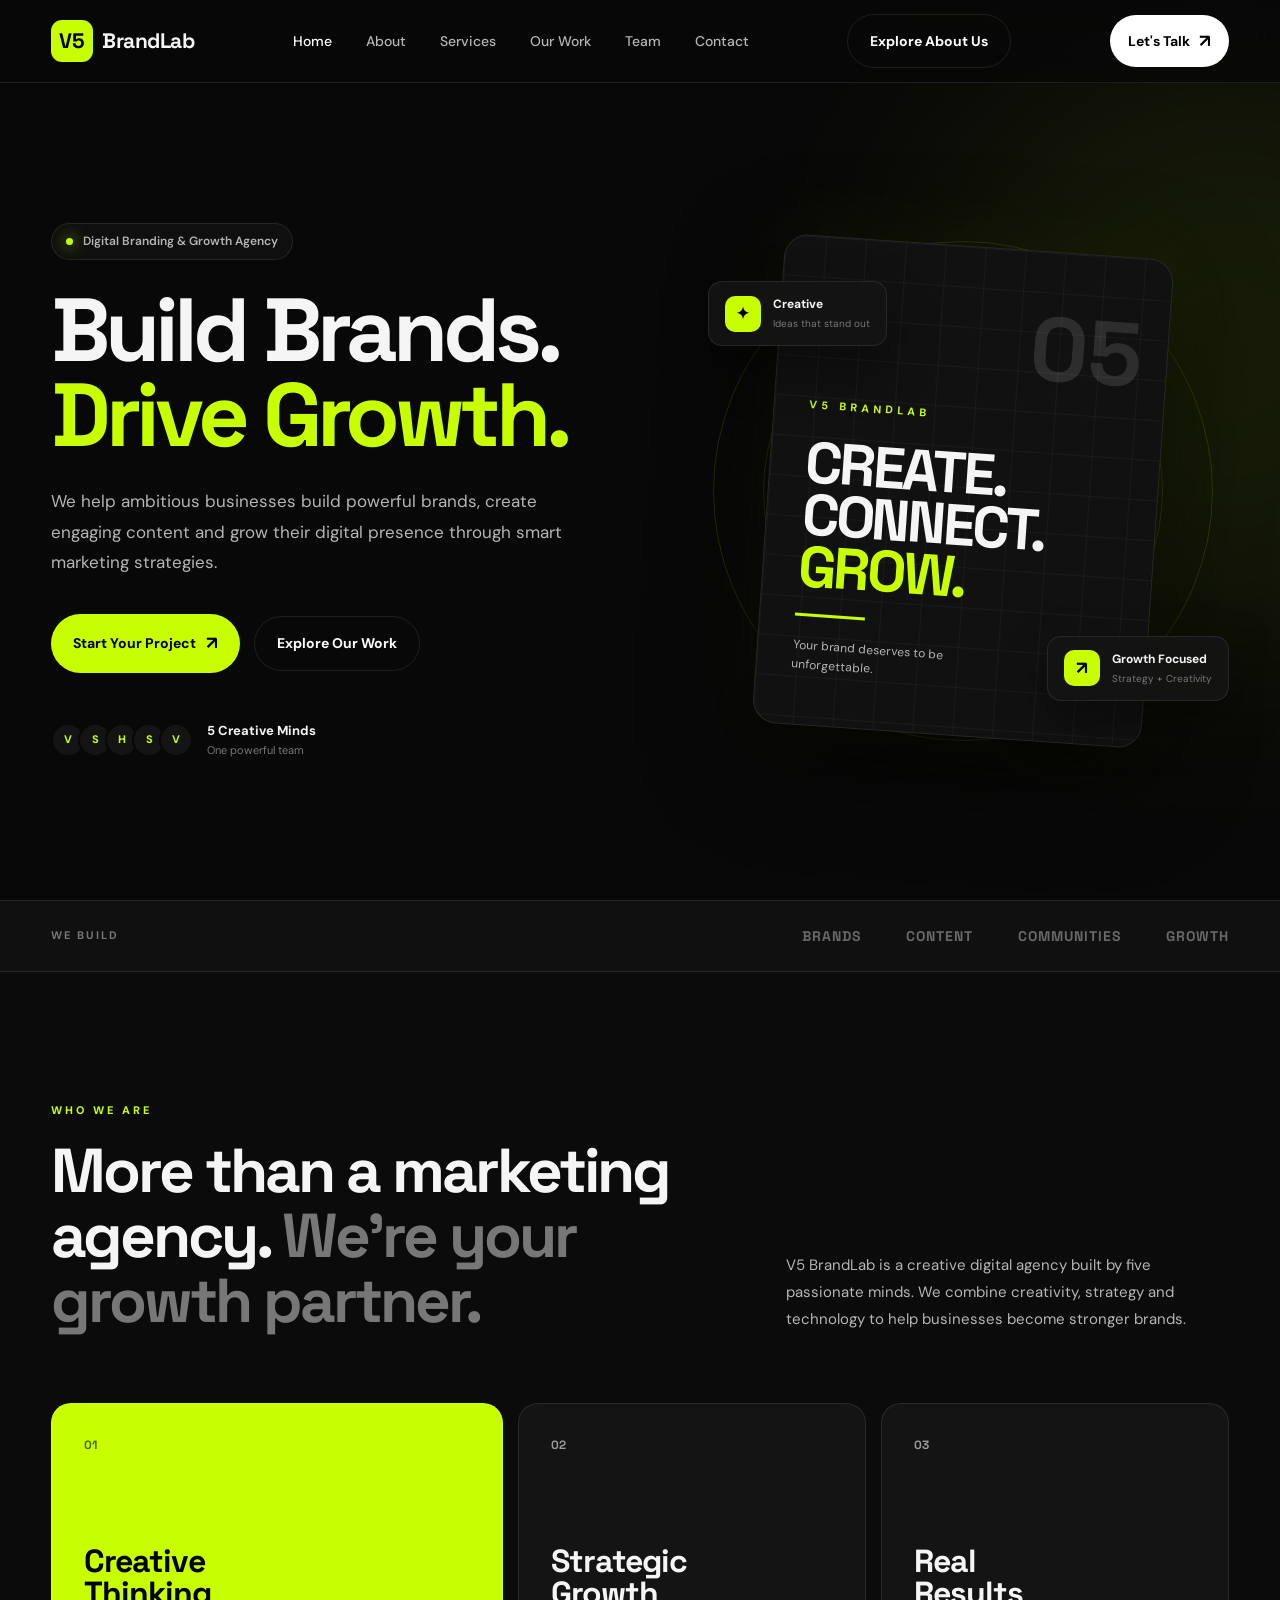
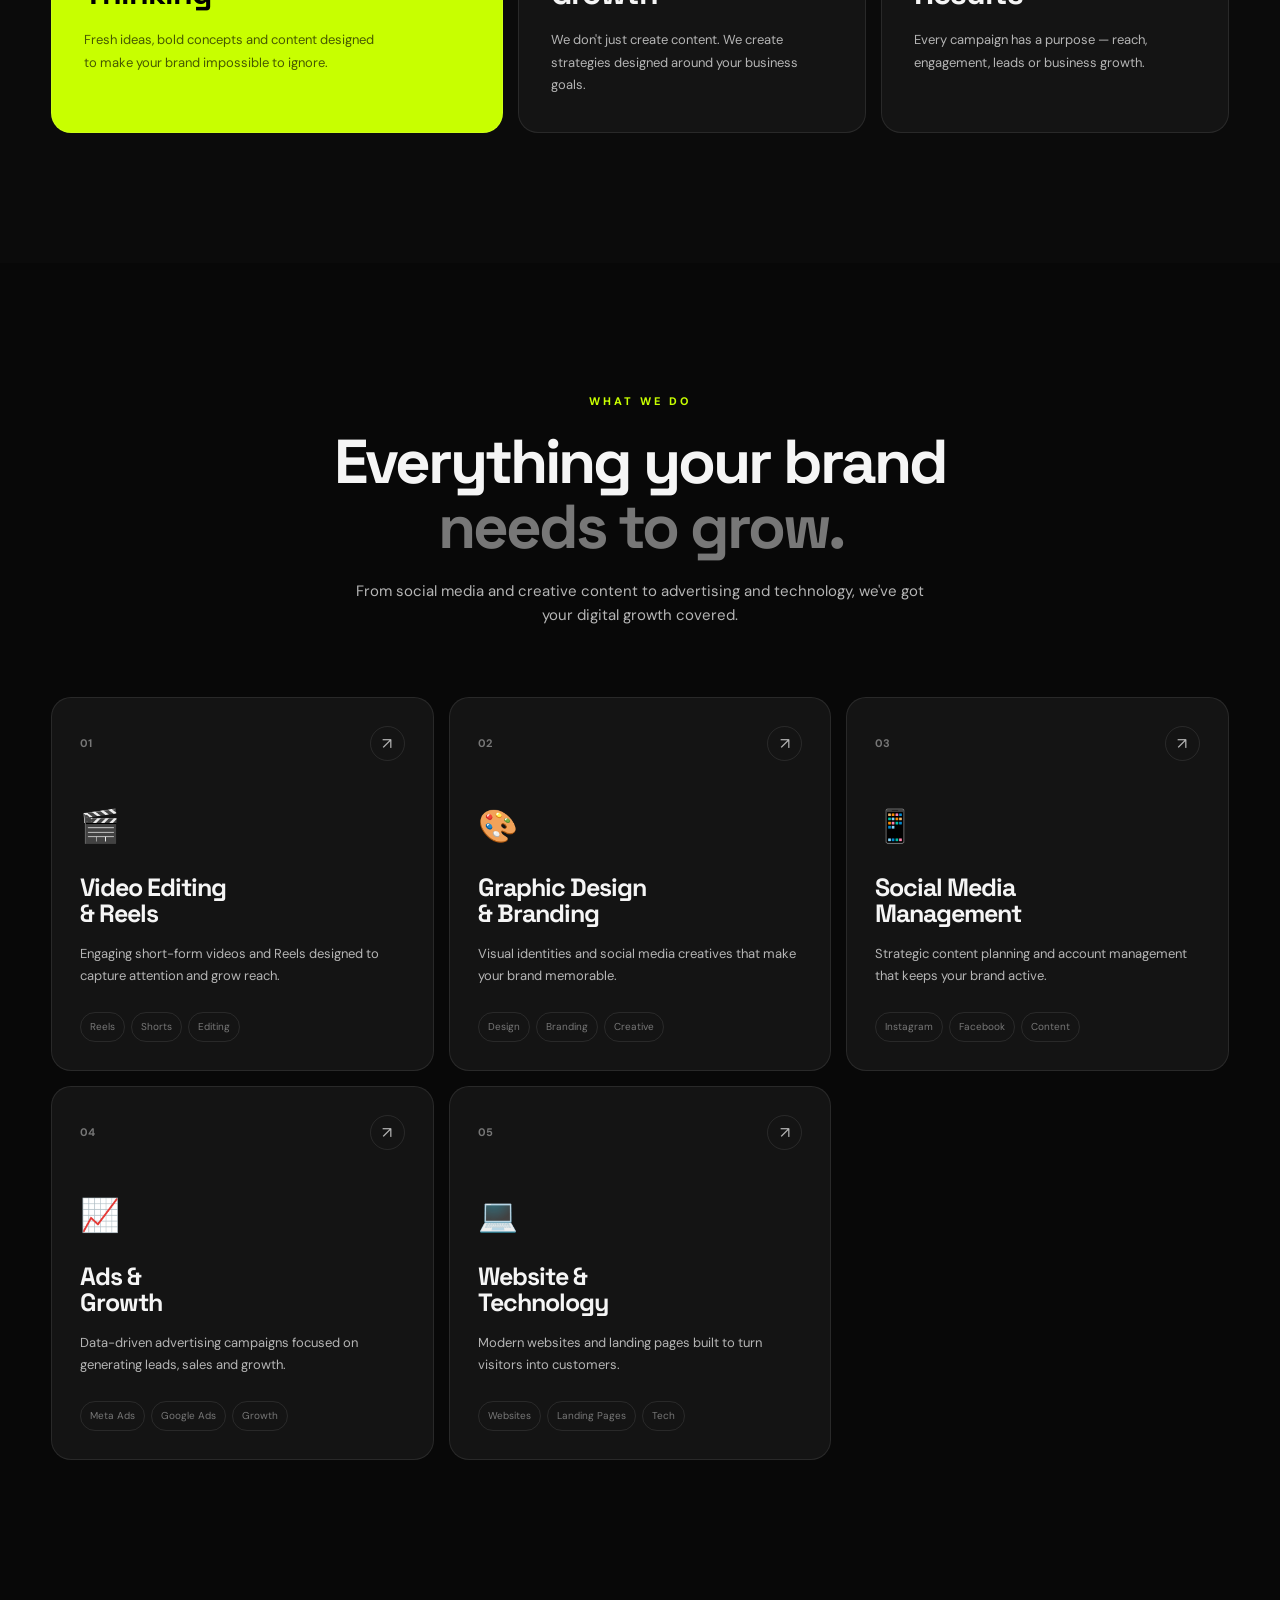
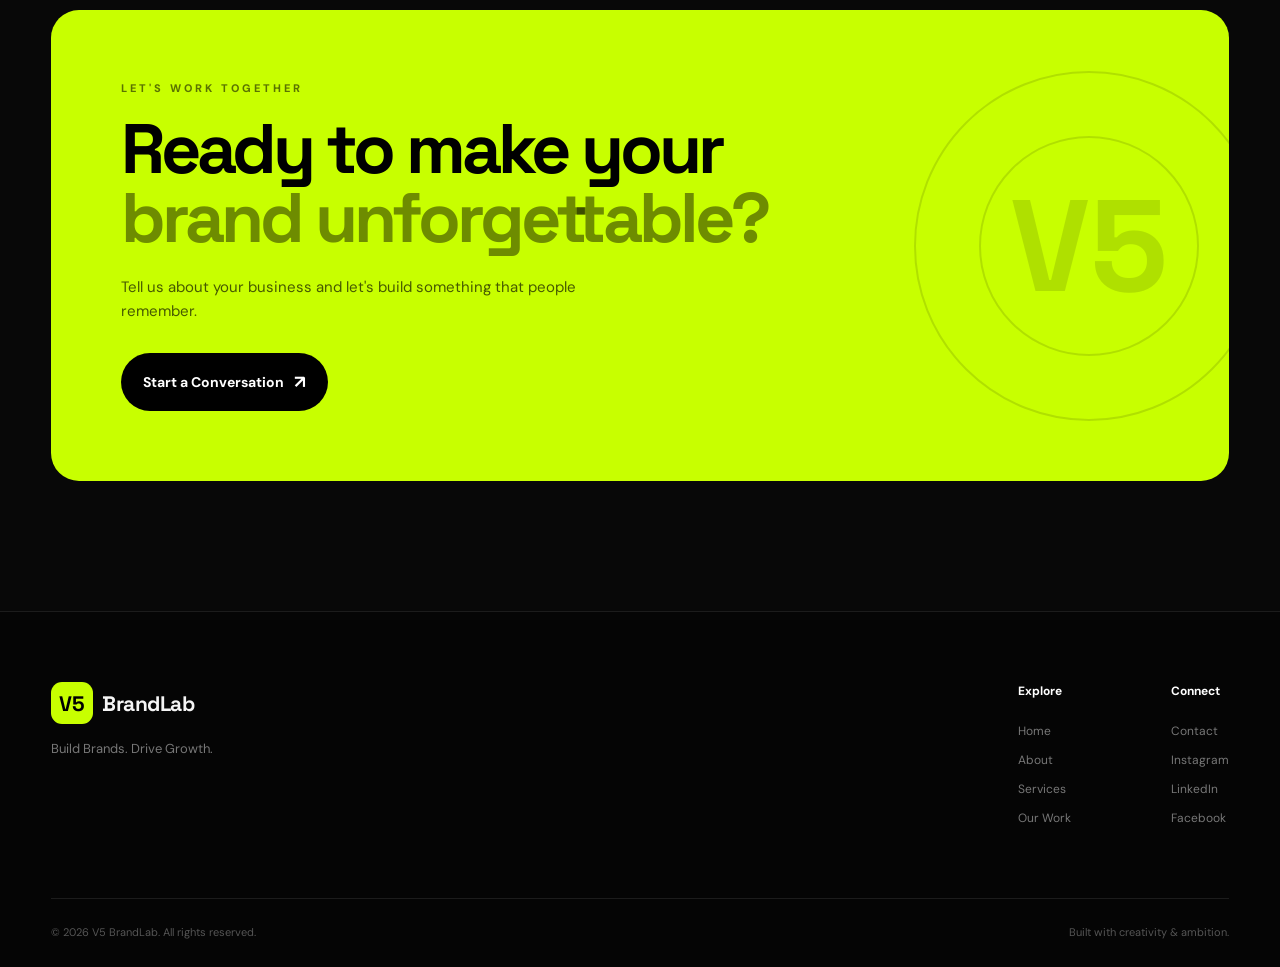
<file: index.html>
<!DOCTYPE html>
<html lang="en">
<head>
    <meta charset="UTF-8">

    <meta name="viewport" content="width=device-width, initial-scale=1.0">

    <meta name="description"
        content="V5 BrandLab is a digital branding and growth agency helping businesses build powerful brands through social media, content, design, advertising and technology.">

    <meta name="keywords"
        content="V5 BrandLab, digital marketing agency, social media marketing, branding, reels, graphic design, Meta Ads, website development">

    <meta name="author" content="V5 BrandLab">

    <title>V5 BrandLab | Build Brands. Drive Growth.</title>

<!-- index.html -->
<link rel="stylesheet" href="style.css">

    <!-- Google Font -->
    <link rel="preconnect" href="https://fonts.googleapis.com">
    <link rel="preconnect" href="https://fonts.gstatic.com" crossorigin>
    <link href="https://fonts.googleapis.com/css2?family=DM+Sans:wght@400;500;600;700&family=Space+Grotesk:wght@400;500;600;700&display=swap"
        rel="stylesheet">
</head>

<body>

    <!-- =========================
         NAVBAR
    ========================== -->

    <header class="navbar">

        <div class="container nav-container">

            <a href="#" class="logo">
                <span class="logo-v">V5</span>
                <span class="logo-text">BrandLab</span>
            </a>

            <nav class="nav-menu">
    <a href="index.html" class="active">Home</a>
    <a href="about.html">About</a>
    <a href="services.html">Services</a>
    <a href="portfolio.html">Our Work</a>
    <a href="about.html#team">Team</a>
    <a href="contact.html">Contact</a>
</nav>

            <a href="about.html" class="btn btn-secondary">
    Explore About Us
</a>
            <a href="#contact" class="nav-button">
                Let's Talk
                <span>↗</span>
            </a>

        </div>

    </header>


    <main>

        <!-- =========================
             HERO SECTION
        ========================== -->

        <section class="hero" id="home">

            <div class="hero-background"></div>

            <div class="container hero-container">

                <div class="hero-content">

                    <div class="hero-badge">
                        <span class="badge-dot"></span>
                        Digital Branding & Growth Agency
                    </div>

                    <h1>
                        Build Brands.
                        <br>
                        <span>Drive Growth.</span>
                    </h1>

                    <p class="hero-description">
                        We help ambitious businesses build powerful brands,
                        create engaging content and grow their digital presence
                        through smart marketing strategies.
                    </p>

                    <div class="hero-buttons">

                        <a href="#contact" class="btn btn-primary">
                            Start Your Project
                            <span>↗</span>
                        </a>

                        <a href="#work" class="btn btn-secondary">
                            Explore Our Work
                        </a>

                    </div>

                    <div class="hero-trust">

                        <div class="trust-avatars">
                            <span>V</span>
                            <span>S</span>
                            <span>H</span>
                            <span>S</span>
                            <span>V</span>
                        </div>

                        <div>
                            <strong>5 Creative Minds</strong>
                            <small>One powerful team</small>
                        </div>

                    </div>

                </div>


                <!-- Hero Visual -->

                <div class="hero-visual">

                    <div class="visual-circle circle-one"></div>
                    <div class="visual-circle circle-two"></div>

                    <div class="floating-card card-top">

                        <div class="card-icon">✦</div>

                        <div>
                            <strong>Creative</strong>
                            <small>Ideas that stand out</small>
                        </div>

                    </div>


                    <div class="main-visual">

                        <div class="visual-grid"></div>

                        <div class="visual-content">

                            <span class="visual-label">
                                V5 BRANDLAB
                            </span>

                            <h2>
                                CREATE.
                                <br>
                                CONNECT.
                                <br>
                                <span>GROW.</span>
                            </h2>

                            <div class="visual-line"></div>

                            <p>
                                Your brand deserves
                                to be unforgettable.
                            </p>

                        </div>

                        <div class="visual-number">
                            05
                        </div>

                    </div>


                    <div class="floating-card card-bottom">

                        <div class="growth-icon">
                            ↗
                        </div>

                        <div>
                            <strong>Growth Focused</strong>
                            <small>Strategy + Creativity</small>
                        </div>

                    </div>

                </div>

            </div>

        </section>


        <!-- =========================
             BRAND STRIP
        ========================== -->

        <section class="brand-strip">

            <div class="container brand-strip-content">

                <span>WE BUILD</span>

                <div class="strip-items">
                    <span>BRANDS</span>
                    <span>CONTENT</span>
                    <span>COMMUNITIES</span>
                    <span>GROWTH</span>
                </div>

            </div>

        </section>


        <!-- =========================
             ABOUT PREVIEW
        ========================== -->

        <section class="about-preview section" id="about">

            <div class="container">

                <div class="section-header">

                    <div>
                        <span class="section-label">WHO WE ARE</span>

                        <h2>
                            More than a marketing agency.
                            <span>We're your growth partner.</span>
                        </h2>
                    </div>

                    <p>
                        V5 BrandLab is a creative digital agency built by
                        five passionate minds. We combine creativity,
                        strategy and technology to help businesses
                        become stronger brands.
                    </p>

                </div>


                <div class="about-grid">

                    <div class="about-card about-card-large">

                        <div class="about-card-number">
                            01
                        </div>

                        <h3>
                            Creative
                            <br>
                            Thinking
                        </h3>

                        <p>
                            Fresh ideas, bold concepts and content
                            designed to make your brand impossible
                            to ignore.
                        </p>

                    </div>


                    <div class="about-card">

                        <div class="about-card-number">
                            02
                        </div>

                        <h3>
                            Strategic
                            <br>
                            Growth
                        </h3>

                        <p>
                            We don't just create content. We create
                            strategies designed around your business goals.
                        </p>

                    </div>


                    <div class="about-card">

                        <div class="about-card-number">
                            03
                        </div>

                        <h3>
                            Real
                            <br>
                            Results
                        </h3>

                        <p>
                            Every campaign has a purpose — reach,
                            engagement, leads or business growth.
                        </p>

                    </div>

                </div>

            </div>

        </section>


        <!-- =========================
             SERVICES PREVIEW
        ========================== -->

        <section class="services section" id="services">

            <div class="container">

                <div class="section-heading-center">

                    <span class="section-label">
                        WHAT WE DO
                    </span>

                    <h2>
                        Everything your brand
                        <span>needs to grow.</span>
                    </h2>

                    <p>
                        From social media and creative content to advertising
                        and technology, we've got your digital growth covered.
                    </p>

                </div>


                <div class="services-grid">

                    <!-- Service 1 -->

                    <div class="service-card">

                        <div class="service-top">
                            <span class="service-number">01</span>
                            <span class="service-arrow">↗</span>
                        </div>

                        <div class="service-icon">
                            🎬
                        </div>

                        <h3>
                            Video Editing
                            <br>
                            & Reels
                        </h3>

                        <p>
                            Engaging short-form videos and Reels
                            designed to capture attention and grow reach.
                        </p>

                        <div class="service-tags">
                            <span>Reels</span>
                            <span>Shorts</span>
                            <span>Editing</span>
                        </div>

                    </div>


                    <!-- Service 2 -->

                    <div class="service-card">

                        <div class="service-top">
                            <span class="service-number">02</span>
                            <span class="service-arrow">↗</span>
                        </div>

                        <div class="service-icon">
                            🎨
                        </div>

                        <h3>
                            Graphic Design
                            <br>
                            & Branding
                        </h3>

                        <p>
                            Visual identities and social media creatives
                            that make your brand memorable.
                        </p>

                        <div class="service-tags">
                            <span>Design</span>
                            <span>Branding</span>
                            <span>Creative</span>
                        </div>

                    </div>


                    <!-- Service 3 -->

                    <div class="service-card">

                        <div class="service-top">
                            <span class="service-number">03</span>
                            <span class="service-arrow">↗</span>
                        </div>

                        <div class="service-icon">
                            📱
                        </div>

                        <h3>
                            Social Media
                            <br>
                            Management
                        </h3>

                        <p>
                            Strategic content planning and account
                            management that keeps your brand active.
                        </p>

                        <div class="service-tags">
                            <span>Instagram</span>
                            <span>Facebook</span>
                            <span>Content</span>
                        </div>

                    </div>


                    <!-- Service 4 -->

                    <div class="service-card">

                        <div class="service-top">
                            <span class="service-number">04</span>
                            <span class="service-arrow">↗</span>
                        </div>

                        <div class="service-icon">
                            📈
                        </div>

                        <h3>
                            Ads &
                            <br>
                            Growth
                        </h3>

                        <p>
                            Data-driven advertising campaigns focused
                            on generating leads, sales and growth.
                        </p>

                        <div class="service-tags">
                            <span>Meta Ads</span>
                            <span>Google Ads</span>
                            <span>Growth</span>
                        </div>

                    </div>


                    <!-- Service 5 -->

                    <div class="service-card">

                        <div class="service-top">
                            <span class="service-number">05</span>
                            <span class="service-arrow">↗</span>
                        </div>

                        <div class="service-icon">
                            💻
                        </div>

                        <h3>
                            Website &
                            <br>
                            Technology
                        </h3>

                        <p>
                            Modern websites and landing pages built
                            to turn visitors into customers.
                        </p>

                        <div class="service-tags">
                            <span>Websites</span>
                            <span>Landing Pages</span>
                            <span>Tech</span>
                        </div>

                    </div>

                </div>

            </div>

        </section>


        <!-- =========================
             CTA SECTION
        ========================== -->

        <section class="cta section" id="contact">

            <div class="container">

                <div class="cta-box">

                    <div class="cta-content">

                        <span class="section-label">
                            LET'S WORK TOGETHER
                        </span>

                        <h2>
                            Ready to make your
                            <span>brand unforgettable?</span>
                        </h2>

                        <p>
                            Tell us about your business and let's build
                            something that people remember.
                        </p>

                        <a href="mailto:v5brandlabs@gmail.com"
                            class="btn btn-light">
                            Start a Conversation
                            <span>↗</span>
                        </a>

                    </div>


                    <div class="cta-decoration">

                        <div class="cta-circle circle-a"></div>
                        <div class="cta-circle circle-b"></div>

                        <span>V5</span>

                    </div>

                </div>

            </div>

        </section>

    </main>


    <!-- =========================
         FOOTER
    ========================== -->

    <footer class="footer">

        <div class="container">

            <div class="footer-top">

                <div class="footer-brand">

                    <a href="#" class="logo">
                        <span class="logo-v">V5</span>
                        <span class="logo-text">BrandLab</span>
                    </a>

                    <p>
                        Build Brands. Drive Growth.
                    </p>

                </div>


                <div class="footer-links">

                    <div>
                        <h4>Explore</h4>

                        <a href="#home">Home</a>
                        <a href="#about">About</a>
                        <a href="#services">Services</a>
                        <a href="#work">Our Work</a>
                    </div>


                    <div>
                        <h4>Connect</h4>

                        <a href="#contact">Contact</a>
                        <a href="#">Instagram</a>
                        <a href="#">LinkedIn</a>
                        <a href="#">Facebook</a>
                    </div>

                </div>

            </div>


            <div class="footer-bottom">

                <p>
                    © 2026 V5 BrandLab. All rights reserved.
                </p>

                <p>
                    Built with creativity & ambition.
                </p>

            </div>

        </div>

    </footer>

</body>
</html>
</file>
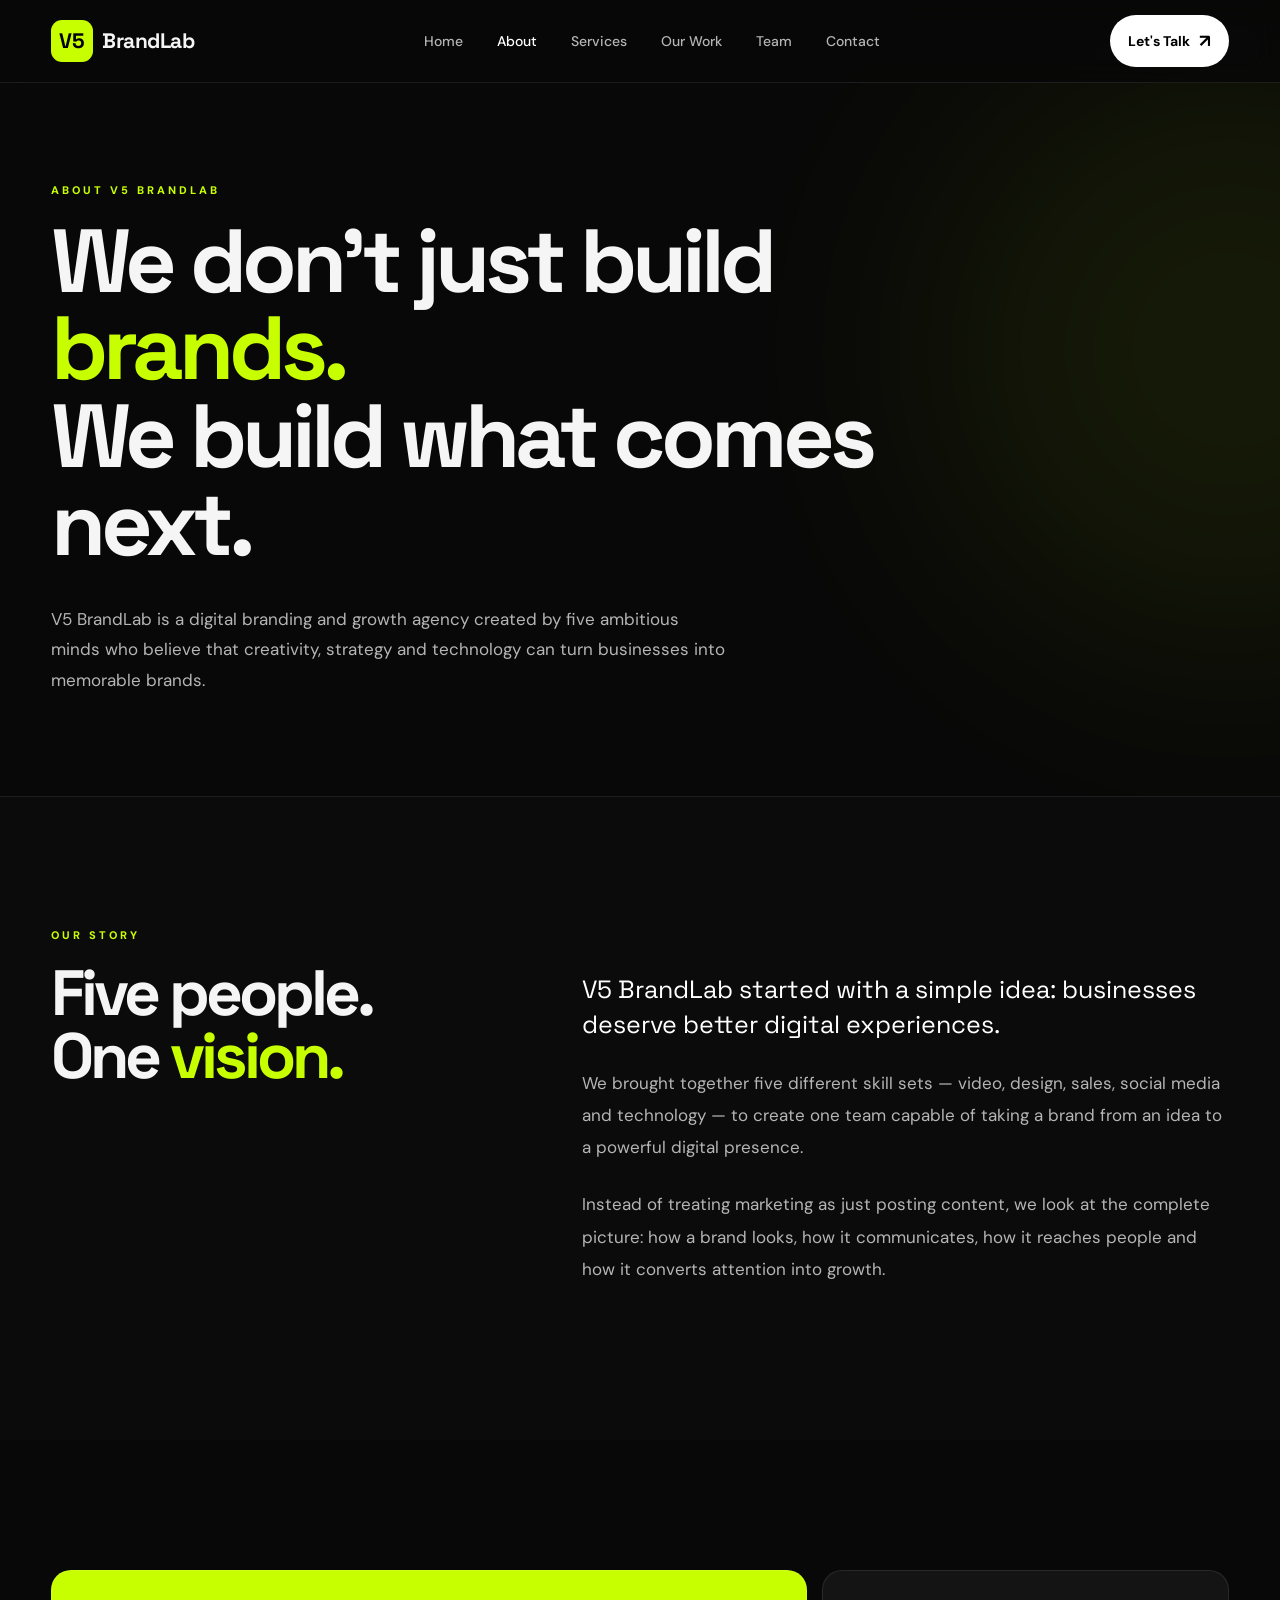
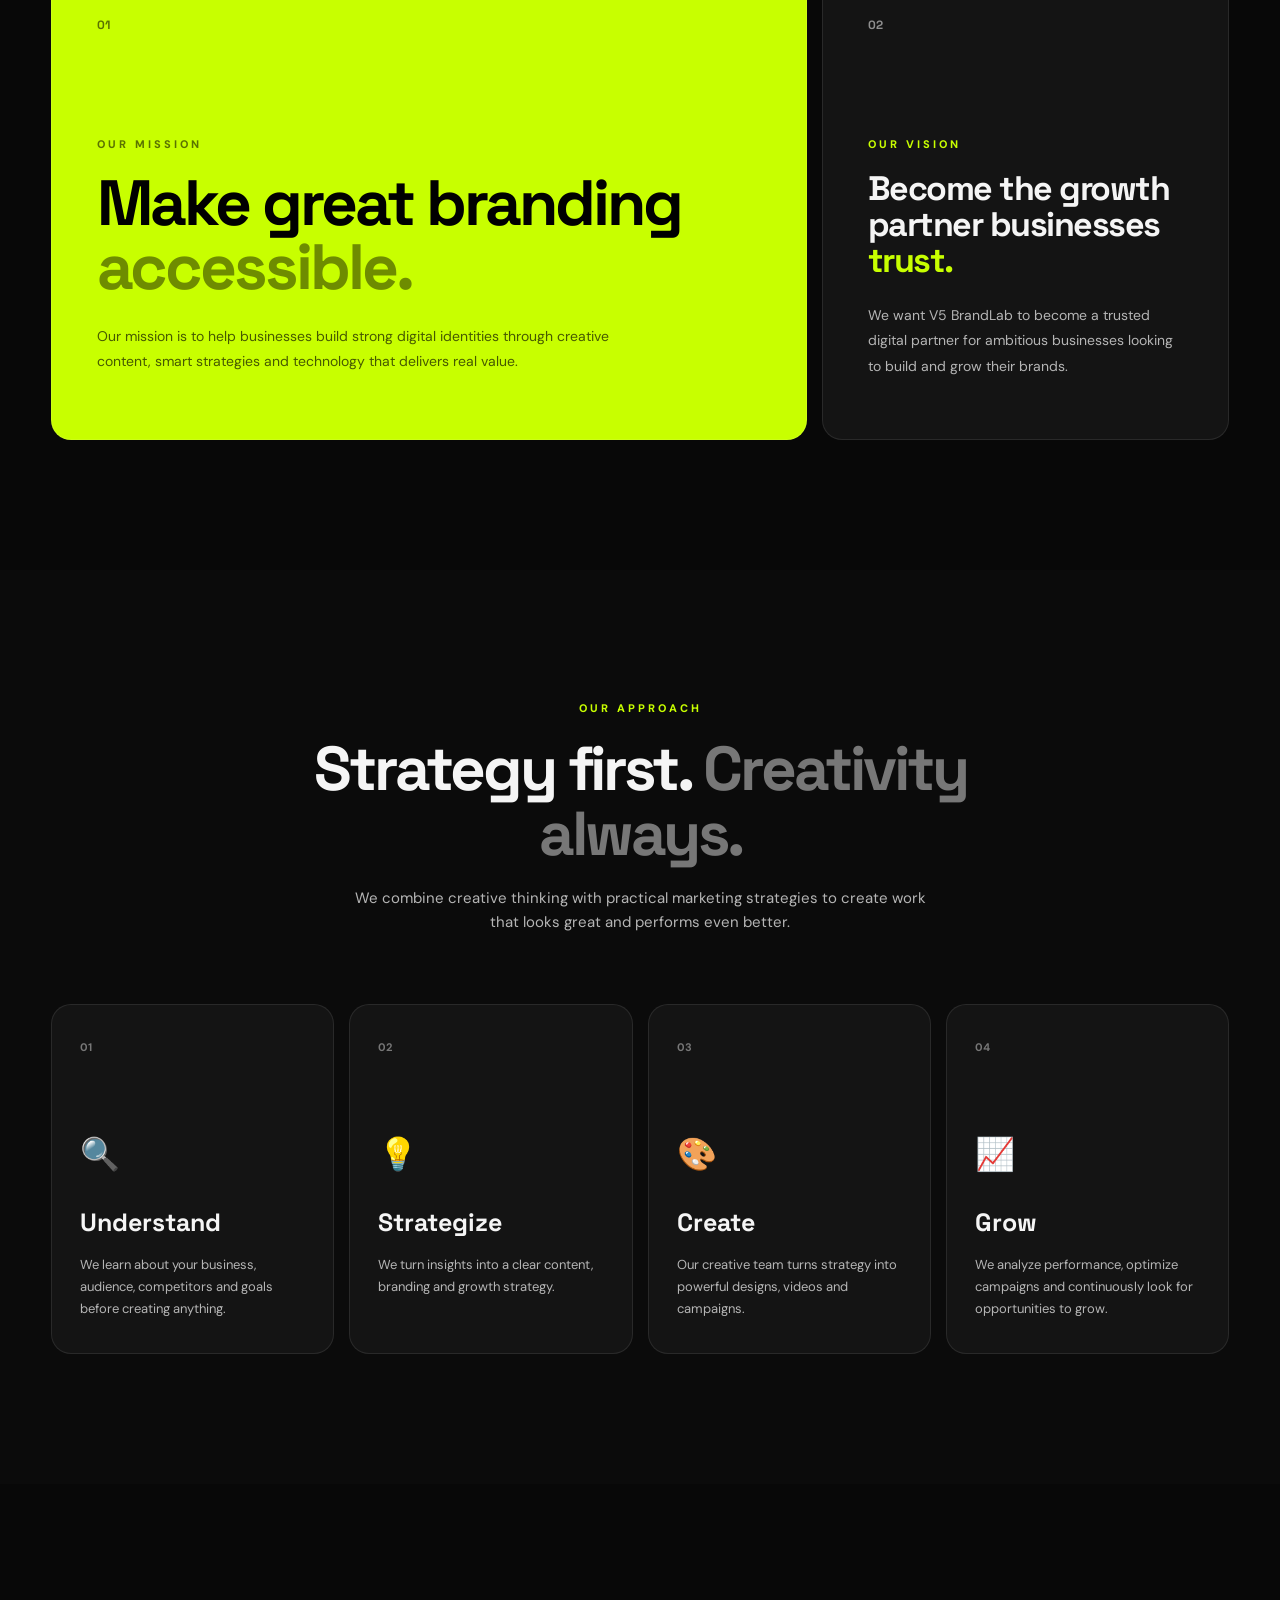
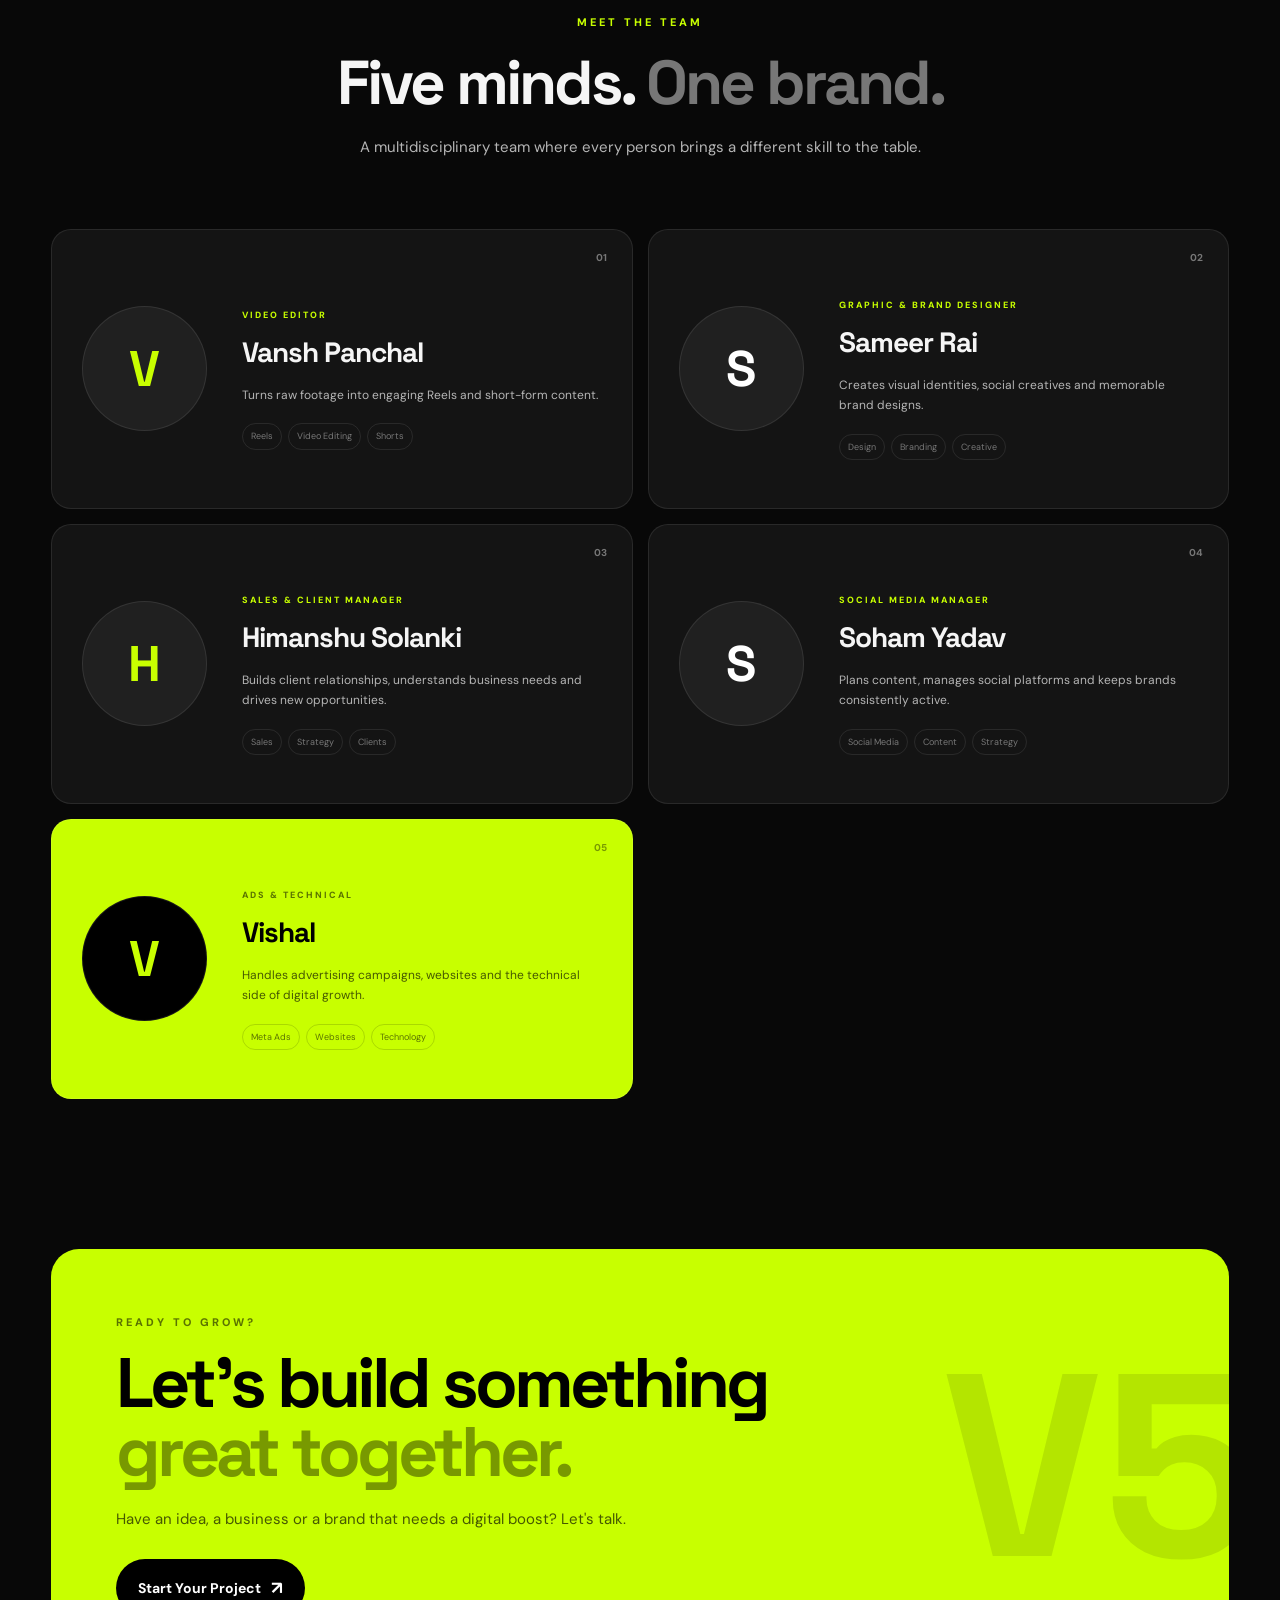
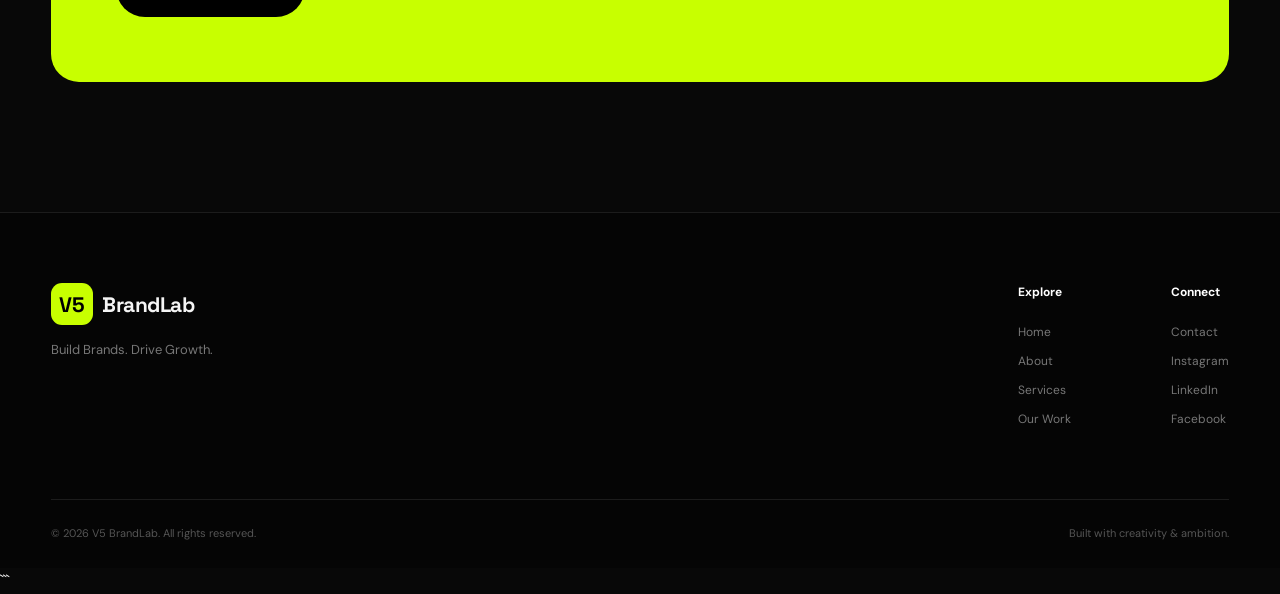
<file: about.html>
<!DOCTYPE html>
<html lang="en">

<head>
    <meta charset="UTF-8">

    <meta name="viewport" content="width=device-width, initial-scale=1.0">

    <meta name="description"
        content="Learn about V5 BrandLab, our mission, vision, approach and creative team.">

    <meta name="author" content="V5 BrandLab">

    <title>About Us | V5 BrandLab</title>

<!-- about.html -->
<link rel="stylesheet" href="style.css">
<link rel="stylesheet" href="about.css">

    <link rel="preconnect" href="https://fonts.googleapis.com">
    <link rel="preconnect" href="https://fonts.gstatic.com" crossorigin>

    <link href="https://fonts.googleapis.com/css2?family=DM+Sans:wght@400;500;600;700&family=Space+Grotesk:wght@400;500;600;700&display=swap"
        rel="stylesheet">
</head>

<body>

    <!-- =========================
         NAVBAR
    ========================== -->

    <header class="navbar">

        <div class="container nav-container">

            <a href="index.html" class="logo">
                <span class="logo-v">V5</span>
                <span class="logo-text">BrandLab</span>
            </a>

            <nav class="nav-menu">

                <a href="index.html">Home</a>
                <a href="about.html" class="active">About</a>
                <a href="services.html">Services</a>
                <a href="portfolio.html">Our Work</a>
                <a href="about.html#team">Team</a>
                <a href="contact.html">Contact</a>

            </nav>

            <a href="contact.html" class="nav-button">
                Let's Talk
                <span>↗</span>
            </a>

        </div>

    </header>


    <main>

        <!-- =========================
             ABOUT HERO
        ========================== -->

        <section class="about-hero">

            <div class="about-glow"></div>

            <div class="container about-hero-content">

                <span class="section-label">
                    ABOUT V5 BRANDLAB
                </span>

                <h1>
                    We don't just build
                    <span>brands.</span>
                    <br>
                    We build what comes next.
                </h1>

                <p>
                    V5 BrandLab is a digital branding and growth agency
                    created by five ambitious minds who believe that
                    creativity, strategy and technology can turn
                    businesses into memorable brands.
                </p>

            </div>

        </section>


        <!-- =========================
             OUR STORY
        ========================== -->

        <section class="story section">

            <div class="container story-grid">

                <div class="story-heading">

                    <span class="section-label">
                        OUR STORY
                    </span>

                    <h2>
                        Five people.
                        <br>
                        One <span>vision.</span>
                    </h2>

                </div>

                <div class="story-content">

                    <p>
                        V5 BrandLab started with a simple idea:
                        businesses deserve better digital experiences.
                    </p>

                    <p>
                        We brought together five different skill sets —
                        video, design, sales, social media and technology —
                        to create one team capable of taking a brand
                        from an idea to a powerful digital presence.
                    </p>

                    <p>
                        Instead of treating marketing as just posting
                        content, we look at the complete picture:
                        how a brand looks, how it communicates,
                        how it reaches people and how it converts
                        attention into growth.
                    </p>

                </div>

            </div>

        </section>


        <!-- =========================
             MISSION / VISION
        ========================== -->

        <section class="mission-section section">

            <div class="container">

                <div class="mission-grid">

                    <div class="mission-card mission-main">

                        <span class="mission-number">
                            01
                        </span>

                        <span class="section-label">
                            OUR MISSION
                        </span>

                        <h2>
                            Make great branding
                            <span>accessible.</span>
                        </h2>

                        <p>
                            Our mission is to help businesses build
                            strong digital identities through creative
                            content, smart strategies and technology
                            that delivers real value.
                        </p>

                    </div>


                    <div class="mission-card">

                        <span class="mission-number">
                            02
                        </span>

                        <span class="section-label">
                            OUR VISION
                        </span>

                        <h3>
                            Become the growth
                            partner businesses
                            <span>trust.</span>
                        </h3>

                        <p>
                            We want V5 BrandLab to become a trusted
                            digital partner for ambitious businesses
                            looking to build and grow their brands.
                        </p>

                    </div>

                </div>

            </div>

        </section>


        <!-- =========================
             OUR APPROACH
        ========================== -->

        <section class="approach section">

            <div class="container">

                <div class="section-heading-center">

                    <span class="section-label">
                        OUR APPROACH
                    </span>

                    <h2>
                        Strategy first.
                        <span>Creativity always.</span>
                    </h2>

                    <p>
                        We combine creative thinking with practical
                        marketing strategies to create work that looks
                        great and performs even better.
                    </p>

                </div>


                <div class="approach-grid">

                    <div class="approach-card">

                        <span>01</span>

                        <div class="approach-icon">
                            🔍
                        </div>

                        <h3>
                            Understand
                        </h3>

                        <p>
                            We learn about your business, audience,
                            competitors and goals before creating anything.
                        </p>

                    </div>


                    <div class="approach-card">

                        <span>02</span>

                        <div class="approach-icon">
                            💡
                        </div>

                        <h3>
                            Strategize
                        </h3>

                        <p>
                            We turn insights into a clear content,
                            branding and growth strategy.
                        </p>

                    </div>


                    <div class="approach-card">

                        <span>03</span>

                        <div class="approach-icon">
                            🎨
                        </div>

                        <h3>
                            Create
                        </h3>

                        <p>
                            Our creative team turns strategy into
                            powerful designs, videos and campaigns.
                        </p>

                    </div>


                    <div class="approach-card">

                        <span>04</span>

                        <div class="approach-icon">
                            📈
                        </div>

                        <h3>
                            Grow
                        </h3>

                        <p>
                            We analyze performance, optimize campaigns
                            and continuously look for opportunities to grow.
                        </p>

                    </div>

                </div>

            </div>

        </section>


        <!-- =========================
             TEAM
        ========================== -->

        <section class="team-section section" id="team">

            <div class="container">

                <div class="section-heading-center">

                    <span class="section-label">
                        MEET THE TEAM
                    </span>

                    <h2>
                        Five minds.
                        <span>One brand.</span>
                    </h2>

                    <p>
                        A multidisciplinary team where every person
                        brings a different skill to the table.
                    </p>

                </div>


                <div class="team-grid">

                    <!-- Vansh -->

                    <article class="team-card">

                        <div class="team-number">
                            01
                        </div>

                        <div class="team-avatar avatar-vansh">
                            V
                        </div>

                        <div class="team-info">

                            <span class="team-role">
                                VIDEO EDITOR
                            </span>

                            <h3>
                                Vansh Panchal
                            </h3>

                            <p>
                                Turns raw footage into engaging
                                Reels and short-form content.
                            </p>

                            <div class="team-skills">
                                <span>Reels</span>
                                <span>Video Editing</span>
                                <span>Shorts</span>
                            </div>

                        </div>

                    </article>


                    <!-- Sameer -->

                    <article class="team-card">

                        <div class="team-number">
                            02
                        </div>

                        <div class="team-avatar avatar-sameer">
                            S
                        </div>

                        <div class="team-info">

                            <span class="team-role">
                                GRAPHIC & BRAND DESIGNER
                            </span>

                            <h3>
                                Sameer Rai
                            </h3>

                            <p>
                                Creates visual identities, social
                                creatives and memorable brand designs.
                            </p>

                            <div class="team-skills">
                                <span>Design</span>
                                <span>Branding</span>
                                <span>Creative</span>
                            </div>

                        </div>

                    </article>


                    <!-- Himanshu -->

                    <article class="team-card">

                        <div class="team-number">
                            03
                        </div>

                        <div class="team-avatar avatar-himanshu">
                            H
                        </div>

                        <div class="team-info">

                            <span class="team-role">
                                SALES & CLIENT MANAGER
                            </span>

                            <h3>
                                Himanshu Solanki
                            </h3>

                            <p>
                                Builds client relationships, understands
                                business needs and drives new opportunities.
                            </p>

                            <div class="team-skills">
                                <span>Sales</span>
                                <span>Strategy</span>
                                <span>Clients</span>
                            </div>

                        </div>

                    </article>


                    <!-- Soham -->

                    <article class="team-card">

                        <div class="team-number">
                            04
                        </div>

                        <div class="team-avatar avatar-soham">
                            S
                        </div>

                        <div class="team-info">

                            <span class="team-role">
                                SOCIAL MEDIA MANAGER
                            </span>

                            <h3>
                                Soham Yadav
                            </h3>

                            <p>
                                Plans content, manages social platforms
                                and keeps brands consistently active.
                            </p>

                            <div class="team-skills">
                                <span>Social Media</span>
                                <span>Content</span>
                                <span>Strategy</span>
                            </div>

                        </div>

                    </article>


                    <!-- Vishal -->

                    <article class="team-card team-card-featured">

                        <div class="team-number">
                            05
                        </div>

                        <div class="team-avatar avatar-vishal">
                            V
                        </div>

                        <div class="team-info">

                            <span class="team-role">
                                ADS & TECHNICAL
                            </span>

                            <h3>
                                Vishal
                            </h3>

                            <p>
                                Handles advertising campaigns, websites
                                and the technical side of digital growth.
                            </p>

                            <div class="team-skills">
                                <span>Meta Ads</span>
                                <span>Websites</span>
                                <span>Technology</span>
                            </div>

                        </div>

                    </article>

                </div>

            </div>

        </section>


        <!-- =========================
             CTA
        ========================== -->

        <section class="about-cta">

            <div class="container">

                <div class="about-cta-box">

                    <div>

                        <span class="section-label">
                            READY TO GROW?
                        </span>

                        <h2>
                            Let's build something
                            <span>great together.</span>
                        </h2>

                        <p>
                            Have an idea, a business or a brand that
                            needs a digital boost? Let's talk.
                        </p>

                        <a href="contact.html" class="btn btn-dark">
                            Start Your Project
                            <span>↗</span>
                        </a>

                    </div>

                    <div class="about-cta-mark">
                        V5
                    </div>

                </div>

            </div>

        </section>

    </main>


    <!-- =========================
         FOOTER
    ========================== -->

    <footer class="footer">

        <div class="container">

            <div class="footer-top">

                <div class="footer-brand">

                    <a href="index.html" class="logo">

                        <span class="logo-v">
                            V5
                        </span>

                        <span class="logo-text">
                            BrandLab
                        </span>

                    </a>

                    <p>
                        Build Brands. Drive Growth.
                    </p>

                </div>


                <div class="footer-links">

                    <div>

                        <h4>Explore</h4>

                        <a href="index.html">
                            Home
                        </a>

                        <a href="about.html">
                            About
                        </a>

                        <a href="services.html">
                            Services
                        </a>

                        <a href="portfolio.html">
                            Our Work
                        </a>

                    </div>


                    <div>

                        <h4>Connect</h4>

                        <a href="contact.html">
                            Contact
                        </a>

                        <a href="#">
                            Instagram
                        </a>

                        <a href="#">
                            LinkedIn
                        </a>

                        <a href="#">
                            Facebook
                        </a>

                    </div>

                </div>

            </div>


            <div class="footer-bottom">

                <p>
                    © 2026 V5 BrandLab. All rights reserved.
                </p>

                <p>
                    Built with creativity & ambition.
                </p>

            </div>

        </div>

    </footer>

</body>

</html>
```
</file>
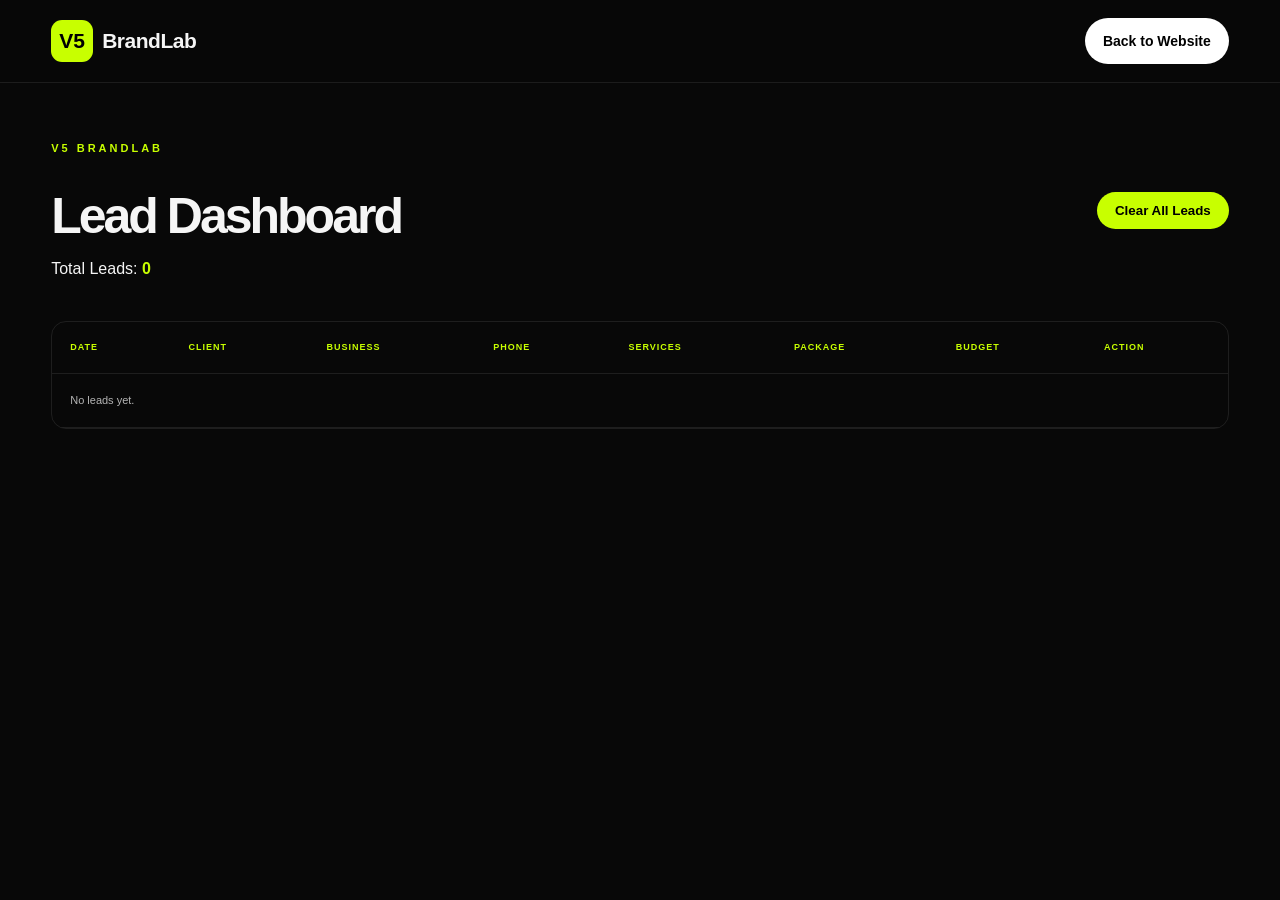
<file: admin.html>
<!DOCTYPE html>
<html lang="en">

<head>

    <meta charset="UTF-8">

    <meta name="viewport"
        content="width=device-width, initial-scale=1.0">

    <title>V5 BrandLab | Lead Dashboard</title>

    <link rel="stylesheet" href="style.css">

    <style>

        .admin-page {

            padding: 140px 0 80px;

        }

        .admin-header {

            display: flex;

            justify-content: space-between;

            align-items: center;

            margin-bottom: 40px;

        }

        .admin-header h1 {

            font-family: "Space Grotesk", sans-serif;

            font-size: 50px;

            letter-spacing: -3px;

        }

        .lead-count {

            color: var(--accent);

        }

        .lead-table-wrapper {

            overflow-x: auto;

            border: 1px solid var(--border);

            border-radius: 15px;

        }

        .lead-table {

            width: 100%;

            min-width: 900px;

            border-collapse: collapse;

        }

        .lead-table th,

        .lead-table td {

            padding: 18px;

            text-align: left;

            border-bottom: 1px solid var(--border);

            font-size: 11px;

        }

        .lead-table th {

            color: var(--accent);

            font-size: 9px;

            letter-spacing: 1px;

        }

        .lead-table td {

            color: var(--text-light);

        }

        .lead-table tr:hover {

            background: rgba(255,255,255,0.02);

        }

        .delete-button {

            padding: 7px 12px;

            border: 1px solid #333;

            border-radius: 50px;

            background: transparent;

            color: #fff;

            cursor: pointer;

        }

        .delete-button:hover {

            background: #ff4444;

            border-color: #ff4444;

        }

        .clear-button {

            padding: 11px 18px;

            border: none;

            border-radius: 50px;

            background: var(--accent);

            color: #000;

            font-weight: 700;

            cursor: pointer;

        }

        .empty-leads {

            padding: 80px;

            text-align: center;

            color: var(--text-muted);

        }

    </style>

</head>


<body>


<header class="navbar">

    <div class="container nav-container">

        <a href="index.html" class="logo">

            <span class="logo-v">
                V5
            </span>

            <span class="logo-text">
                BrandLab
            </span>

        </a>

        <a href="index.html" class="nav-button">

            Back to Website

        </a>

    </div>

</header>



<main class="admin-page">

    <div class="container">


        <div class="admin-header">

            <div>

                <span class="section-label">
                    V5 BRANDLAB
                </span>

                <h1>
                    Lead Dashboard
                </h1>

                <p>

                    Total Leads:
                    <strong
                        class="lead-count"
                        id="leadCount">
                        0
                    </strong>

                </p>

            </div>


            <button
                class="clear-button"
                onclick="clearAllLeads()">

                Clear All Leads

            </button>

        </div>



        <div class="lead-table-wrapper">

            <table class="lead-table">

                <thead>

                    <tr>

                        <th>
                            DATE
                        </th>

                        <th>
                            CLIENT
                        </th>

                        <th>
                            BUSINESS
                        </th>

                        <th>
                            PHONE
                        </th>

                        <th>
                            SERVICES
                        </th>

                        <th>
                            PACKAGE
                        </th>

                        <th>
                            BUDGET
                        </th>

                        <th>
                            ACTION
                        </th>

                    </tr>

                </thead>


                <tbody id="leadTable">

                </tbody>

            </table>

        </div>


    </div>

</main>



<script>


    function loadLeads() {


        const leads =
            JSON.parse(
                localStorage.getItem(
                    "v5BrandLabLeads"
                )
            ) || [];


        const table =
            document.getElementById(
                "leadTable"
            );


        const count =
            document.getElementById(
                "leadCount"
            );


        count.textContent =
            leads.length;


        table.innerHTML = "";


        if (leads.length === 0) {

            table.innerHTML = `

                <tr>

                    <td
                        colspan="8"
                        class="empty-leads">

                        No leads yet.

                    </td>

                </tr>

            `;

            return;

        }


        leads.forEach(function (lead, index) {


            const row =
                document.createElement("tr");


            row.innerHTML = `

                <td>
                    ${lead.date || "-"}
                </td>

                <td>
                    ${lead.name || "-"}
                </td>

                <td>
                    ${lead.business || "-"}
                </td>

                <td>
                    ${lead.phone || "-"}
                </td>

                <td>
                    ${(lead.services || []).join(", ")}
                </td>

                <td>
                    ${lead.packageName || "-"}
                </td>

                <td>
                    ${lead.budget || "-"}
                </td>

                <td>

                    <button
                        class="delete-button"
                        onclick="deleteLead(${index})">

                        Delete

                    </button>

                </td>

            `;


            table.appendChild(row);

        });

    }



    function deleteLead(index) {


        const leads =
            JSON.parse(
                localStorage.getItem(
                    "v5BrandLabLeads"
                )
            ) || [];


        leads.splice(index, 1);


        localStorage.setItem(
            "v5BrandLabLeads",
            JSON.stringify(leads)
        );


        loadLeads();

    }



    function clearAllLeads() {


        const confirmation =
            confirm(
                "Are you sure you want to delete all leads?"
            );


        if (!confirmation) {

            return;

        }


        localStorage.removeItem(
            "v5BrandLabLeads"
        );


        loadLeads();

    }



    loadLeads();


</script>


</body>

</html>
</file>
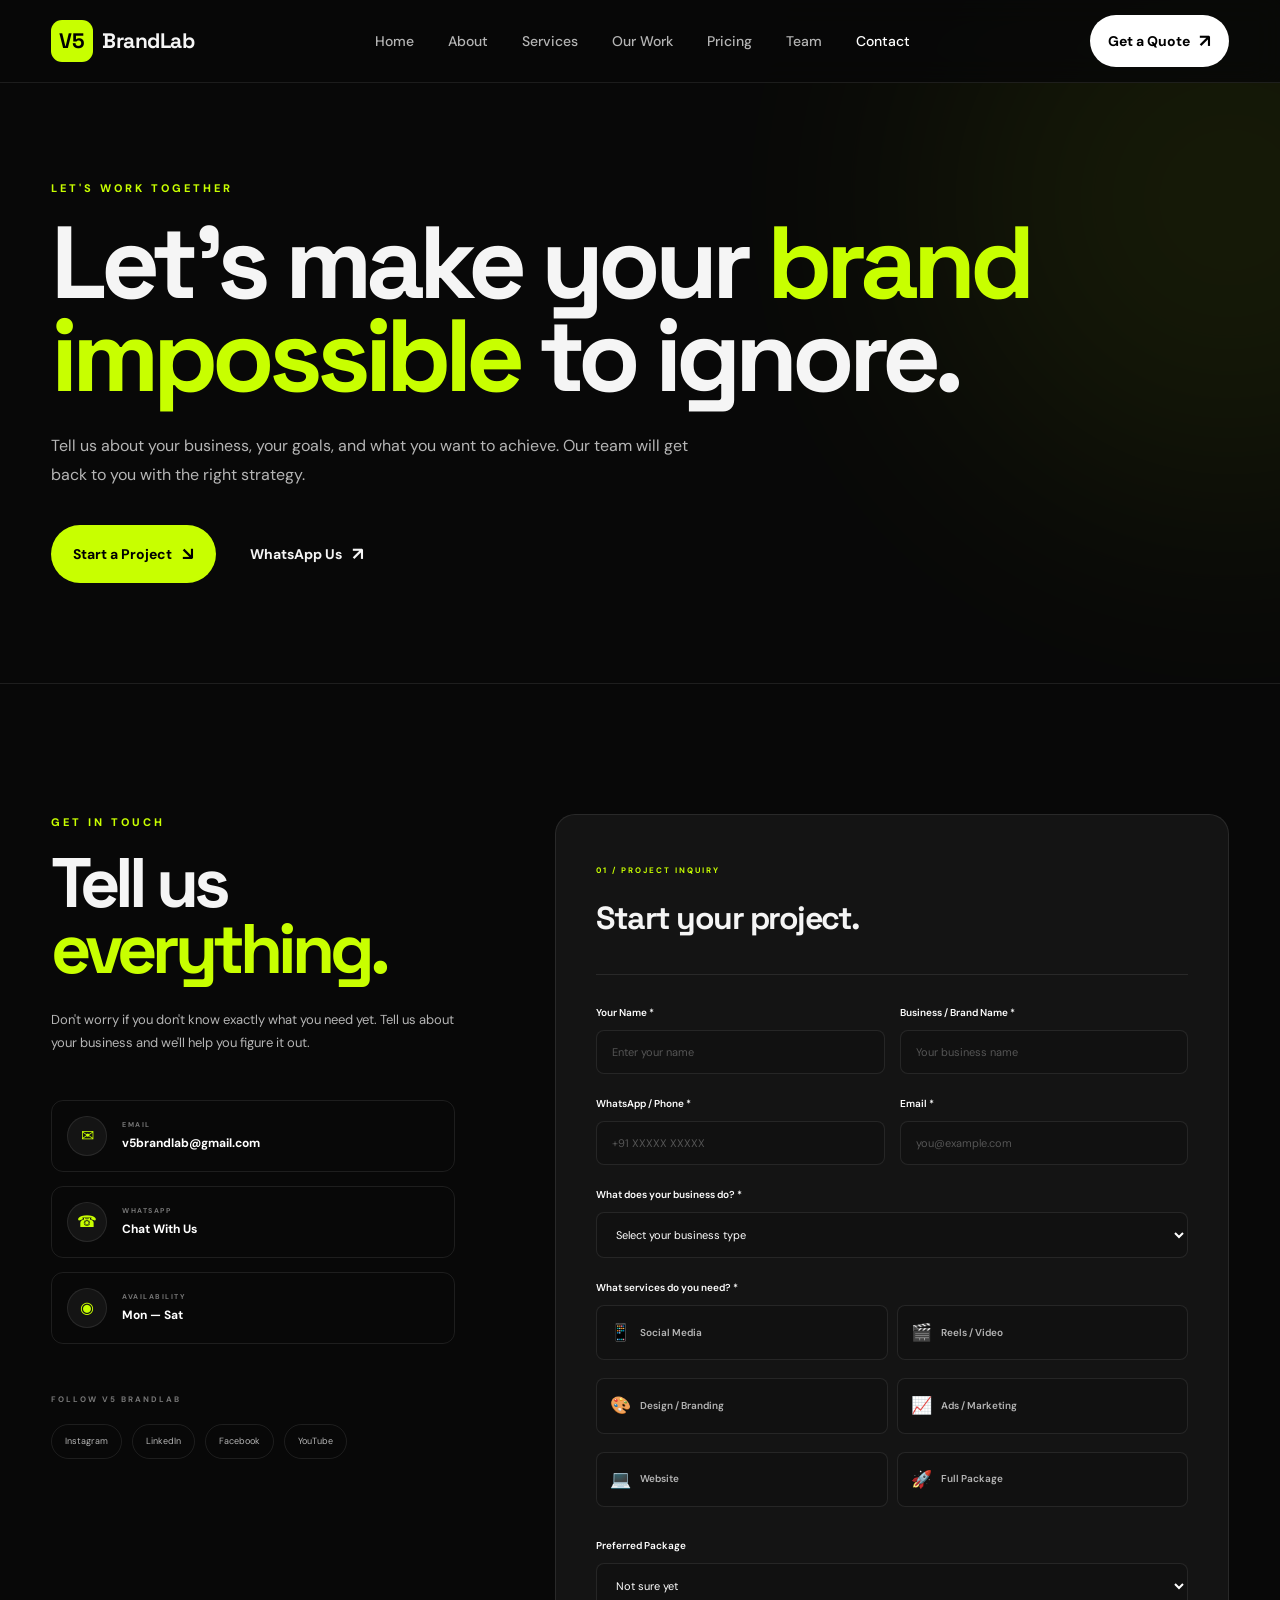
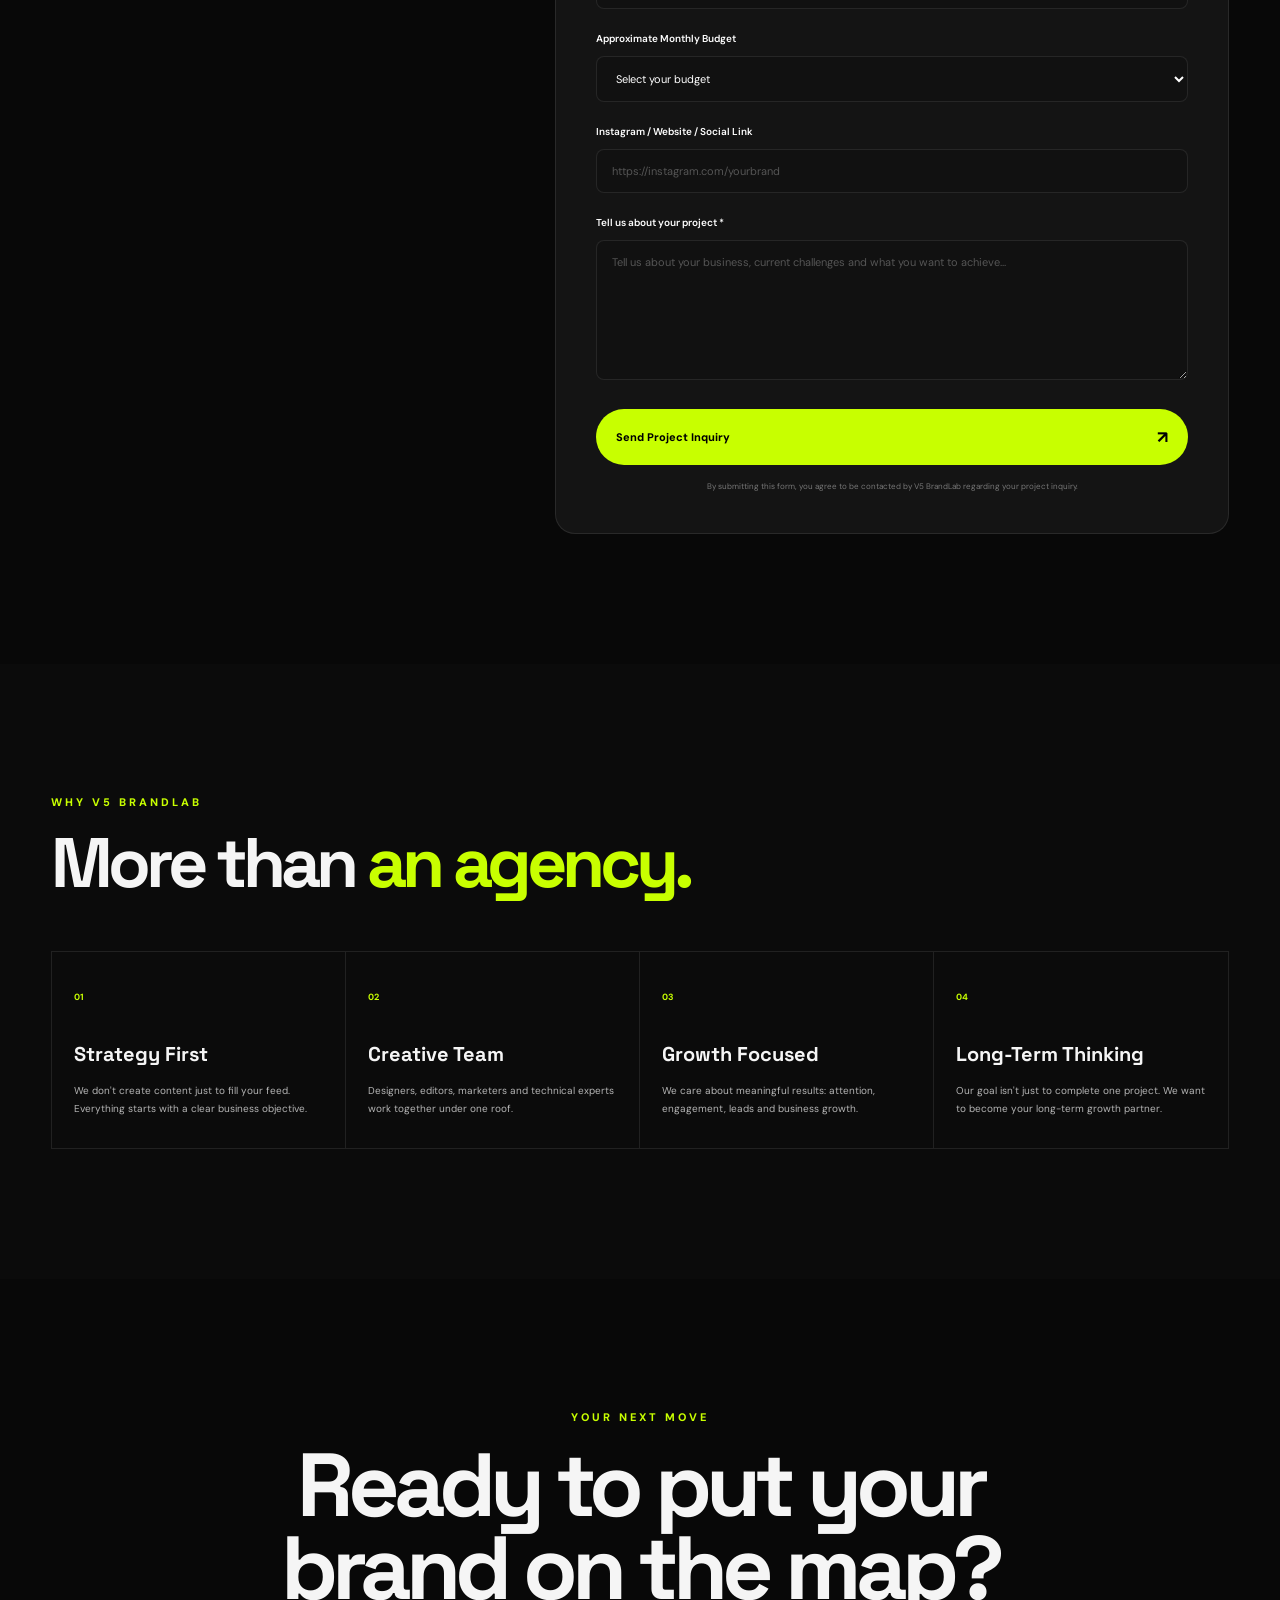
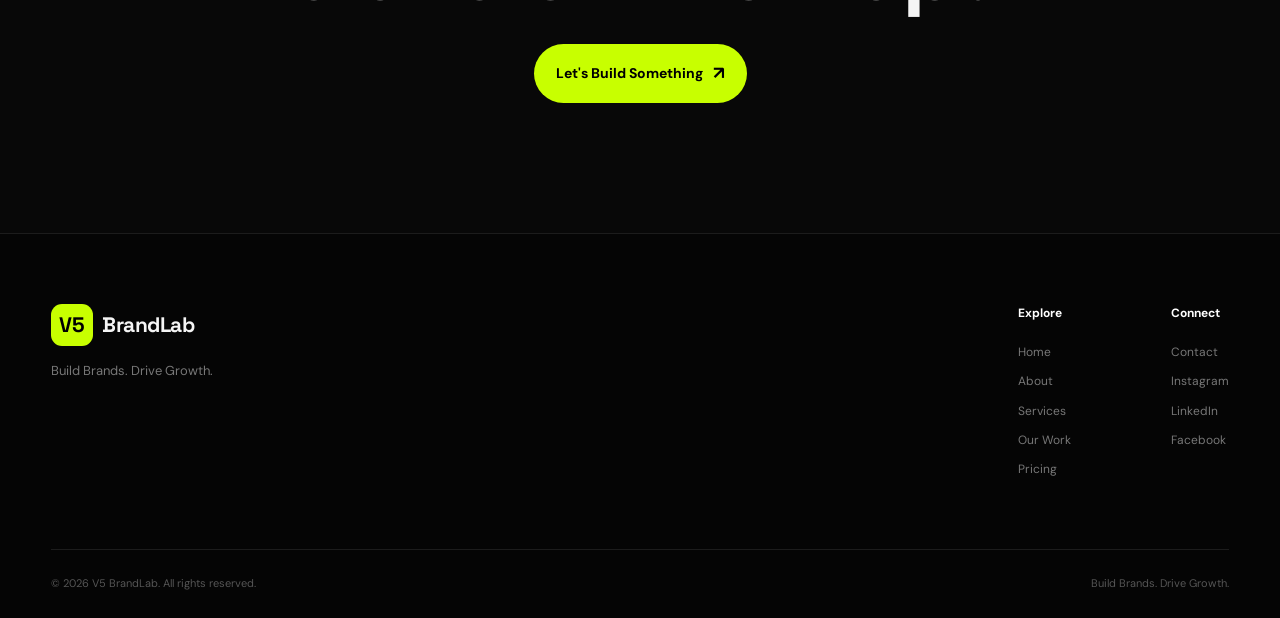
<file: contact.html>
<!DOCTYPE html>
<html lang="en">

<head>

    <meta charset="UTF-8">

    <meta name="viewport" content="width=device-width, initial-scale=1.0">

    <meta name="description"
        content="Contact V5 BrandLab for social media marketing, branding, video editing, advertising and website development services.">

    <meta name="author" content="V5 BrandLab">

    <title>Let's Talk | V5 BrandLab</title>

    <!-- Main CSS -->
    <link rel="stylesheet" href="style.css">

    <!-- Contact CSS -->
    <link rel="stylesheet" href="contact.css">

    <!-- Google Fonts -->

    <link rel="preconnect" href="https://fonts.googleapis.com">

    <link rel="preconnect"
        href="https://fonts.gstatic.com"
        crossorigin>

    <link
        href="https://fonts.googleapis.com/css2?family=DM+Sans:wght@400;500;600;700&family=Space+Grotesk:wght@400;500;600;700&display=swap"
        rel="stylesheet">

</head>


<body>


    <!-- =====================================================
         NAVBAR
    ====================================================== -->

    <header class="navbar">

        <div class="container nav-container">


            <!-- LOGO -->

            <a href="index.html" class="logo">

                <span class="logo-v">
                    V5
                </span>

                <span class="logo-text">
                    BrandLab
                </span>

            </a>


            <!-- NAVIGATION -->

            <nav class="nav-menu">

                <a href="index.html">
                    Home
                </a>

                <a href="about.html">
                    About
                </a>

                <a href="services.html">
                    Services
                </a>

                <a href="portfolio.html">
                    Our Work
                </a>

                <a href="pricing.html">
                    Pricing
                </a>

                <a href="about.html#team">
                    Team
                </a>

                <a href="contact.html" class="active">
                    Contact
                </a>

            </nav>


            <!-- NAV CTA -->

            <a href="#quote-form" class="nav-button">

                Get a Quote

                <span>↗</span>

            </a>

        </div>

    </header>



    <main>


        <!-- =====================================================
             CONTACT HERO
        ====================================================== -->

        <section class="contact-hero">


            <div class="contact-glow"></div>


            <div class="container contact-hero-content">


                <span class="section-label">
                    LET'S WORK TOGETHER
                </span>


                <h1>

                    Let's make your
                    <span>brand impossible</span>
                    to ignore.

                </h1>


                <p>

                    Tell us about your business, your goals,
                    and what you want to achieve. Our team will
                    get back to you with the right strategy.

                </p>


                <div class="contact-hero-buttons">

                    <a href="#quote-form" class="btn btn-primary">

                        Start a Project

                        <span>↘</span>

                    </a>


                    <a href="https://wa.me/"
                        class="btn btn-outline">

                        WhatsApp Us

                        <span>↗</span>

                    </a>

                </div>


            </div>

        </section>



        <!-- =====================================================
             CONTACT / FORM SECTION
        ====================================================== -->

        <section class="contact-section section">


            <div class="container contact-layout">


                <!-- =================================================
                     LEFT INFORMATION
                ================================================== -->

                <div class="contact-info">


                    <span class="section-label">
                        GET IN TOUCH
                    </span>


                    <h2>

                        Tell us
                        <span>everything.</span>

                    </h2>


                    <p class="contact-description">

                        Don't worry if you don't know exactly
                        what you need yet. Tell us about your
                        business and we'll help you figure it out.

                    </p>



                    <!-- Contact Details -->

                    <div class="contact-details">


                        <a href="mailto:v5brandlab@gmail.com"
                            class="contact-detail">

                            <span class="contact-icon">
                                ✉
                            </span>

                            <div>

                                <small>
                                    EMAIL
                                </small>

                                <strong>
                                    v5brandlab@gmail.com
                                </strong>

                            </div>

                        </a>



                        <a href="https://wa.me/"
                            class="contact-detail">

                            <span class="contact-icon">
                                ☎
                            </span>

                            <div>

                                <small>
                                    WHATSAPP
                                </small>

                                <strong>
                                    Chat With Us
                                </strong>

                            </div>

                        </a>



                        <div class="contact-detail">

                            <span class="contact-icon">
                                ◉
                            </span>

                            <div>

                                <small>
                                    AVAILABILITY
                                </small>

                                <strong>
                                    Mon — Sat
                                </strong>

                            </div>

                        </div>


                    </div>



                    <!-- Social Links -->

                    <div class="social-section">

                        <span>
                            FOLLOW V5 BRANDLAB
                        </span>


                        <div class="social-links">

                            <a href="#">
                                Instagram
                            </a>

                            <a href="#">
                                LinkedIn
                            </a>

                            <a href="#">
                                Facebook
                            </a>

                            <a href="#">
                                YouTube
                            </a>

                        </div>

                    </div>


                </div>



                <!-- =================================================
                     QUOTE FORM
                ================================================== -->

                <div class="quote-form-wrapper"
                    id="quote-form">


                    <div class="form-header">

                        <span class="form-number">
                            01 / PROJECT INQUIRY
                        </span>

                        <h3>
                            Start your project.
                        </h3>

                    </div>



                    <form id="projectForm">


                        <!-- NAME -->

                        <div class="form-row">


                            <div class="form-group">

                                <label for="name">
                                    Your Name *
                                </label>

                                <input
                                    type="text"
                                    id="name"
                                    name="name"
                                    placeholder="Enter your name"
                                    required>

                            </div>


                            <!-- BUSINESS -->

                            <div class="form-group">

                                <label for="business">
                                    Business / Brand Name *
                                </label>

                                <input
                                    type="text"
                                    id="business"
                                    name="business"
                                    placeholder="Your business name"
                                    required>

                            </div>


                        </div>



                        <!-- PHONE + EMAIL -->

                        <div class="form-row">


                            <div class="form-group">

                                <label for="phone">
                                    WhatsApp / Phone *
                                </label>

                                <input
                                    type="tel"
                                    id="phone"
                                    name="phone"
                                    placeholder="+91 XXXXX XXXXX"
                                    required>

                            </div>


                            <div class="form-group">

                                <label for="email">
                                    Email *
                                </label>

                                <input
                                    type="email"
                                    id="email"
                                    name="email"
                                    placeholder="you@example.com"
                                    required>

                            </div>


                        </div>



                        <!-- BUSINESS TYPE -->

                        <div class="form-group">

                            <label for="businessType">
                                What does your business do? *
                            </label>

                            <select
                                id="businessType"
                                name="businessType"
                                required>

                                <option value="">
                                    Select your business type
                                </option>

                                <option>
                                    E-commerce
                                </option>

                                <option>
                                    Fashion & Clothing
                                </option>

                                <option>
                                    Restaurant / Food
                                </option>

                                <option>
                                    Real Estate
                                </option>

                                <option>
                                    Education
                                </option>

                                <option>
                                    Healthcare
                                </option>

                                <option>
                                    Technology
                                </option>

                                <option>
                                    Local Business
                                </option>

                                <option>
                                    Personal Brand
                                </option>

                                <option>
                                    Other
                                </option>

                            </select>

                        </div>



                        <!-- SERVICES -->

                        <div class="form-group">

                            <label>
                                What services do you need? *
                            </label>


                            <div class="service-checkboxes">


                                <label class="checkbox-card">

                                    <input
                                        type="checkbox"
                                        name="services"
                                        value="Social Media Management">

                                    <span>
                                        📱
                                    </span>

                                    Social Media

                                </label>



                                <label class="checkbox-card">

                                    <input
                                        type="checkbox"
                                        name="services"
                                        value="Video Editing">

                                    <span>
                                        🎬
                                    </span>

                                    Reels / Video

                                </label>



                                <label class="checkbox-card">

                                    <input
                                        type="checkbox"
                                        name="services"
                                        value="Graphic Design">

                                    <span>
                                        🎨
                                    </span>

                                    Design / Branding

                                </label>



                                <label class="checkbox-card">

                                    <input
                                        type="checkbox"
                                        name="services"
                                        value="Ads">

                                    <span>
                                        📈
                                    </span>

                                    Ads / Marketing

                                </label>



                                <label class="checkbox-card">

                                    <input
                                        type="checkbox"
                                        name="services"
                                        value="Website">

                                    <span>
                                        💻
                                    </span>

                                    Website

                                </label>



                                <label class="checkbox-card">

                                    <input
                                        type="checkbox"
                                        name="services"
                                        value="Complete Marketing">

                                    <span>
                                        🚀
                                    </span>

                                    Full Package

                                </label>


                            </div>

                        </div>



                        <!-- PACKAGE -->

                        <div class="form-group">

                            <label for="package">
                                Preferred Package
                            </label>

                            <select
                                id="package"
                                name="package">

                                <option value="">
                                    Not sure yet
                                </option>

                                <option value="Starter">
                                    Starter — ₹7,999/month
                                </option>

                                <option value="Growth">
                                    Growth — ₹14,999/month
                                </option>

                                <option value="Scale">
                                    Scale — ₹24,999/month
                                </option>

                                <option value="Custom">
                                    Custom Package
                                </option>

                            </select>

                        </div>



                        <!-- BUDGET -->

                        <div class="form-group">

                            <label for="budget">
                                Approximate Monthly Budget
                            </label>

                            <select
                                id="budget"
                                name="budget">

                                <option value="">
                                    Select your budget
                                </option>

                                <option>
                                    Under ₹10,000
                                </option>

                                <option>
                                    ₹10,000 — ₹20,000
                                </option>

                                <option>
                                    ₹20,000 — ₹40,000
                                </option>

                                <option>
                                    ₹40,000 — ₹75,000
                                </option>

                                <option>
                                    ₹75,000+
                                </option>

                                <option>
                                    Not sure yet
                                </option>

                            </select>

                        </div>



                        <!-- SOCIAL MEDIA -->

                        <div class="form-group">

                            <label for="social">
                                Instagram / Website / Social Link
                            </label>

                            <input
                                type="url"
                                id="social"
                                name="social"
                                placeholder="https://instagram.com/yourbrand">

                        </div>



                        <!-- MESSAGE -->

                        <div class="form-group">

                            <label for="message">
                                Tell us about your project *
                            </label>

                            <textarea
                                id="message"
                                name="message"
                                rows="6"
                                placeholder="Tell us about your business, current challenges and what you want to achieve..."
                                required></textarea>

                        </div>



                        <!-- SUBMIT -->

                        <button
                            type="submit"
                            class="form-submit">

                            Send Project Inquiry

                            <span>
                                ↗
                            </span>

                        </button>


                        <p class="form-note">

                            By submitting this form, you agree
                            to be contacted by V5 BrandLab regarding
                            your project inquiry.

                        </p>


                    </form>


                    <!-- SUCCESS MESSAGE -->

                    <div class="form-success"
                        id="formSuccess">

                        <div class="success-icon">
                            ✓
                        </div>

                        <h3>
                            Thanks for reaching out!
                        </h3>

                        <p>
                            Your inquiry has been received.
                            Our team will contact you shortly.
                        </p>

                        <button
                            type="button"
                            onclick="resetForm()">

                            Send Another Inquiry

                        </button>

                    </div>


                </div>


            </div>

        </section>



        <!-- =====================================================
             WHY V5
        ====================================================== -->

        <section class="contact-why section">


            <div class="container">


                <div class="why-heading">

                    <span class="section-label">
                        WHY V5 BRANDLAB
                    </span>

                    <h2>

                        More than
                        <span>an agency.</span>

                    </h2>

                </div>



                <div class="why-grid">


                    <div class="why-card">

                        <span>
                            01
                        </span>

                        <h3>
                            Strategy First
                        </h3>

                        <p>
                            We don't create content just to
                            fill your feed. Everything starts
                            with a clear business objective.
                        </p>

                    </div>



                    <div class="why-card">

                        <span>
                            02
                        </span>

                        <h3>
                            Creative Team
                        </h3>

                        <p>
                            Designers, editors, marketers and
                            technical experts work together
                            under one roof.
                        </p>

                    </div>



                    <div class="why-card">

                        <span>
                            03
                        </span>

                        <h3>
                            Growth Focused
                        </h3>

                        <p>
                            We care about meaningful results:
                            attention, engagement, leads and
                            business growth.
                        </p>

                    </div>



                    <div class="why-card">

                        <span>
                            04
                        </span>

                        <h3>
                            Long-Term Thinking
                        </h3>

                        <p>
                            Our goal isn't just to complete
                            one project. We want to become
                            your long-term growth partner.
                        </p>

                    </div>


                </div>

            </div>

        </section>



        <!-- =====================================================
             FINAL CTA
        ====================================================== -->

        <section class="contact-final-cta">


            <div class="container">


                <div class="final-cta-content">

                    <span class="section-label">
                        YOUR NEXT MOVE
                    </span>


                    <h2>

                        Ready to put your
                        brand on the map?

                    </h2>


                    <a href="#quote-form"
                        class="btn btn-primary">

                        Let's Build Something

                        <span>
                            ↗
                        </span>

                    </a>

                </div>


            </div>

        </section>


    </main>



    <!-- =====================================================
         FOOTER
    ====================================================== -->

    <footer class="footer">

        <div class="container">


            <div class="footer-top">


                <div class="footer-brand">

                    <a href="index.html" class="logo">

                        <span class="logo-v">
                            V5
                        </span>

                        <span class="logo-text">
                            BrandLab
                        </span>

                    </a>


                    <p>
                        Build Brands. Drive Growth.
                    </p>

                </div>



                <div class="footer-links">


                    <div>

                        <h4>
                            Explore
                        </h4>

                        <a href="index.html">
                            Home
                        </a>

                        <a href="about.html">
                            About
                        </a>

                        <a href="services.html">
                            Services
                        </a>

                        <a href="portfolio.html">
                            Our Work
                        </a>

                        <a href="pricing.html">
                            Pricing
                        </a>

                    </div>



                    <div>

                        <h4>
                            Connect
                        </h4>

                        <a href="contact.html">
                            Contact
                        </a>

                        <a href="#">
                            Instagram
                        </a>

                        <a href="#">
                            LinkedIn
                        </a>

                        <a href="#">
                            Facebook
                        </a>

                    </div>


                </div>


            </div>



            <div class="footer-bottom">

                <p>
                    © 2026 V5 BrandLab. All rights reserved.
                </p>

                <p>
                    Build Brands. Drive Growth.
                </p>

            </div>


        </div>

    </footer>



    <!-- =====================================================
         FORM JAVASCRIPT
    ====================================================== -->

<script>

    /* =====================================================
       V5 BRANDLAB
       LEAD GENERATION SYSTEM
    ===================================================== */


    const form = document.getElementById("projectForm");

    const successMessage =
        document.getElementById("formSuccess");


    /*
     * IMPORTANT:
     * Replace this number with your real
     * V5 BrandLab WhatsApp number.
     *
     * Country code included.
     * Example:
     * India = 91
     */

    const V5_WHATSAPP_NUMBER = "918005617069";


    /* =====================================================
       FORM SUBMISSION
    ===================================================== */

    form.addEventListener("submit", function (event) {

        event.preventDefault();


        /*
         * Get form values
         */

        const name =
            document.getElementById("name").value.trim();


        const business =
            document.getElementById("business").value.trim();


        const phone =
            document.getElementById("phone").value.trim();


        const email =
            document.getElementById("email").value.trim();


        const businessType =
            document.getElementById("businessType").value;


        const packageName =
            document.getElementById("package").value;


        const budget =
            document.getElementById("budget").value;


        const social =
            document.getElementById("social").value.trim();


        const message =
            document.getElementById("message").value.trim();



        /* =================================================
           GET SELECTED SERVICES
        ================================================== */

        const selectedServices = [];


        document
            .querySelectorAll(
                'input[name="services"]:checked'
            )
            .forEach(function (checkbox) {

                selectedServices.push(
                    checkbox.value
                );

            });


        /*
         * Make sure at least one service
         * has been selected.
         */

        if (selectedServices.length === 0) {

            alert(
                "Please select at least one service."
            );

            return;

        }



        /* =================================================
           CREATE WHATSAPP MESSAGE
        ================================================== */

        const whatsappMessage = `

🚀 *NEW PROJECT INQUIRY — V5 BRANDLAB*

━━━━━━━━━━━━━━━━━━

👤 *CLIENT DETAILS*

Name:
${name}

Business:
${business}

Phone:
${phone}

Email:
${email}

━━━━━━━━━━━━━━━━━━

🏢 *BUSINESS INFORMATION*

Business Type:
${businessType}

Services Required:
${selectedServices.join(", ")}

Preferred Package:
${packageName || "Not selected"}

Monthly Budget:
${budget || "Not specified"}

Social / Website:
${social || "Not provided"}

━━━━━━━━━━━━━━━━━━

📝 *PROJECT DETAILS*

${message}

━━━━━━━━━━━━━━━━━━

📩 Lead received from:
V5 BrandLab Website

        `.trim();



        /* =================================================
           CONVERT MESSAGE FOR URL
        ================================================== */

        const encodedMessage =
            encodeURIComponent(
                whatsappMessage
            );



        /* =================================================
           WHATSAPP URL
        ================================================== */

        const whatsappURL =
            `https://wa.me/${V5_WHATSAPP_NUMBER}?text=${encodedMessage}`;



        /* =================================================
           SAVE LEAD LOCALLY
        ================================================== */

        saveLead({

            name,
            business,
            phone,
            email,
            businessType,
            services: selectedServices,
            packageName,
            budget,
            social,
            message,
            date: new Date().toLocaleString()

        });



        /* =================================================
           SHOW SUCCESS
        ================================================== */

        form.style.display = "none";

        successMessage.classList.add("show");



        /* =================================================
           OPEN WHATSAPP
        ================================================== */

        setTimeout(function () {

            window.open(
                whatsappURL,
                "_blank"
            );

        }, 800);

    });



    /* =====================================================
       SAVE LEAD IN BROWSER
    ===================================================== */

    function saveLead(lead) {


        /*
         * Get existing leads
         */

        let leads =
            JSON.parse(
                localStorage.getItem(
                    "v5BrandLabLeads"
                )
            ) || [];


        /*
         * Add new lead
         */

        leads.push(lead);


        /*
         * Save again
         */

        localStorage.setItem(
            "v5BrandLabLeads",
            JSON.stringify(leads)
        );


        console.log(
            "V5 BrandLab Lead Saved:",
            lead
        );

    }



    /* =====================================================
       RESET FORM
    ===================================================== */

    function resetForm() {

        form.reset();

        form.style.display = "block";

        successMessage.classList.remove(
            "show"
        );

    }



    /* =====================================================
       PRICING → CONTACT CONNECTION
    ===================================================== */

    const urlParams =
        new URLSearchParams(
            window.location.search
        );


    const selectedPlan =
        urlParams.get("plan");


    if (selectedPlan) {

        const packageSelect =
            document.getElementById(
                "package"
            );


        if (selectedPlan === "starter") {

            packageSelect.value =
                "Starter";

        }


        if (selectedPlan === "growth") {

            packageSelect.value =
                "Growth";

        }


        if (selectedPlan === "scale") {

            packageSelect.value =
                "Scale";

        }

    }

</script>


</body>

</html>
</file>
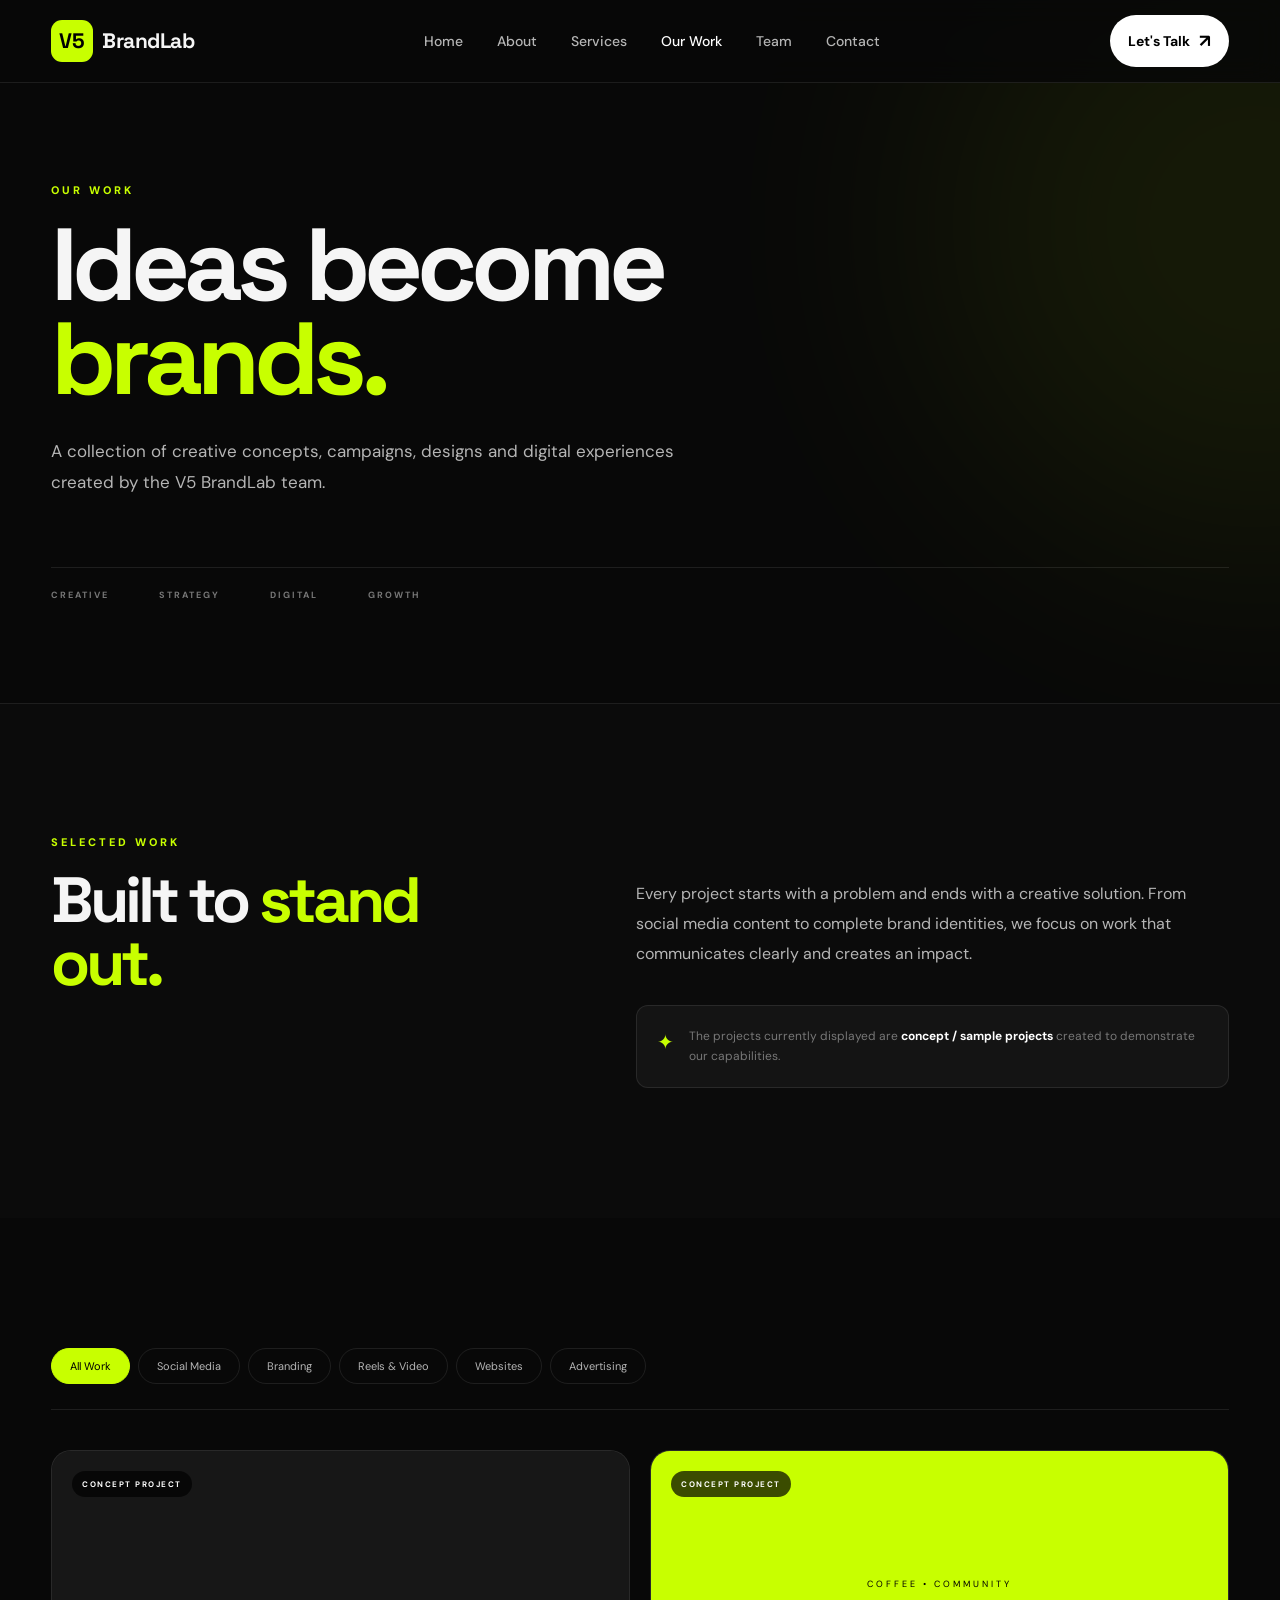
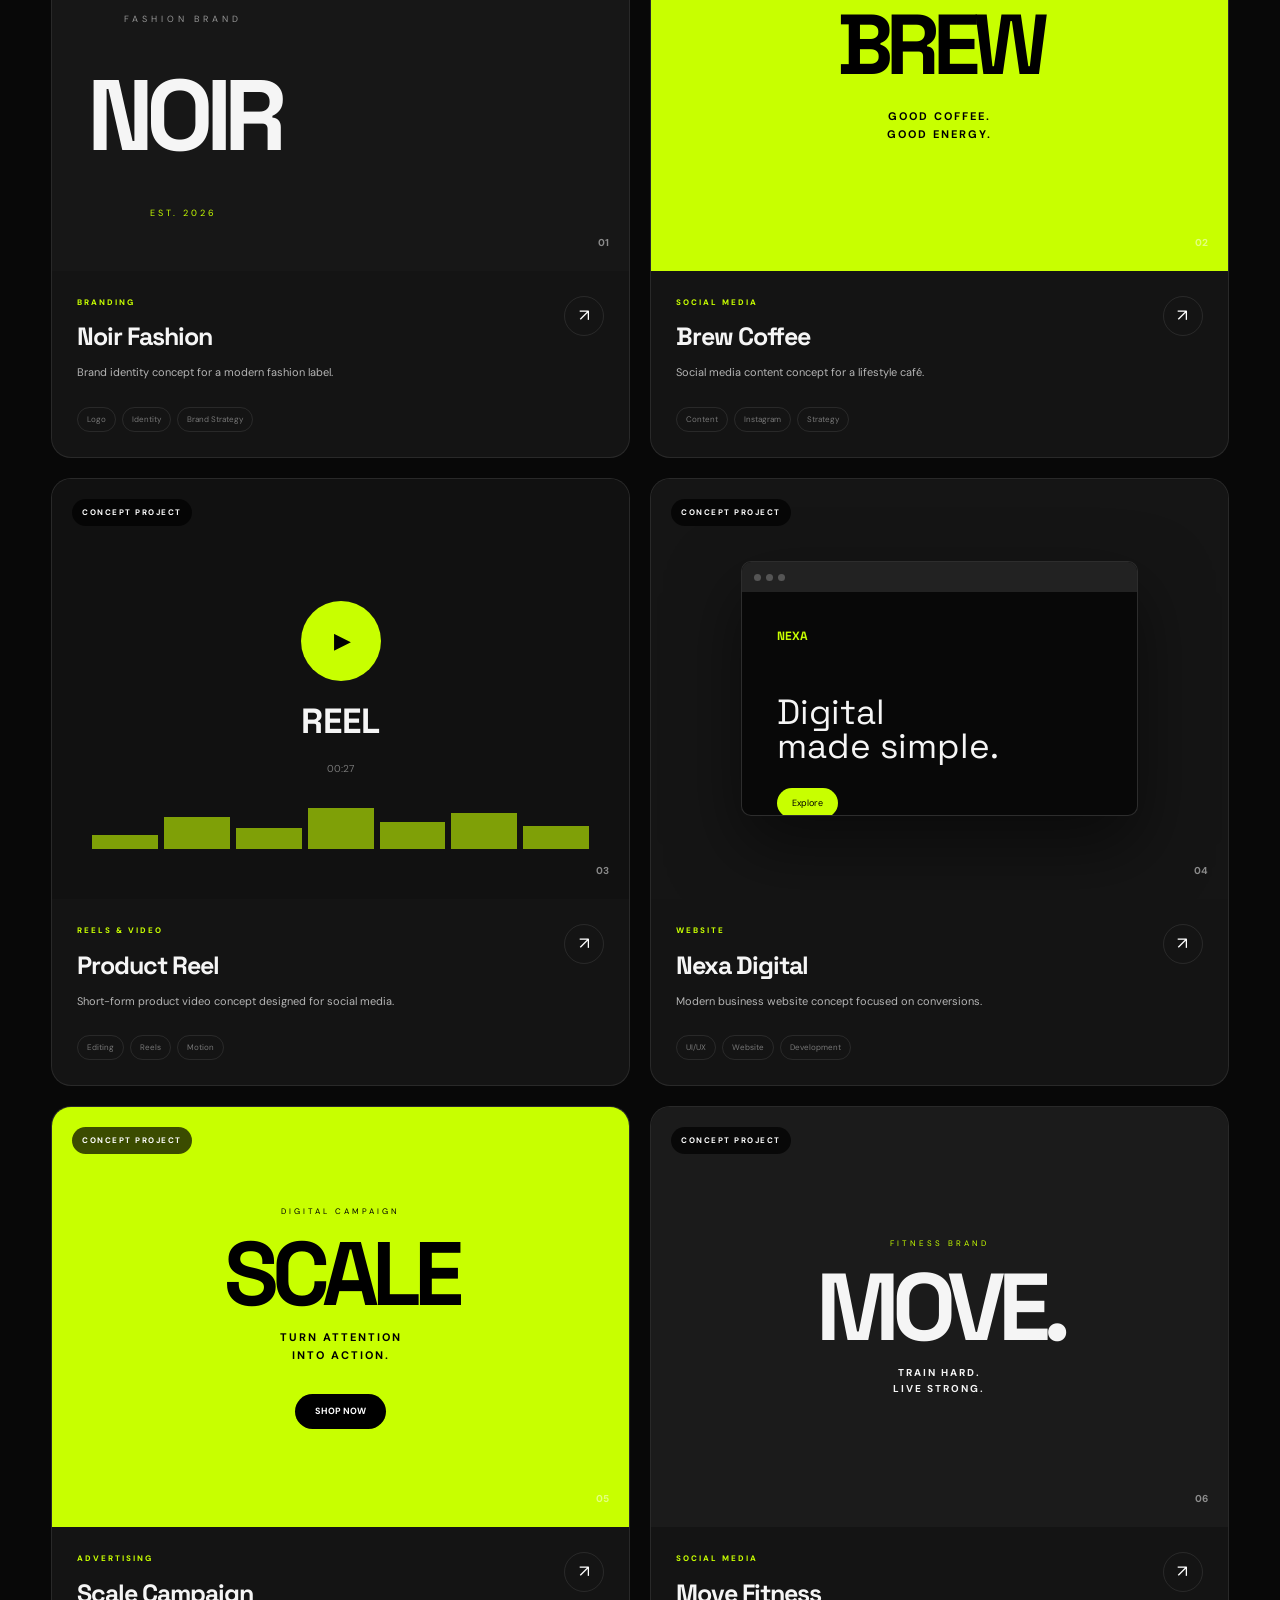
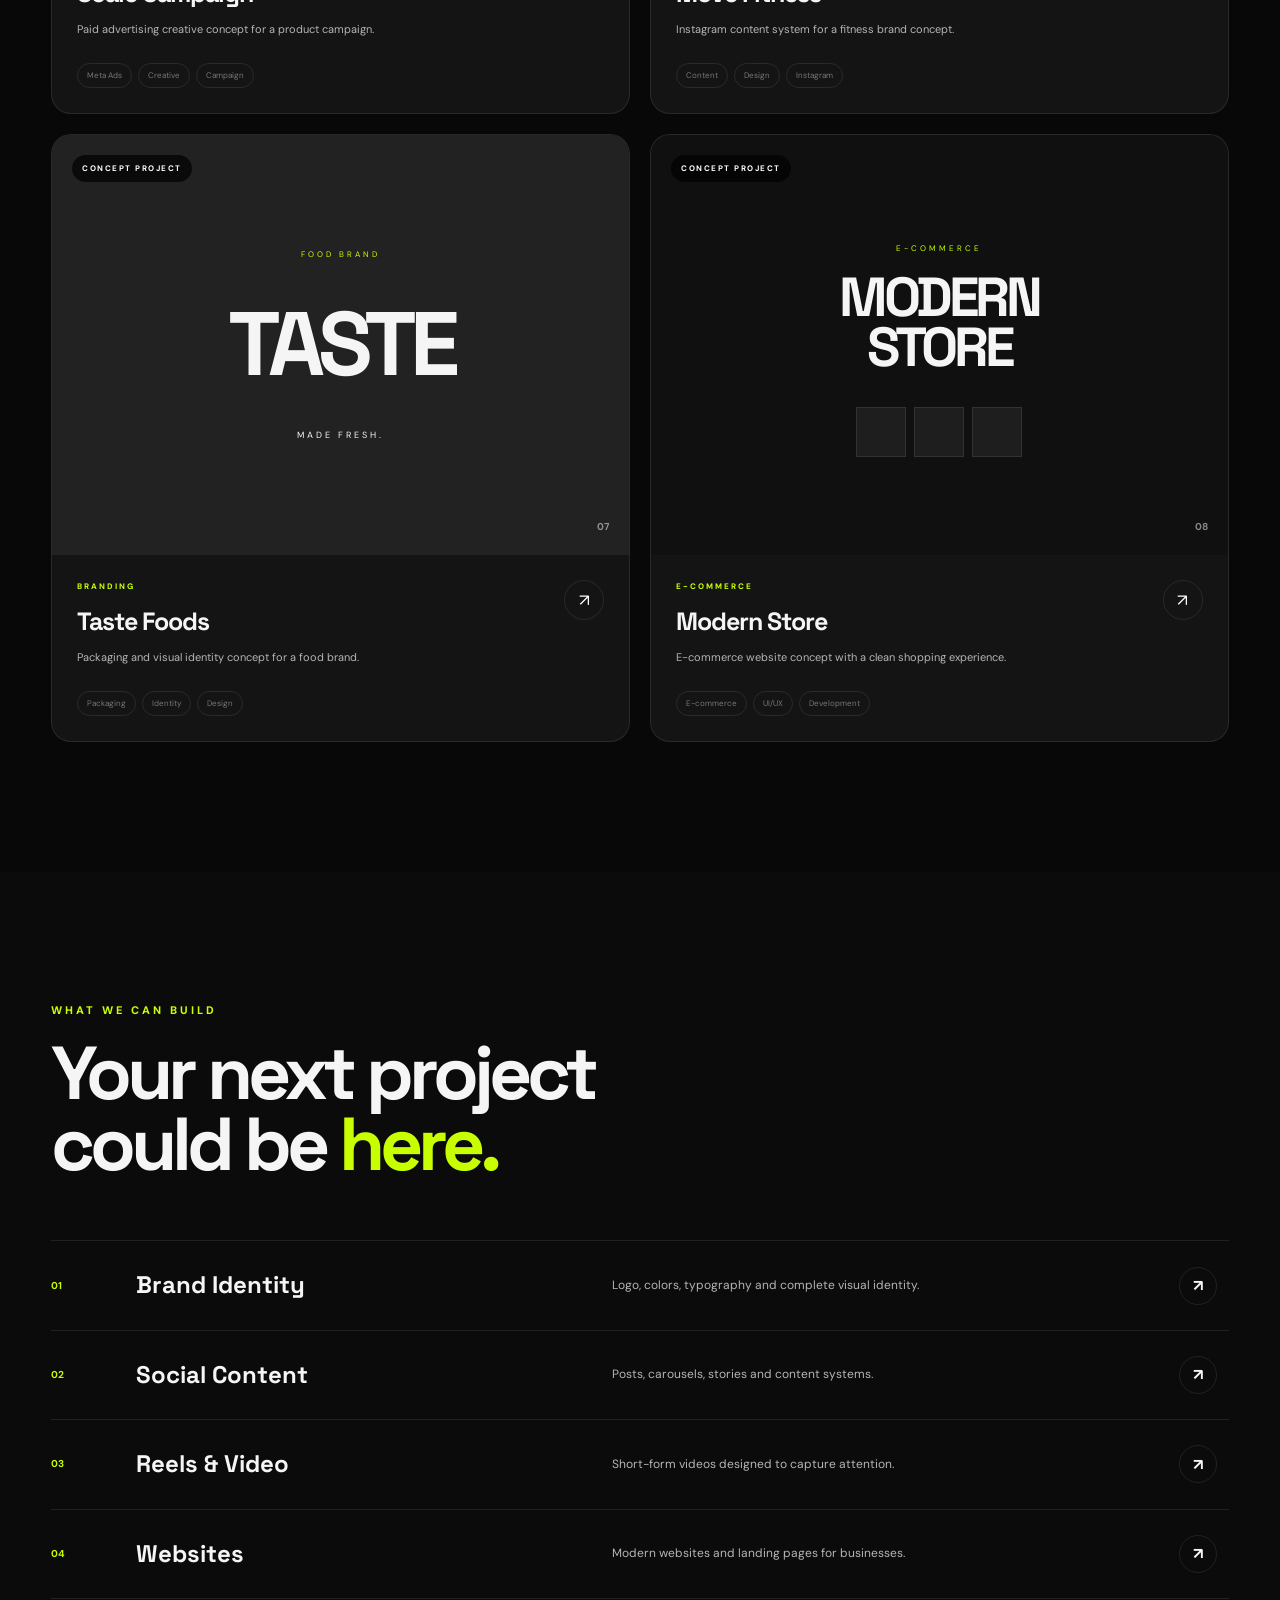
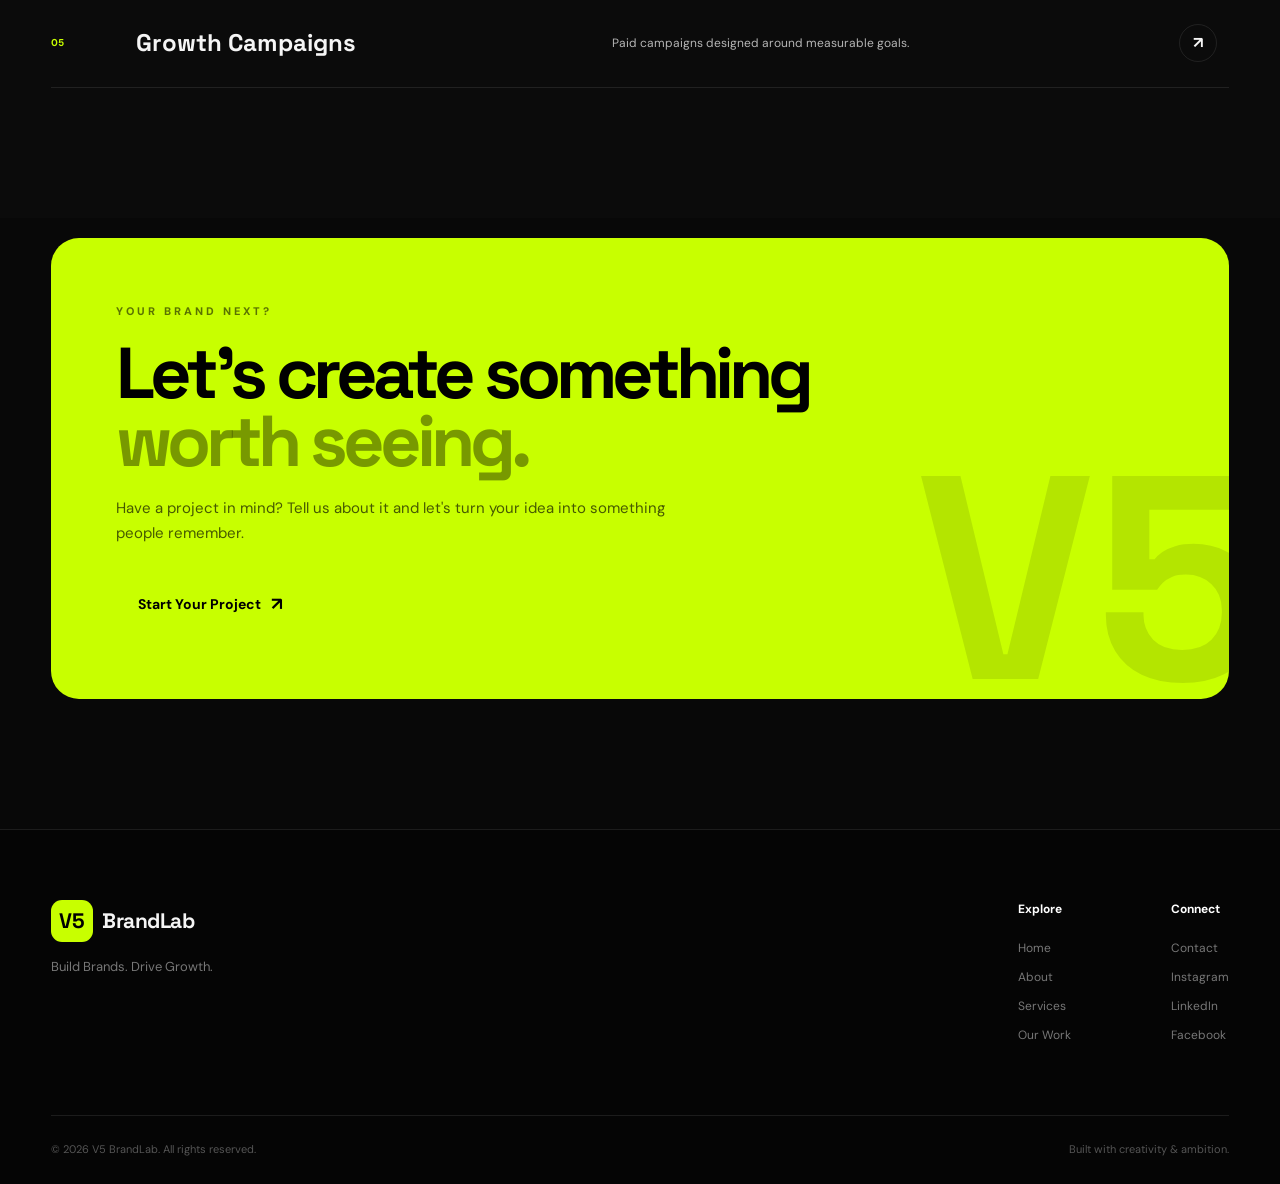
<file: portfolio.html>
<!DOCTYPE html>
<html lang="en">

<head>

    <meta charset="UTF-8">

    <meta name="viewport" content="width=device-width, initial-scale=1.0">

    <meta name="description"
        content="Explore V5 BrandLab's creative portfolio including social media, branding, reels, websites and advertising concept work.">

    <meta name="author" content="V5 BrandLab">

    <title>Our Work | V5 BrandLab</title>


    <!-- Main Website CSS -->
    <link rel="stylesheet" href="style.css">

    <!-- Portfolio CSS -->
    <link rel="stylesheet" href="portfolio.css">


    <!-- Google Fonts -->

    <link rel="preconnect" href="https://fonts.googleapis.com">

    <link rel="preconnect"
        href="https://fonts.gstatic.com"
        crossorigin>

    <link
        href="https://fonts.googleapis.com/css2?family=DM+Sans:wght@400;500;600;700&family=Space+Grotesk:wght@400;500;600;700&display=swap"
        rel="stylesheet">

</head>


<body>


    <!-- =====================================================
         NAVBAR
    ====================================================== -->

    <header class="navbar">

        <div class="container nav-container">


            <!-- LOGO -->

            <a href="index.html" class="logo">

                <span class="logo-v">
                    V5
                </span>

                <span class="logo-text">
                    BrandLab
                </span>

            </a>



            <!-- NAVIGATION -->

            <nav class="nav-menu">

                <a href="index.html">
                    Home
                </a>

                <a href="about.html">
                    About
                </a>

                <a href="services.html">
                    Services
                </a>

                <a href="portfolio.html" class="active">
                    Our Work
                </a>

                <a href="about.html#team">
                    Team
                </a>

                <a href="contact.html">
                    Contact
                </a>

            </nav>



            <!-- CTA -->

            <a href="contact.html" class="nav-button">

                Let's Talk

                <span>↗</span>

            </a>


        </div>

    </header>



    <main>


        <!-- =====================================================
             PORTFOLIO HERO
        ====================================================== -->

        <section class="portfolio-hero">


            <div class="portfolio-hero-glow"></div>


            <div class="container portfolio-hero-content">


                <span class="section-label">
                    OUR WORK
                </span>


                <h1>

                    Ideas become
                    <span>brands.</span>

                </h1>


                <p>

                    A collection of creative concepts, campaigns,
                    designs and digital experiences created by
                    the V5 BrandLab team.

                </p>


                <div class="portfolio-hero-line"></div>


                <div class="portfolio-hero-bottom">

                    <span>
                        CREATIVE
                    </span>

                    <span>
                        STRATEGY
                    </span>

                    <span>
                        DIGITAL
                    </span>

                    <span>
                        GROWTH
                    </span>

                </div>


            </div>

        </section>



        <!-- =====================================================
             PORTFOLIO INTRO
        ====================================================== -->

        <section class="portfolio-intro section">


            <div class="container portfolio-intro-grid">


                <div>

                    <span class="section-label">
                        SELECTED WORK
                    </span>


                    <h2>

                        Built to
                        <span>stand out.</span>

                    </h2>

                </div>



                <div>

                    <p>

                        Every project starts with a problem and ends
                        with a creative solution. From social media
                        content to complete brand identities, we focus
                        on work that communicates clearly and creates
                        an impact.

                    </p>


                    <div class="concept-note">

                        <span>
                            ✦
                        </span>

                        <p>

                            The projects currently displayed are
                            <strong>concept / sample projects</strong>
                            created to demonstrate our capabilities.

                        </p>

                    </div>

                </div>


            </div>

        </section>



        <!-- =====================================================
             PORTFOLIO FILTER
        ====================================================== -->

        <section class="portfolio-work section">


            <div class="container">


                <div class="portfolio-filter">


                    <button
                        class="filter-btn active"
                        data-filter="all">

                        All Work

                    </button>


                    <button
                        class="filter-btn"
                        data-filter="social">

                        Social Media

                    </button>


                    <button
                        class="filter-btn"
                        data-filter="branding">

                        Branding

                    </button>


                    <button
                        class="filter-btn"
                        data-filter="video">

                        Reels & Video

                    </button>


                    <button
                        class="filter-btn"
                        data-filter="web">

                        Websites

                    </button>


                    <button
                        class="filter-btn"
                        data-filter="ads">

                        Advertising

                    </button>


                </div>



                <!-- =================================================
                     PROJECT GRID
                ================================================== -->

                <div class="portfolio-grid">



                    <!-- PROJECT 01 -->

                    <article
                        class="portfolio-card large-card"
                        data-category="branding">


                        <div class="project-visual project-fashion">

                            <span class="project-concept">
                                CONCEPT PROJECT
                            </span>


                            <div class="visual-content">

                                <small>
                                    FASHION BRAND
                                </small>

                                <strong>
                                    NOIR
                                </strong>

                                <span>
                                    EST. 2026
                                </span>

                            </div>


                            <div class="visual-corner">
                                01
                            </div>

                        </div>


                        <div class="project-info">


                            <div>

                                <span class="project-category">
                                    BRANDING
                                </span>

                                <h3>
                                    Noir Fashion
                                </h3>

                                <p>
                                    Brand identity concept for a
                                    modern fashion label.
                                </p>

                            </div>


                            <a href="#" class="project-arrow">
                                ↗
                            </a>


                        </div>


                        <div class="project-tags">

                            <span>
                                Logo
                            </span>

                            <span>
                                Identity
                            </span>

                            <span>
                                Brand Strategy
                            </span>

                        </div>


                    </article>



                    <!-- PROJECT 02 -->

                    <article
                        class="portfolio-card"
                        data-category="social">


                        <div class="project-visual project-cafe">

                            <span class="project-concept">
                                CONCEPT PROJECT
                            </span>


                            <div class="cafe-content">

                                <small>
                                    COFFEE • COMMUNITY
                                </small>

                                <strong>
                                    BREW
                                </strong>

                                <p>
                                    GOOD COFFEE.
                                    <br>
                                    GOOD ENERGY.
                                </p>

                            </div>


                            <div class="visual-corner">
                                02
                            </div>

                        </div>


                        <div class="project-info">

                            <div>

                                <span class="project-category">
                                    SOCIAL MEDIA
                                </span>

                                <h3>
                                    Brew Coffee
                                </h3>

                                <p>
                                    Social media content concept
                                    for a lifestyle café.
                                </p>

                            </div>


                            <a href="#" class="project-arrow">
                                ↗
                            </a>

                        </div>


                        <div class="project-tags">

                            <span>
                                Content
                            </span>

                            <span>
                                Instagram
                            </span>

                            <span>
                                Strategy
                            </span>

                        </div>


                    </article>



                    <!-- PROJECT 03 -->

                    <article
                        class="portfolio-card"
                        data-category="video">


                        <div class="project-visual project-reel">


                            <span class="project-concept">
                                CONCEPT PROJECT
                            </span>


                            <div class="reel-center">

                                <div class="play-button">
                                    ▶
                                </div>

                                <strong>
                                    REEL
                                </strong>

                                <span>
                                    00:27
                                </span>

                            </div>


                            <div class="reel-bars">

                                <span></span>
                                <span></span>
                                <span></span>
                                <span></span>
                                <span></span>
                                <span></span>
                                <span></span>

                            </div>


                            <div class="visual-corner">
                                03
                            </div>


                        </div>


                        <div class="project-info">

                            <div>

                                <span class="project-category">
                                    REELS & VIDEO
                                </span>

                                <h3>
                                    Product Reel
                                </h3>

                                <p>
                                    Short-form product video concept
                                    designed for social media.
                                </p>

                            </div>


                            <a href="#" class="project-arrow">
                                ↗
                            </a>

                        </div>


                        <div class="project-tags">

                            <span>
                                Editing
                            </span>

                            <span>
                                Reels
                            </span>

                            <span>
                                Motion
                            </span>

                        </div>


                    </article>



                    <!-- PROJECT 04 -->

                    <article
                        class="portfolio-card large-card"
                        data-category="web">


                        <div class="project-visual project-web">


                            <span class="project-concept">
                                CONCEPT PROJECT
                            </span>


                            <div class="browser-window">

                                <div class="browser-top">

                                    <span></span>
                                    <span></span>
                                    <span></span>

                                </div>


                                <div class="browser-body">

                                    <div class="browser-logo">
                                        NEXA
                                    </div>


                                    <div class="browser-heading">
                                        Digital
                                        <br>
                                        made simple.
                                    </div>


                                    <div class="browser-button">
                                        Explore
                                    </div>

                                </div>

                            </div>


                            <div class="visual-corner">
                                04
                            </div>

                        </div>


                        <div class="project-info">

                            <div>

                                <span class="project-category">
                                    WEBSITE
                                </span>

                                <h3>
                                    Nexa Digital
                                </h3>

                                <p>
                                    Modern business website concept
                                    focused on conversions.
                                </p>

                            </div>


                            <a href="#" class="project-arrow">
                                ↗
                            </a>

                        </div>


                        <div class="project-tags">

                            <span>
                                UI/UX
                            </span>

                            <span>
                                Website
                            </span>

                            <span>
                                Development
                            </span>

                        </div>


                    </article>



                    <!-- PROJECT 05 -->

                    <article
                        class="portfolio-card"
                        data-category="ads">


                        <div class="project-visual project-ads">


                            <span class="project-concept">
                                CONCEPT PROJECT
                            </span>


                            <div class="ads-content">

                                <small>
                                    DIGITAL CAMPAIGN
                                </small>


                                <strong>
                                    SCALE
                                </strong>


                                <span>
                                    TURN ATTENTION
                                    <br>
                                    INTO ACTION.
                                </span>


                                <div class="ads-button">
                                    SHOP NOW
                                </div>

                            </div>


                            <div class="visual-corner">
                                05
                            </div>


                        </div>


                        <div class="project-info">

                            <div>

                                <span class="project-category">
                                    ADVERTISING
                                </span>

                                <h3>
                                    Scale Campaign
                                </h3>

                                <p>
                                    Paid advertising creative concept
                                    for a product campaign.
                                </p>

                            </div>


                            <a href="#" class="project-arrow">
                                ↗
                            </a>

                        </div>


                        <div class="project-tags">

                            <span>
                                Meta Ads
                            </span>

                            <span>
                                Creative
                            </span>

                            <span>
                                Campaign
                            </span>

                        </div>


                    </article>



                    <!-- PROJECT 06 -->

                    <article
                        class="portfolio-card"
                        data-category="social">


                        <div class="project-visual project-fitness">


                            <span class="project-concept">
                                CONCEPT PROJECT
                            </span>


                            <div class="fitness-content">

                                <small>
                                    FITNESS BRAND
                                </small>

                                <strong>
                                    MOVE.
                                </strong>

                                <span>
                                    TRAIN HARD.
                                    <br>
                                    LIVE STRONG.
                                </span>

                            </div>


                            <div class="visual-corner">
                                06
                            </div>


                        </div>


                        <div class="project-info">

                            <div>

                                <span class="project-category">
                                    SOCIAL MEDIA
                                </span>

                                <h3>
                                    Move Fitness
                                </h3>

                                <p>
                                    Instagram content system for
                                    a fitness brand concept.
                                </p>

                            </div>


                            <a href="#" class="project-arrow">
                                ↗
                            </a>

                        </div>


                        <div class="project-tags">

                            <span>
                                Content
                            </span>

                            <span>
                                Design
                            </span>

                            <span>
                                Instagram
                            </span>

                        </div>


                    </article>



                    <!-- PROJECT 07 -->

                    <article
                        class="portfolio-card"
                        data-category="branding">


                        <div class="project-visual project-food">


                            <span class="project-concept">
                                CONCEPT PROJECT
                            </span>


                            <div class="food-content">

                                <small>
                                    FOOD BRAND
                                </small>

                                <strong>
                                    TASTE
                                </strong>

                                <span>
                                    MADE FRESH.
                                </span>

                            </div>


                            <div class="visual-corner">
                                07
                            </div>


                        </div>


                        <div class="project-info">

                            <div>

                                <span class="project-category">
                                    BRANDING
                                </span>

                                <h3>
                                    Taste Foods
                                </h3>

                                <p>
                                    Packaging and visual identity
                                    concept for a food brand.
                                </p>

                            </div>


                            <a href="#" class="project-arrow">
                                ↗
                            </a>

                        </div>


                        <div class="project-tags">

                            <span>
                                Packaging
                            </span>

                            <span>
                                Identity
                            </span>

                            <span>
                                Design
                            </span>

                        </div>


                    </article>



                    <!-- PROJECT 08 -->

                    <article
                        class="portfolio-card"
                        data-category="web">


                        <div class="project-visual project-store">


                            <span class="project-concept">
                                CONCEPT PROJECT
                            </span>


                            <div class="store-content">

                                <small>
                                    E-COMMERCE
                                </small>

                                <strong>
                                    MODERN
                                    <br>
                                    STORE
                                </strong>


                                <div class="store-products">

                                    <span></span>
                                    <span></span>
                                    <span></span>

                                </div>

                            </div>


                            <div class="visual-corner">
                                08
                            </div>


                        </div>


                        <div class="project-info">

                            <div>

                                <span class="project-category">
                                    E-COMMERCE
                                </span>

                                <h3>
                                    Modern Store
                                </h3>

                                <p>
                                    E-commerce website concept with
                                    a clean shopping experience.
                                </p>

                            </div>


                            <a href="#" class="project-arrow">
                                ↗
                            </a>

                        </div>


                        <div class="project-tags">

                            <span>
                                E-commerce
                            </span>

                            <span>
                                UI/UX
                            </span>

                            <span>
                                Development
                            </span>

                        </div>


                    </article>


                </div>

            </div>

        </section>



        <!-- =====================================================
             WHAT WE CAN DO
        ====================================================== -->

        <section class="portfolio-capabilities section">


            <div class="container">


                <div class="capabilities-heading">

                    <span class="section-label">
                        WHAT WE CAN BUILD
                    </span>


                    <h2>

                        Your next project
                        could be <span>here.</span>

                    </h2>

                </div>



                <div class="capability-list">


                    <div class="capability-row">

                        <span>
                            01
                        </span>

                        <h3>
                            Brand Identity
                        </h3>

                        <p>
                            Logo, colors, typography and complete
                            visual identity.
                        </p>

                        <strong>
                            ↗
                        </strong>

                    </div>


                    <div class="capability-row">

                        <span>
                            02
                        </span>

                        <h3>
                            Social Content
                        </h3>

                        <p>
                            Posts, carousels, stories and content systems.
                        </p>

                        <strong>
                            ↗
                        </strong>

                    </div>


                    <div class="capability-row">

                        <span>
                            03
                        </span>

                        <h3>
                            Reels & Video
                        </h3>

                        <p>
                            Short-form videos designed to capture attention.
                        </p>

                        <strong>
                            ↗
                        </strong>

                    </div>


                    <div class="capability-row">

                        <span>
                            04
                        </span>

                        <h3>
                            Websites
                        </h3>

                        <p>
                            Modern websites and landing pages for businesses.
                        </p>

                        <strong>
                            ↗
                        </strong>

                    </div>


                    <div class="capability-row">

                        <span>
                            05
                        </span>

                        <h3>
                            Growth Campaigns
                        </h3>

                        <p>
                            Paid campaigns designed around measurable goals.
                        </p>

                        <strong>
                            ↗
                        </strong>

                    </div>


                </div>

            </div>

        </section>



        <!-- =====================================================
             CTA
        ====================================================== -->

        <section class="portfolio-cta">


            <div class="container">


                <div class="portfolio-cta-box">


                    <div class="portfolio-cta-content">

                        <span class="section-label">
                            YOUR BRAND NEXT?
                        </span>


                        <h2>

                            Let's create
                            something <span>worth seeing.</span>

                        </h2>


                        <p>

                            Have a project in mind?
                            Tell us about it and let's turn
                            your idea into something people remember.

                        </p>


                        <a href="contact.html" class="btn btn-dark">

                            Start Your Project

                            <span>
                                ↗
                            </span>

                        </a>

                    </div>


                    <div class="portfolio-cta-mark">
                        V5
                    </div>


                </div>

            </div>

        </section>


    </main>



    <!-- =====================================================
         FOOTER
    ====================================================== -->

    <footer class="footer">

        <div class="container">


            <div class="footer-top">


                <div class="footer-brand">


                    <a href="index.html" class="logo">

                        <span class="logo-v">
                            V5
                        </span>

                        <span class="logo-text">
                            BrandLab
                        </span>

                    </a>


                    <p>
                        Build Brands. Drive Growth.
                    </p>


                </div>



                <div class="footer-links">


                    <div>

                        <h4>
                            Explore
                        </h4>

                        <a href="index.html">
                            Home
                        </a>

                        <a href="about.html">
                            About
                        </a>

                        <a href="services.html">
                            Services
                        </a>

                        <a href="portfolio.html">
                            Our Work
                        </a>

                    </div>



                    <div>

                        <h4>
                            Connect
                        </h4>

                        <a href="contact.html">
                            Contact
                        </a>

                        <a href="#">
                            Instagram
                        </a>

                        <a href="#">
                            LinkedIn
                        </a>

                        <a href="#">
                            Facebook
                        </a>

                    </div>


                </div>


            </div>



            <div class="footer-bottom">

                <p>
                    © 2026 V5 BrandLab. All rights reserved.
                </p>


                <p>
                    Built with creativity & ambition.
                </p>

            </div>


        </div>

    </footer>



    <!-- =====================================================
         PORTFOLIO JAVASCRIPT
    ====================================================== -->

    <script>

        const filterButtons =
            document.querySelectorAll(".filter-btn");

        const portfolioCards =
            document.querySelectorAll(".portfolio-card");


        filterButtons.forEach(button => {

            button.addEventListener("click", () => {


                filterButtons.forEach(btn => {

                    btn.classList.remove("active");

                });


                button.classList.add("active");


                const filter =
                    button.getAttribute("data-filter");


                portfolioCards.forEach(card => {


                    const category =
                        card.getAttribute("data-category");


                    if (
                        filter === "all" ||
                        category === filter
                    ) {

                        card.style.display = "block";

                        setTimeout(() => {

                            card.classList.add("show");

                        }, 10);

                    }

                    else {

                        card.classList.remove("show");

                        card.style.display = "none";

                    }

                });

            });

        });


    </script>


</body>

</html>
</file>
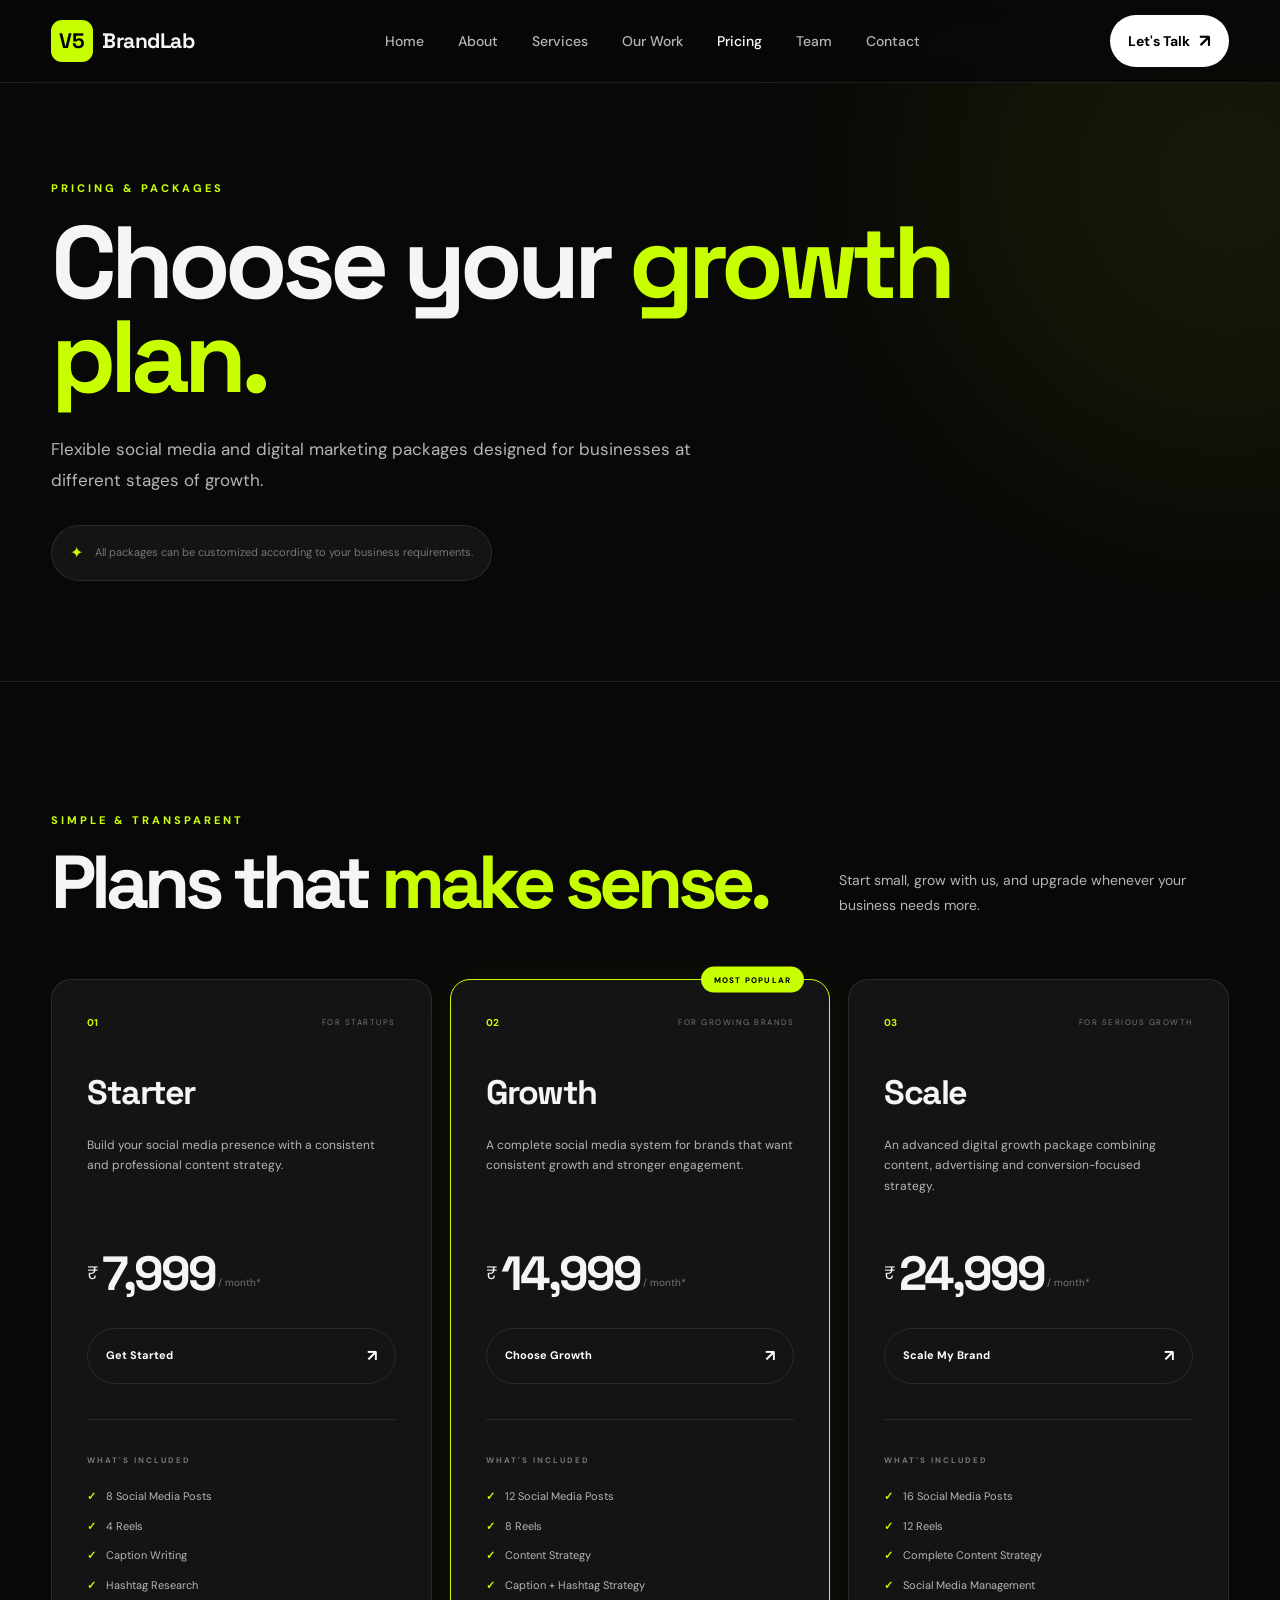
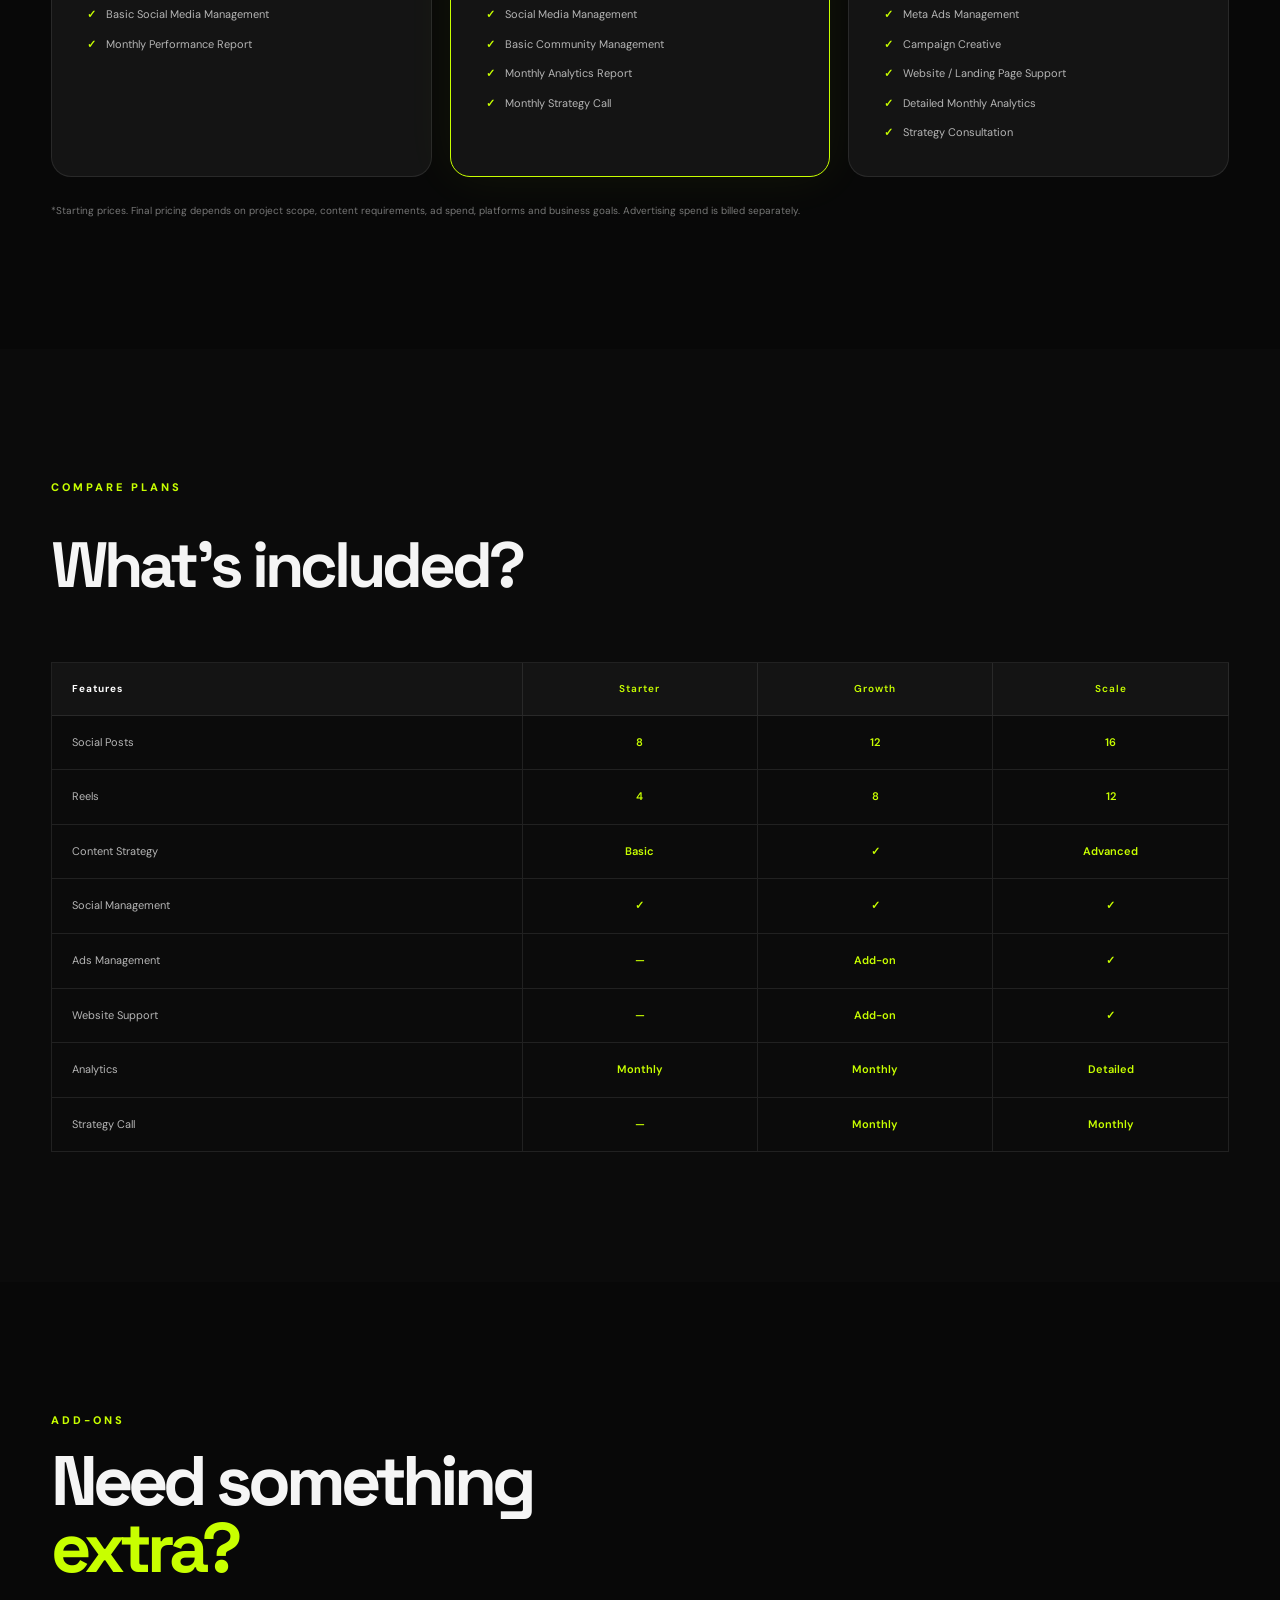
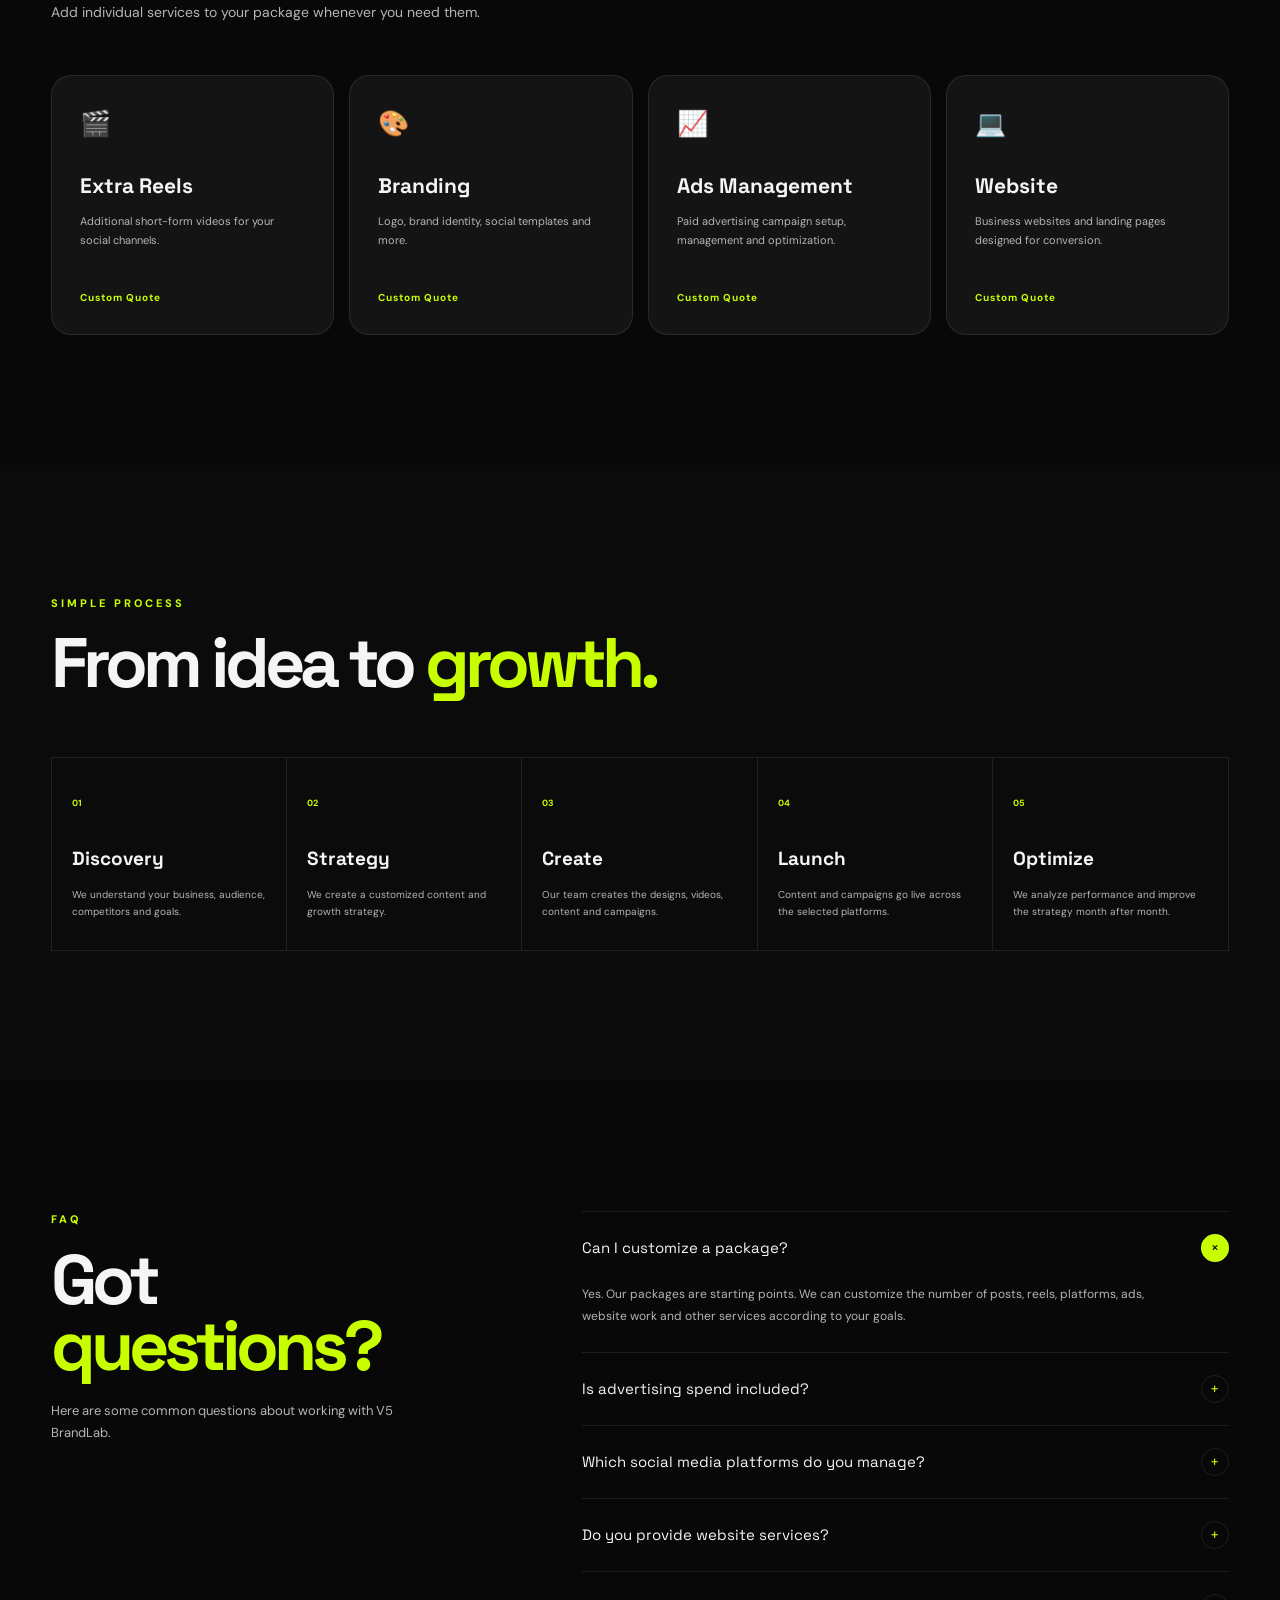
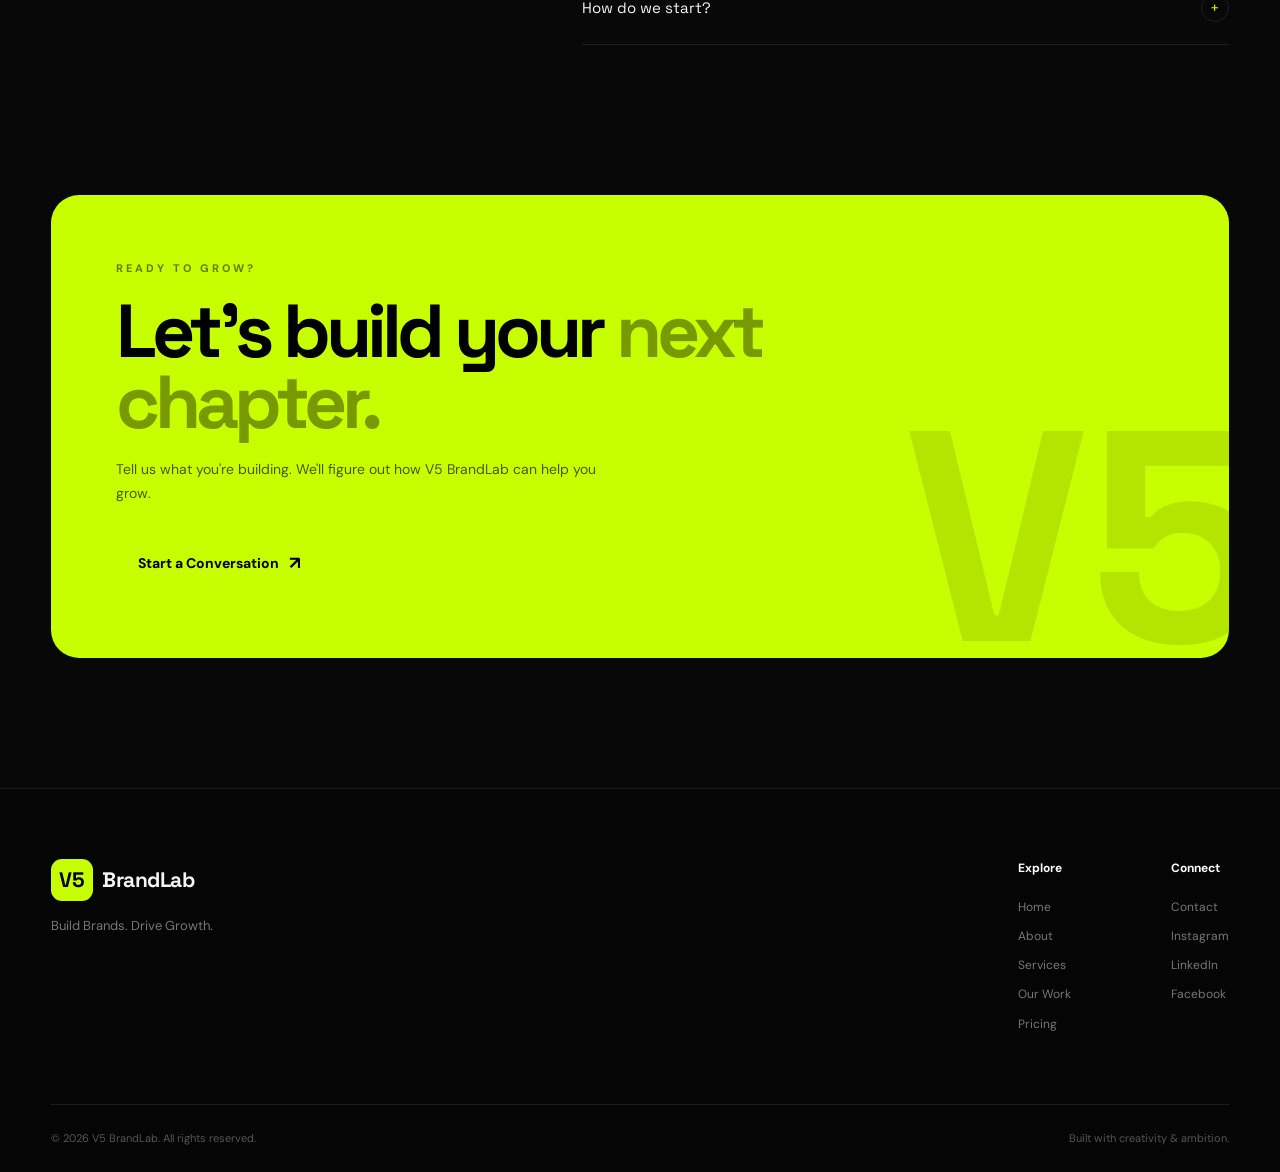
<file: pricing.html>
<!DOCTYPE html>
<html lang="en">

<head>

    <meta charset="UTF-8">

    <meta name="viewport" content="width=device-width, initial-scale=1.0">

    <meta name="description"
        content="V5 BrandLab pricing and social media marketing packages. Choose the right package for your brand and business growth.">

    <meta name="author" content="V5 BrandLab">

    <title>Pricing & Packages | V5 BrandLab</title>


    <!-- Main CSS -->
    <link rel="stylesheet" href="style.css">

    <!-- Pricing CSS -->
    <link rel="stylesheet" href="pricing.css">


    <!-- Google Fonts -->

    <link rel="preconnect" href="https://fonts.googleapis.com">

    <link rel="preconnect"
        href="https://fonts.gstatic.com"
        crossorigin>

    <link
        href="https://fonts.googleapis.com/css2?family=DM+Sans:wght@400;500;600;700&family=Space+Grotesk:wght@400;500;600;700&display=swap"
        rel="stylesheet">

</head>


<body>


    <!-- =====================================================
         NAVBAR
    ====================================================== -->

    <header class="navbar">

        <div class="container nav-container">


            <!-- LOGO -->

            <a href="index.html" class="logo">

                <span class="logo-v">
                    V5
                </span>

                <span class="logo-text">
                    BrandLab
                </span>

            </a>


            <!-- NAVIGATION -->

            <nav class="nav-menu">

                <a href="index.html">
                    Home
                </a>

                <a href="about.html">
                    About
                </a>

                <a href="services.html">
                    Services
                </a>

                <a href="portfolio.html">
                    Our Work
                </a>

                <a href="pricing.html" class="active">
                    Pricing
                </a>

                <a href="about.html#team">
                    Team
                </a>

                <a href="contact.html">
                    Contact
                </a>

            </nav>


            <!-- NAV CTA -->

            <a href="contact.html" class="nav-button">

                Let's Talk

                <span>↗</span>

            </a>

        </div>

    </header>



    <main>


        <!-- =====================================================
             PRICING HERO
        ====================================================== -->

        <section class="pricing-hero">


            <div class="pricing-hero-glow"></div>


            <div class="container pricing-hero-content">


                <span class="section-label">
                    PRICING & PACKAGES
                </span>


                <h1>

                    Choose your
                    <span>growth plan.</span>

                </h1>


                <p>

                    Flexible social media and digital marketing
                    packages designed for businesses at different
                    stages of growth.

                </p>


                <div class="pricing-note">

                    <span>✦</span>

                    <p>
                        All packages can be customized according
                        to your business requirements.
                    </p>

                </div>


            </div>

        </section>



        <!-- =====================================================
             PRICING TOGGLE
        ====================================================== -->

        <section class="pricing-section section">


            <div class="container">


                <div class="pricing-heading">


                    <div>

                        <span class="section-label">
                            SIMPLE & TRANSPARENT
                        </span>

                        <h2>
                            Plans that
                            <span>make sense.</span>
                        </h2>

                    </div>


                    <p>

                        Start small, grow with us, and upgrade
                        whenever your business needs more.

                    </p>


                </div>



                <!-- =================================================
                     PRICING CARDS
                ================================================== -->

                <div class="pricing-grid">


                    <!-- STARTER -->

                    <article class="pricing-card">


                        <div class="pricing-card-top">

                            <span class="plan-number">
                                01
                            </span>


                            <span class="plan-label">
                                FOR STARTUPS
                            </span>

                        </div>


                        <h3>
                            Starter
                        </h3>


                        <p class="plan-description">

                            Build your social media presence
                            with a consistent and professional
                            content strategy.

                        </p>


                        <div class="price">

                            <span class="price-currency">
                                ₹
                            </span>

                            <strong>
                                7,999
                            </strong>

                            <span class="price-period">
                                / month*
                            </span>

                        </div>


                        <a href="contact.html?plan=starter"
                            class="pricing-button">

                            Get Started

                            <span>↗</span>

                        </a>


                        <div class="included">

                            <span>
                                WHAT'S INCLUDED
                            </span>


                            <ul>

                                <li>
                                    <span>✓</span>
                                    8 Social Media Posts
                                </li>

                                <li>
                                    <span>✓</span>
                                    4 Reels
                                </li>

                                <li>
                                    <span>✓</span>
                                    Caption Writing
                                </li>

                                <li>
                                    <span>✓</span>
                                    Hashtag Research
                                </li>

                                <li>
                                    <span>✓</span>
                                    Basic Social Media Management
                                </li>

                                <li>
                                    <span>✓</span>
                                    Monthly Performance Report
                                </li>

                            </ul>

                        </div>


                    </article>



                    <!-- GROWTH -->

                    <article class="pricing-card featured">


                        <div class="popular-badge">
                            MOST POPULAR
                        </div>


                        <div class="pricing-card-top">

                            <span class="plan-number">
                                02
                            </span>


                            <span class="plan-label">
                                FOR GROWING BRANDS
                            </span>

                        </div>


                        <h3>
                            Growth
                        </h3>


                        <p class="plan-description">

                            A complete social media system for
                            brands that want consistent growth
                            and stronger engagement.

                        </p>


                        <div class="price">

                            <span class="price-currency">
                                ₹
                            </span>

                            <strong>
                                14,999
                            </strong>

                            <span class="price-period">
                                / month*
                            </span>

                        </div>


                        <a href="contact.html?plan=growth"
                            class="pricing-button">

                            Choose Growth

                            <span>↗</span>

                        </a>


                        <div class="included">

                            <span>
                                WHAT'S INCLUDED
                            </span>


                            <ul>

                                <li>
                                    <span>✓</span>
                                    12 Social Media Posts
                                </li>

                                <li>
                                    <span>✓</span>
                                    8 Reels
                                </li>

                                <li>
                                    <span>✓</span>
                                    Content Strategy
                                </li>

                                <li>
                                    <span>✓</span>
                                    Caption + Hashtag Strategy
                                </li>

                                <li>
                                    <span>✓</span>
                                    Social Media Management
                                </li>

                                <li>
                                    <span>✓</span>
                                    Basic Community Management
                                </li>

                                <li>
                                    <span>✓</span>
                                    Monthly Analytics Report
                                </li>

                                <li>
                                    <span>✓</span>
                                    Monthly Strategy Call
                                </li>

                            </ul>

                        </div>


                    </article>



                    <!-- SCALE -->

                    <article class="pricing-card">


                        <div class="pricing-card-top">

                            <span class="plan-number">
                                03
                            </span>


                            <span class="plan-label">
                                FOR SERIOUS GROWTH
                            </span>

                        </div>


                        <h3>
                            Scale
                        </h3>


                        <p class="plan-description">

                            An advanced digital growth package
                            combining content, advertising and
                            conversion-focused strategy.

                        </p>


                        <div class="price">

                            <span class="price-currency">
                                ₹
                            </span>

                            <strong>
                                24,999
                            </strong>

                            <span class="price-period">
                                / month*
                            </span>

                        </div>


                        <a href="contact.html?plan=scale"
                            class="pricing-button">

                            Scale My Brand

                            <span>↗</span>

                        </a>


                        <div class="included">

                            <span>
                                WHAT'S INCLUDED
                            </span>


                            <ul>

                                <li>
                                    <span>✓</span>
                                    16 Social Media Posts
                                </li>

                                <li>
                                    <span>✓</span>
                                    12 Reels
                                </li>

                                <li>
                                    <span>✓</span>
                                    Complete Content Strategy
                                </li>

                                <li>
                                    <span>✓</span>
                                    Social Media Management
                                </li>

                                <li>
                                    <span>✓</span>
                                    Meta Ads Management
                                </li>

                                <li>
                                    <span>✓</span>
                                    Campaign Creative
                                </li>

                                <li>
                                    <span>✓</span>
                                    Website / Landing Page Support
                                </li>

                                <li>
                                    <span>✓</span>
                                    Detailed Monthly Analytics
                                </li>

                                <li>
                                    <span>✓</span>
                                    Strategy Consultation
                                </li>

                            </ul>

                        </div>


                    </article>


                </div>


                <p class="pricing-disclaimer">

                    *Starting prices. Final pricing depends on
                    project scope, content requirements, ad spend,
                    platforms and business goals. Advertising spend
                    is billed separately.

                </p>


            </div>

        </section>



        <!-- =====================================================
             COMPARISON
        ====================================================== -->

        <section class="comparison-section section">


            <div class="container">


                <div class="comparison-heading">

                    <span class="section-label">
                        COMPARE PLANS
                    </span>

                    <h2>
                        What's included?
                    </h2>

                </div>


                <div class="comparison-table">


                    <!-- HEADER -->

                    <div class="comparison-row comparison-header">

                        <div>
                            Features
                        </div>

                        <div>
                            Starter
                        </div>

                        <div>
                            Growth
                        </div>

                        <div>
                            Scale
                        </div>

                    </div>


                    <!-- POSTS -->

                    <div class="comparison-row">

                        <div>
                            Social Posts
                        </div>

                        <div>
                            8
                        </div>

                        <div>
                            12
                        </div>

                        <div>
                            16
                        </div>

                    </div>


                    <!-- REELS -->

                    <div class="comparison-row">

                        <div>
                            Reels
                        </div>

                        <div>
                            4
                        </div>

                        <div>
                            8
                        </div>

                        <div>
                            12
                        </div>

                    </div>


                    <!-- STRATEGY -->

                    <div class="comparison-row">

                        <div>
                            Content Strategy
                        </div>

                        <div>
                            Basic
                        </div>

                        <div>
                            ✓
                        </div>

                        <div>
                            Advanced
                        </div>

                    </div>


                    <!-- MANAGEMENT -->

                    <div class="comparison-row">

                        <div>
                            Social Management
                        </div>

                        <div>
                            ✓
                        </div>

                        <div>
                            ✓
                        </div>

                        <div>
                            ✓
                        </div>

                    </div>


                    <!-- ADS -->

                    <div class="comparison-row">

                        <div>
                            Ads Management
                        </div>

                        <div>
                            —
                        </div>

                        <div>
                            Add-on
                        </div>

                        <div>
                            ✓
                        </div>

                    </div>


                    <!-- WEBSITE -->

                    <div class="comparison-row">

                        <div>
                            Website Support
                        </div>

                        <div>
                            —
                        </div>

                        <div>
                            Add-on
                        </div>

                        <div>
                            ✓
                        </div>

                    </div>


                    <!-- REPORT -->

                    <div class="comparison-row">

                        <div>
                            Analytics
                        </div>

                        <div>
                            Monthly
                        </div>

                        <div>
                            Monthly
                        </div>

                        <div>
                            Detailed
                        </div>

                    </div>


                    <!-- STRATEGY CALL -->

                    <div class="comparison-row">

                        <div>
                            Strategy Call
                        </div>

                        <div>
                            —
                        </div>

                        <div>
                            Monthly
                        </div>

                        <div>
                            Monthly
                        </div>

                    </div>


                </div>

            </div>

        </section>



        <!-- =====================================================
             ADD-ONS
        ====================================================== -->

        <section class="addons-section section">


            <div class="container">


                <div class="addons-heading">

                    <span class="section-label">
                        ADD-ONS
                    </span>

                    <h2>
                        Need something
                        <span>extra?</span>
                    </h2>

                    <p>

                        Add individual services to your package
                        whenever you need them.

                    </p>

                </div>



                <div class="addons-grid">


                    <div class="addon-card">

                        <span class="addon-icon">
                            🎬
                        </span>

                        <h3>
                            Extra Reels
                        </h3>

                        <p>
                            Additional short-form videos
                            for your social channels.
                        </p>

                        <strong>
                            Custom Quote
                        </strong>

                    </div>


                    <div class="addon-card">

                        <span class="addon-icon">
                            🎨
                        </span>

                        <h3>
                            Branding
                        </h3>

                        <p>
                            Logo, brand identity, social
                            templates and more.
                        </p>

                        <strong>
                            Custom Quote
                        </strong>

                    </div>


                    <div class="addon-card">

                        <span class="addon-icon">
                            📈
                        </span>

                        <h3>
                            Ads Management
                        </h3>

                        <p>
                            Paid advertising campaign setup,
                            management and optimization.
                        </p>

                        <strong>
                            Custom Quote
                        </strong>

                    </div>


                    <div class="addon-card">

                        <span class="addon-icon">
                            💻
                        </span>

                        <h3>
                            Website
                        </h3>

                        <p>
                            Business websites and landing
                            pages designed for conversion.
                        </p>

                        <strong>
                            Custom Quote
                        </strong>

                    </div>


                </div>

            </div>

        </section>



        <!-- =====================================================
             HOW IT WORKS
        ====================================================== -->

        <section class="process-section section">


            <div class="container">


                <div class="process-heading">

                    <span class="section-label">
                        SIMPLE PROCESS
                    </span>

                    <h2>
                        From idea to
                        <span>growth.</span>
                    </h2>

                </div>



                <div class="process-grid">


                    <div class="process-item">

                        <span>
                            01
                        </span>

                        <h3>
                            Discovery
                        </h3>

                        <p>
                            We understand your business,
                            audience, competitors and goals.
                        </p>

                    </div>


                    <div class="process-item">

                        <span>
                            02
                        </span>

                        <h3>
                            Strategy
                        </h3>

                        <p>
                            We create a customized content
                            and growth strategy.
                        </p>

                    </div>


                    <div class="process-item">

                        <span>
                            03
                        </span>

                        <h3>
                            Create
                        </h3>

                        <p>
                            Our team creates the designs,
                            videos, content and campaigns.
                        </p>

                    </div>


                    <div class="process-item">

                        <span>
                            04
                        </span>

                        <h3>
                            Launch
                        </h3>

                        <p>
                            Content and campaigns go live
                            across the selected platforms.
                        </p>

                    </div>


                    <div class="process-item">

                        <span>
                            05
                        </span>

                        <h3>
                            Optimize
                        </h3>

                        <p>
                            We analyze performance and improve
                            the strategy month after month.
                        </p>

                    </div>


                </div>

            </div>

        </section>



        <!-- =====================================================
             FAQ
        ====================================================== -->

        <section class="faq-section section">


            <div class="container">


                <div class="faq-layout">


                    <div class="faq-intro">

                        <span class="section-label">
                            FAQ
                        </span>

                        <h2>
                            Got
                            <span>questions?</span>
                        </h2>

                        <p>

                            Here are some common questions
                            about working with V5 BrandLab.

                        </p>

                    </div>



                    <div class="faq-list">


                        <details open>

                            <summary>

                                Can I customize a package?

                                <span>
                                    +
                                </span>

                            </summary>

                            <p>

                                Yes. Our packages are starting points.
                                We can customize the number of posts,
                                reels, platforms, ads, website work and
                                other services according to your goals.

                            </p>

                        </details>



                        <details>

                            <summary>

                                Is advertising spend included?

                                <span>
                                    +
                                </span>

                            </summary>

                            <p>

                                No. Your advertising budget is separate
                                from our agency management fee. This
                                keeps your media budget transparent.

                            </p>

                        </details>



                        <details>

                            <summary>

                                Which social media platforms do you manage?

                                <span>
                                    +
                                </span>

                            </summary>

                            <p>

                                Depending on the package, we can work
                                with Instagram, Facebook, LinkedIn,
                                YouTube and other relevant platforms.

                            </p>

                        </details>



                        <details>

                            <summary>

                                Do you provide website services?

                                <span>
                                    +
                                </span>

                            </summary>

                            <p>

                                Yes. V5 BrandLab can design and develop
                                business websites, landing pages and
                                selected e-commerce solutions.

                            </p>

                        </details>



                        <details>

                            <summary>

                                How do we start?

                                <span>
                                    +
                                </span>

                            </summary>

                            <p>

                                Contact us, tell us about your business
                                and your goals, and we'll recommend the
                                right package or create a custom proposal.

                            </p>

                        </details>


                    </div>

                </div>

            </div>

        </section>



        <!-- =====================================================
             FINAL CTA
        ====================================================== -->

        <section class="pricing-cta">


            <div class="container">


                <div class="pricing-cta-box">


                    <div>

                        <span class="section-label">
                            READY TO GROW?
                        </span>


                        <h2>

                            Let's build your
                            <span>next chapter.</span>

                        </h2>


                        <p>

                            Tell us what you're building.
                            We'll figure out how V5 BrandLab
                            can help you grow.

                        </p>


                        <a href="contact.html" class="btn btn-dark">

                            Start a Conversation

                            <span>
                                ↗
                            </span>

                        </a>

                    </div>


                    <div class="cta-v5">
                        V5
                    </div>


                </div>

            </div>

        </section>


    </main>



    <!-- =====================================================
         FOOTER
    ====================================================== -->

    <footer class="footer">

        <div class="container">


            <div class="footer-top">


                <div class="footer-brand">


                    <a href="index.html" class="logo">

                        <span class="logo-v">
                            V5
                        </span>

                        <span class="logo-text">
                            BrandLab
                        </span>

                    </a>


                    <p>
                        Build Brands. Drive Growth.
                    </p>

                </div>



                <div class="footer-links">


                    <div>

                        <h4>
                            Explore
                        </h4>

                        <a href="index.html">
                            Home
                        </a>

                        <a href="about.html">
                            About
                        </a>

                        <a href="services.html">
                            Services
                        </a>

                        <a href="portfolio.html">
                            Our Work
                        </a>

                        <a href="pricing.html">
                            Pricing
                        </a>

                    </div>



                    <div>

                        <h4>
                            Connect
                        </h4>

                        <a href="contact.html">
                            Contact
                        </a>

                        <a href="#">
                            Instagram
                        </a>

                        <a href="#">
                            LinkedIn
                        </a>

                        <a href="#">
                            Facebook
                        </a>

                    </div>


                </div>


            </div>



            <div class="footer-bottom">

                <p>
                    © 2026 V5 BrandLab. All rights reserved.
                </p>

                <p>
                    Built with creativity & ambition.
                </p>

            </div>


        </div>

    </footer>


</body>

</html>
</file>
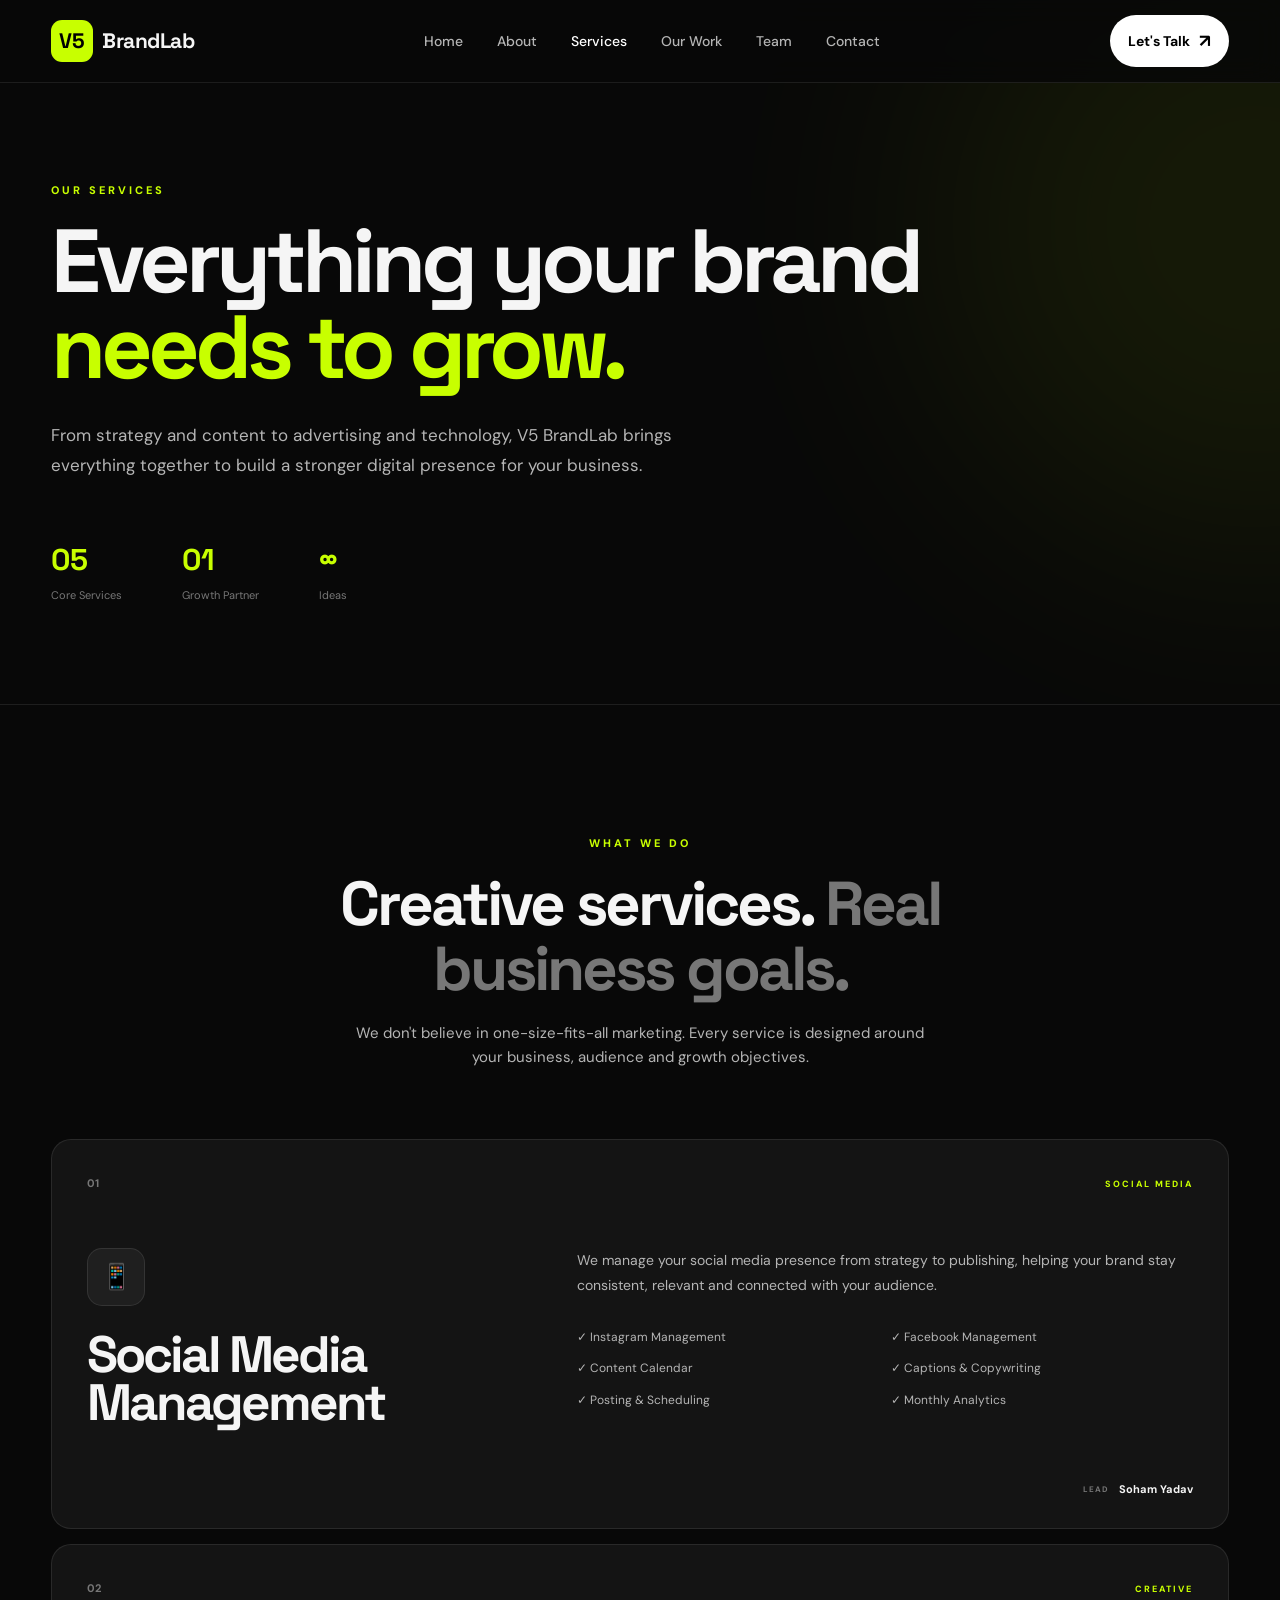
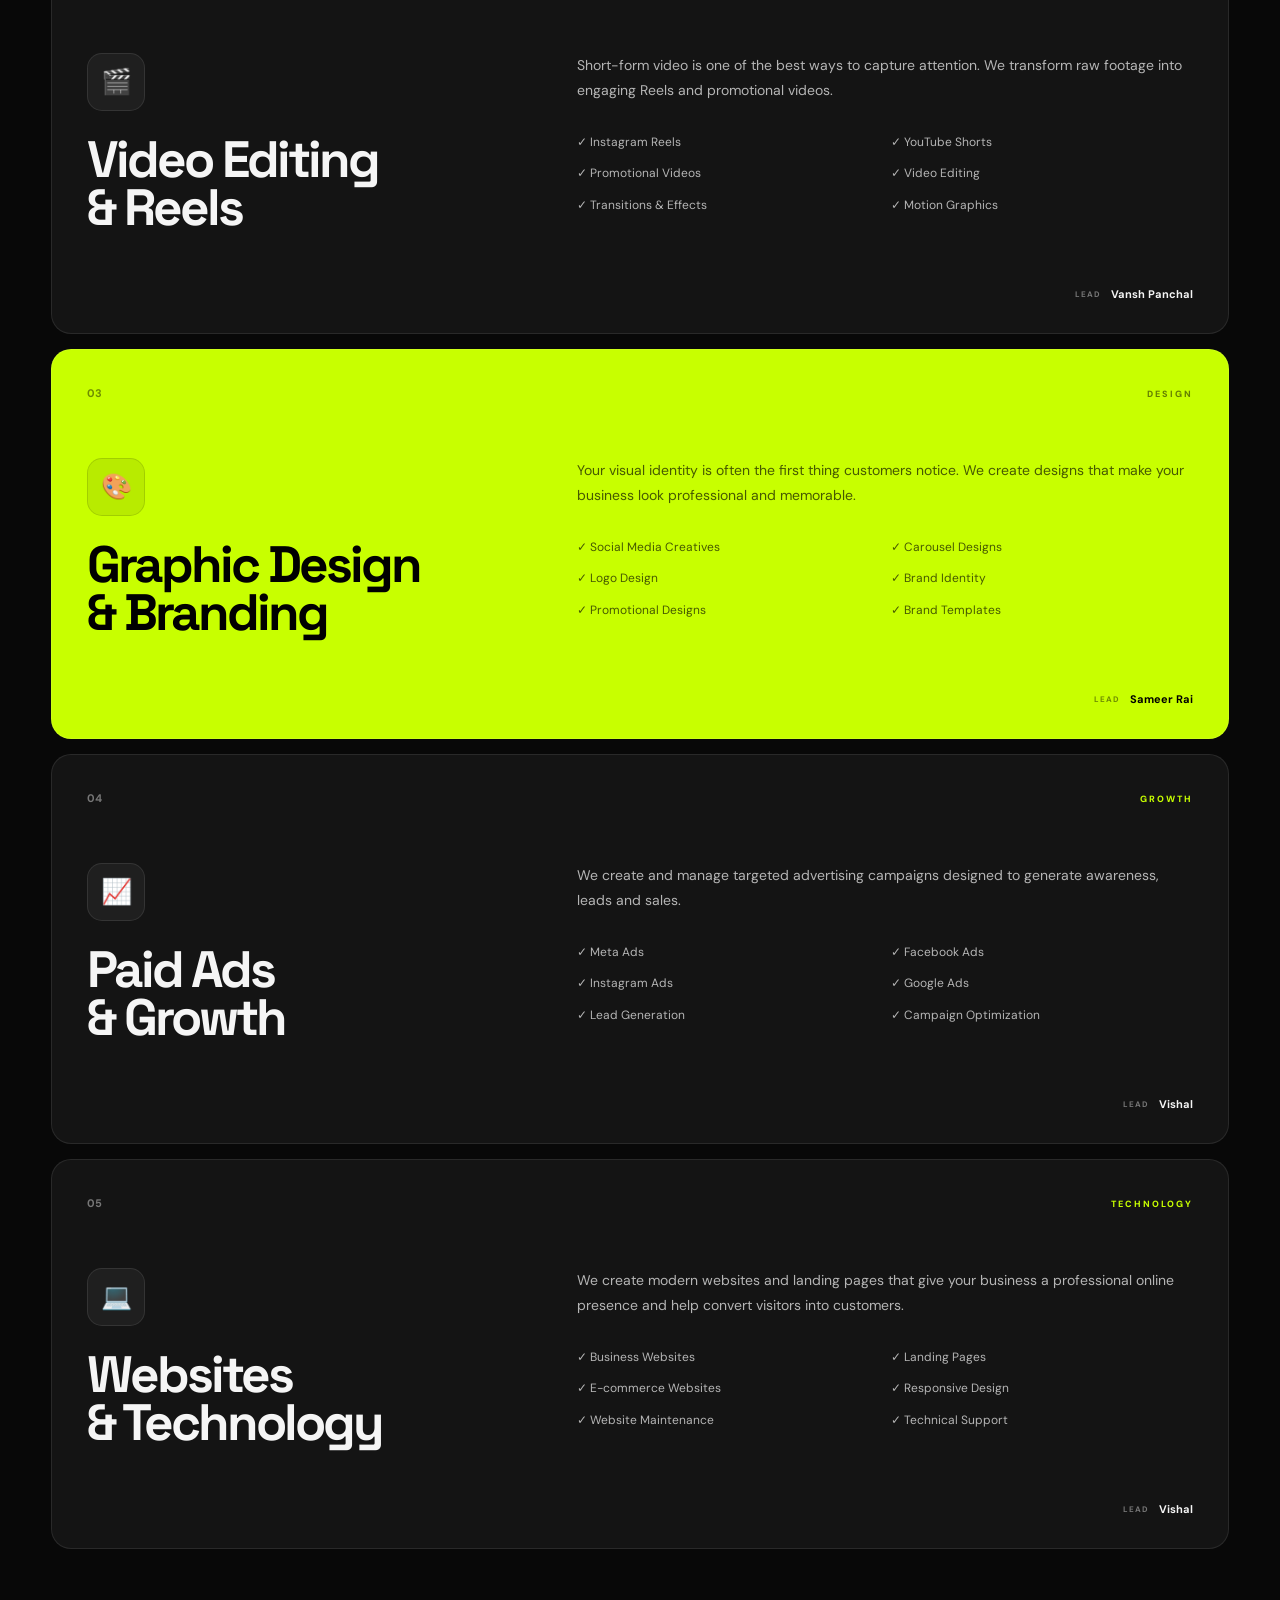
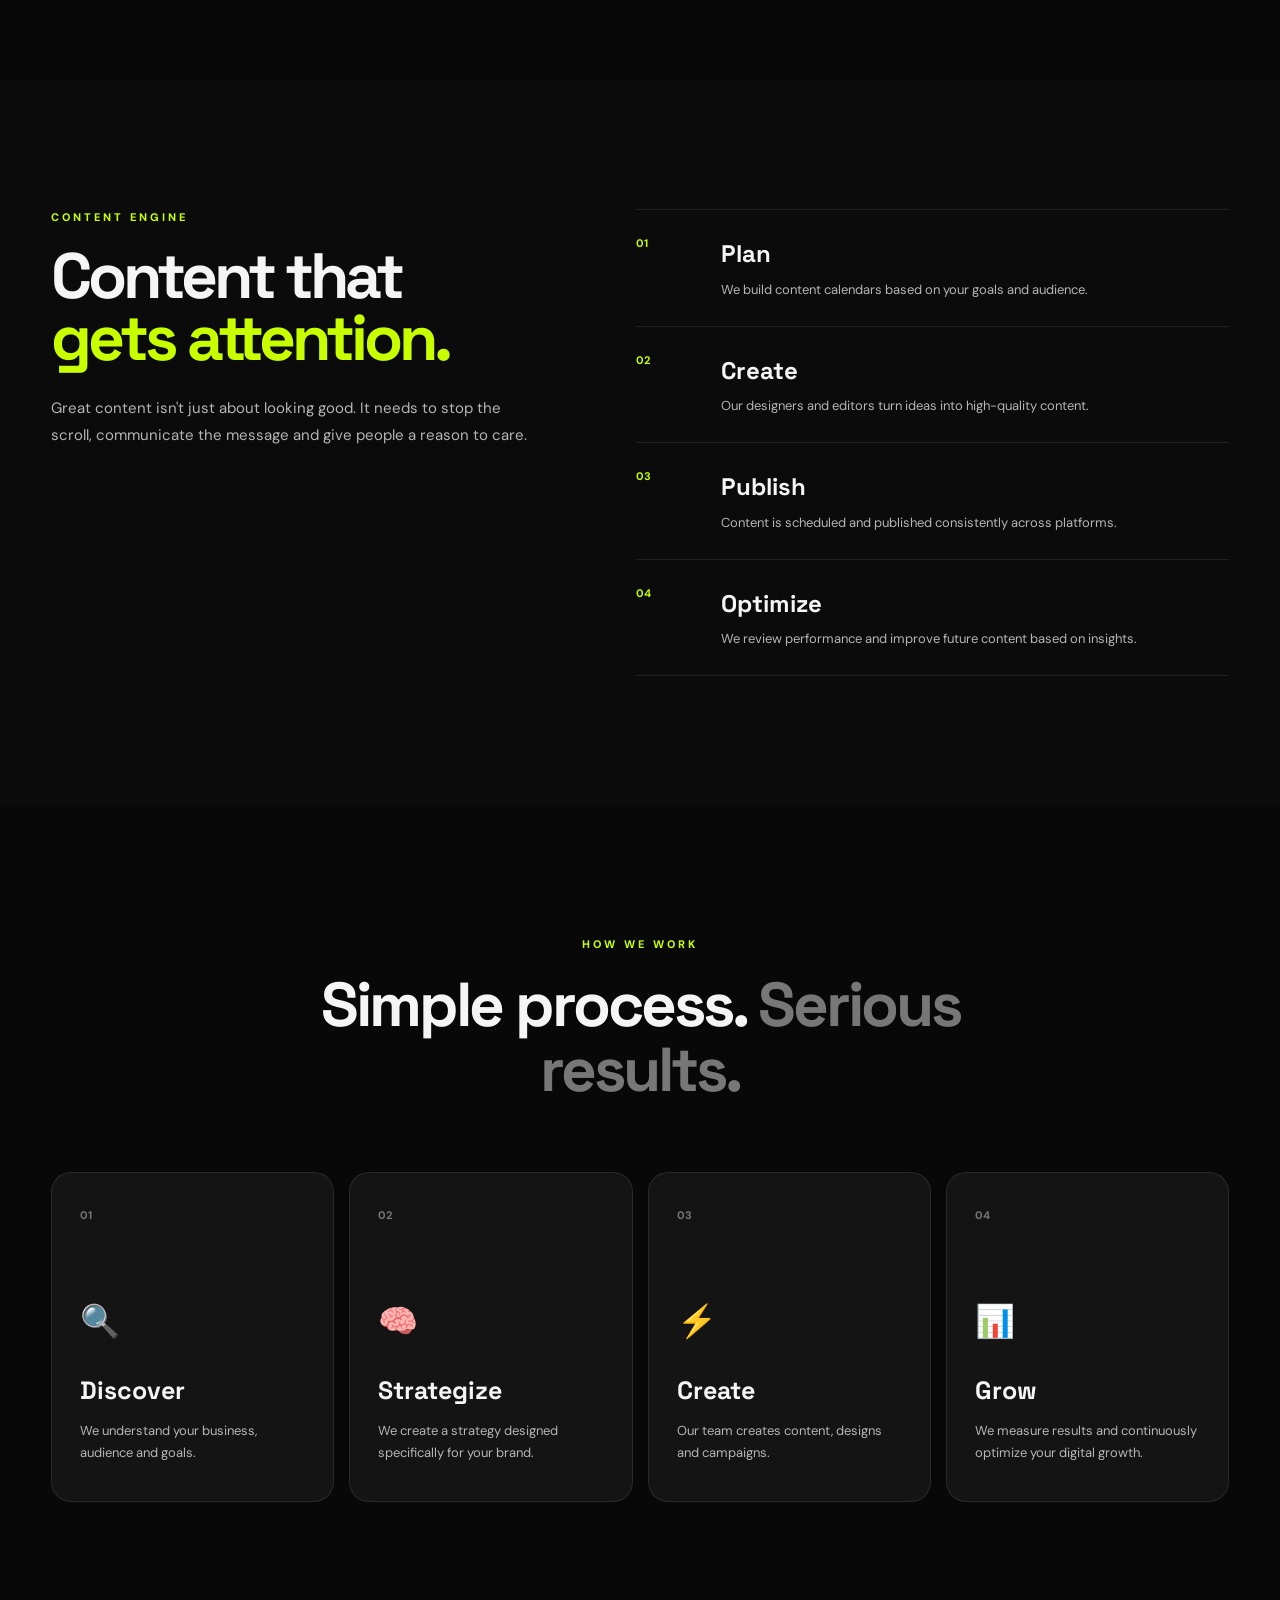
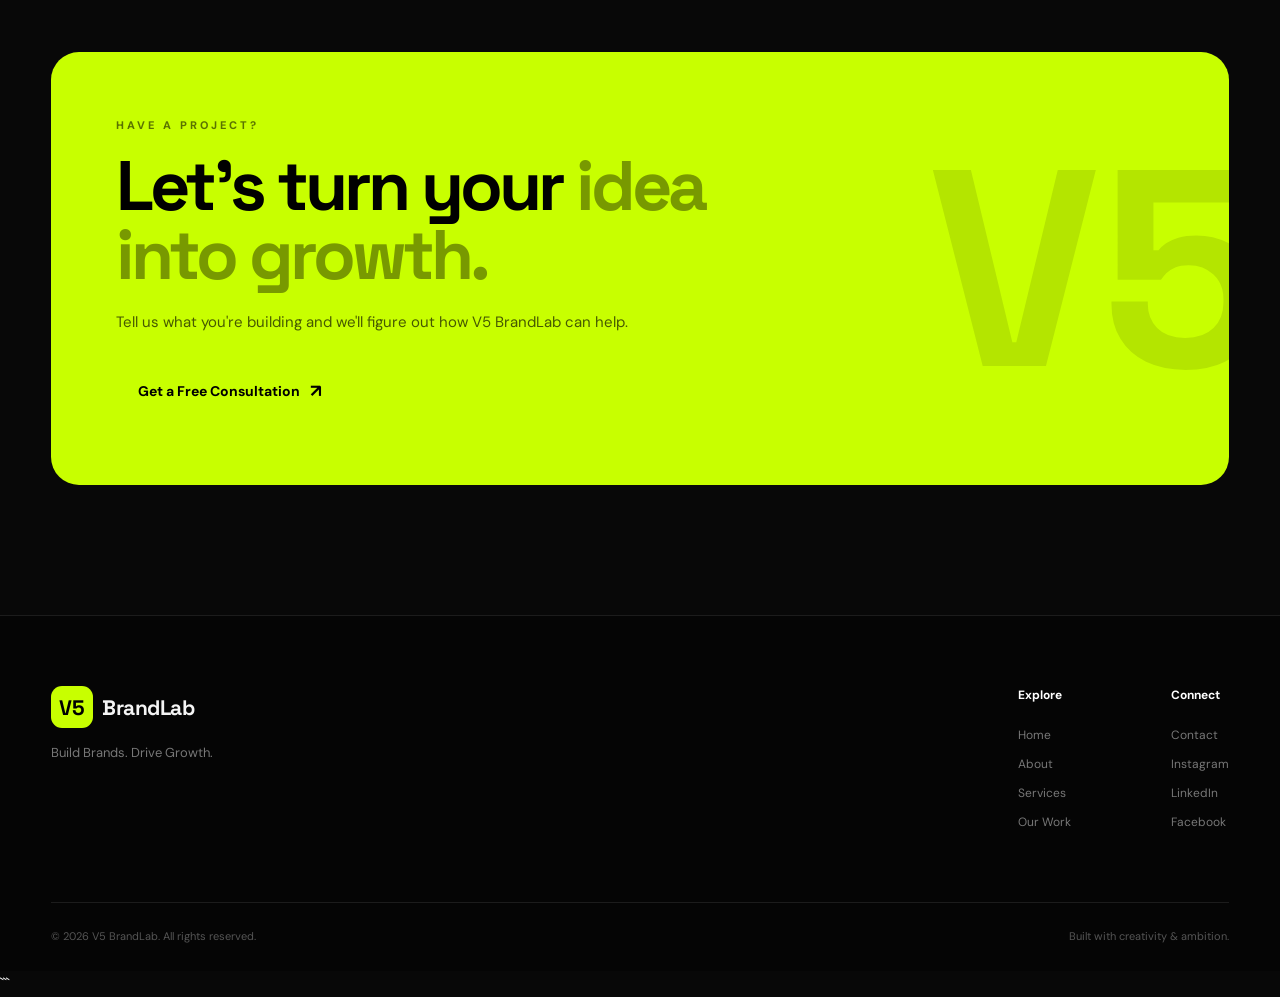
<file: services.html>
<!DOCTYPE html>
<html lang="en">

<head>

    <meta charset="UTF-8">

    <meta name="viewport" content="width=device-width, initial-scale=1.0">

    <meta name="description"
        content="Explore V5 BrandLab services including social media management, video editing, graphic design, branding, digital advertising and website development.">

    <meta name="keywords"
        content="V5 BrandLab services, social media marketing, reels, graphic design, branding, Meta Ads, Google Ads, website development">

    <meta name="author" content="V5 BrandLab">

    <title>Services | V5 BrandLab</title>

    <link rel="stylesheet" href="style.css">
    <link rel="stylesheet" href="services.css">

    <link rel="preconnect" href="https://fonts.googleapis.com">
    <link rel="preconnect" href="https://fonts.gstatic.com" crossorigin>

    <link href="https://fonts.googleapis.com/css2?family=DM+Sans:wght@400;500;600;700&family=Space+Grotesk:wght@400;500;600;700&display=swap"
        rel="stylesheet">

</head>


<body>


    <!-- =========================
         NAVBAR
    ========================== -->

    <header class="navbar">

        <div class="container nav-container">

            <a href="index.html" class="logo">

                <span class="logo-v">
                    V5
                </span>

                <span class="logo-text">
                    BrandLab
                </span>

            </a>


            <nav class="nav-menu">

                <a href="index.html">
                    Home
                </a>

                <a href="about.html">
                    About
                </a>

                <a href="services.html" class="active">
                    Services
                </a>

                <a href="portfolio.html">
                    Our Work
                </a>

                <a href="about.html#team">
                    Team
                </a>

                <a href="contact.html">
                    Contact
                </a>

            </nav>


            <a href="contact.html" class="nav-button">

                Let's Talk

                <span>↗</span>

            </a>

        </div>

    </header>



    <main>


        <!-- =========================
             SERVICES HERO
        ========================== -->

        <section class="services-hero">

            <div class="services-hero-glow"></div>

            <div class="container services-hero-content">

                <span class="section-label">
                    OUR SERVICES
                </span>


                <h1>

                    Everything your brand
                    <span>needs to grow.</span>

                </h1>


                <p>

                    From strategy and content to advertising and
                    technology, V5 BrandLab brings everything together
                    to build a stronger digital presence for your business.

                </p>


                <div class="hero-service-stats">

                    <div>

                        <strong>
                            05
                        </strong>

                        <span>
                            Core Services
                        </span>

                    </div>


                    <div>

                        <strong>
                            01
                        </strong>

                        <span>
                            Growth Partner
                        </span>

                    </div>


                    <div>

                        <strong>
                            ∞
                        </strong>

                        <span>
                            Ideas
                        </span>

                    </div>

                </div>

            </div>

        </section>



        <!-- =========================
             SERVICE OVERVIEW
        ========================== -->

        <section class="service-overview section">

            <div class="container">


                <div class="section-heading-center">

                    <span class="section-label">
                        WHAT WE DO
                    </span>


                    <h2>

                        Creative services.
                        <span>Real business goals.</span>

                    </h2>


                    <p>

                        We don't believe in one-size-fits-all marketing.
                        Every service is designed around your business,
                        audience and growth objectives.

                    </p>

                </div>



                <div class="service-list">


                    <!-- SERVICE 01 -->

                    <article class="big-service-card">

                        <div class="service-card-top">

                            <span class="big-service-number">
                                01
                            </span>

                            <span class="big-service-category">
                                SOCIAL MEDIA
                            </span>

                        </div>


                        <div class="big-service-content">

                            <div class="big-service-title">

                                <div class="big-service-icon">
                                    📱
                                </div>

                                <h3>
                                    Social Media
                                    <br>
                                    Management
                                </h3>

                            </div>


                            <div class="big-service-description">

                                <p>

                                    We manage your social media presence
                                    from strategy to publishing, helping
                                    your brand stay consistent, relevant
                                    and connected with your audience.

                                </p>


                                <div class="service-feature-list">

                                    <span>✓ Instagram Management</span>
                                    <span>✓ Facebook Management</span>
                                    <span>✓ Content Calendar</span>
                                    <span>✓ Captions & Copywriting</span>
                                    <span>✓ Posting & Scheduling</span>
                                    <span>✓ Monthly Analytics</span>

                                </div>

                            </div>

                        </div>


                        <div class="service-owner">

                            <span>
                                LEAD
                            </span>

                            <strong>
                                Soham Yadav
                            </strong>

                        </div>

                    </article>



                    <!-- SERVICE 02 -->

                    <article class="big-service-card">

                        <div class="service-card-top">

                            <span class="big-service-number">
                                02
                            </span>

                            <span class="big-service-category">
                                CREATIVE
                            </span>

                        </div>


                        <div class="big-service-content">

                            <div class="big-service-title">

                                <div class="big-service-icon">
                                    🎬
                                </div>

                                <h3>
                                    Video Editing
                                    <br>
                                    & Reels
                                </h3>

                            </div>


                            <div class="big-service-description">

                                <p>

                                    Short-form video is one of the best
                                    ways to capture attention. We transform
                                    raw footage into engaging Reels and
                                    promotional videos.

                                </p>


                                <div class="service-feature-list">

                                    <span>✓ Instagram Reels</span>
                                    <span>✓ YouTube Shorts</span>
                                    <span>✓ Promotional Videos</span>
                                    <span>✓ Video Editing</span>
                                    <span>✓ Transitions & Effects</span>
                                    <span>✓ Motion Graphics</span>

                                </div>

                            </div>

                        </div>


                        <div class="service-owner">

                            <span>
                                LEAD
                            </span>

                            <strong>
                                Vansh Panchal
                            </strong>

                        </div>

                    </article>



                    <!-- SERVICE 03 -->

                    <article class="big-service-card featured-service">

                        <div class="service-card-top">

                            <span class="big-service-number">
                                03
                            </span>

                            <span class="big-service-category">
                                DESIGN
                            </span>

                        </div>


                        <div class="big-service-content">

                            <div class="big-service-title">

                                <div class="big-service-icon">
                                    🎨
                                </div>

                                <h3>
                                    Graphic Design
                                    <br>
                                    & Branding
                                </h3>

                            </div>


                            <div class="big-service-description">

                                <p>

                                    Your visual identity is often the
                                    first thing customers notice. We create
                                    designs that make your business look
                                    professional and memorable.

                                </p>


                                <div class="service-feature-list">

                                    <span>✓ Social Media Creatives</span>
                                    <span>✓ Carousel Designs</span>
                                    <span>✓ Logo Design</span>
                                    <span>✓ Brand Identity</span>
                                    <span>✓ Promotional Designs</span>
                                    <span>✓ Brand Templates</span>

                                </div>

                            </div>

                        </div>


                        <div class="service-owner">

                            <span>
                                LEAD
                            </span>

                            <strong>
                                Sameer Rai
                            </strong>

                        </div>

                    </article>



                    <!-- SERVICE 04 -->

                    <article class="big-service-card">

                        <div class="service-card-top">

                            <span class="big-service-number">
                                04
                            </span>

                            <span class="big-service-category">
                                GROWTH
                            </span>

                        </div>


                        <div class="big-service-content">

                            <div class="big-service-title">

                                <div class="big-service-icon">
                                    📈
                                </div>

                                <h3>
                                    Paid Ads
                                    <br>
                                    & Growth
                                </h3>

                            </div>


                            <div class="big-service-description">

                                <p>

                                    We create and manage targeted
                                    advertising campaigns designed to
                                    generate awareness, leads and sales.

                                </p>


                                <div class="service-feature-list">

                                    <span>✓ Meta Ads</span>
                                    <span>✓ Facebook Ads</span>
                                    <span>✓ Instagram Ads</span>
                                    <span>✓ Google Ads</span>
                                    <span>✓ Lead Generation</span>
                                    <span>✓ Campaign Optimization</span>

                                </div>

                            </div>

                        </div>


                        <div class="service-owner">

                            <span>
                                LEAD
                            </span>

                            <strong>
                                Vishal
                            </strong>

                        </div>

                    </article>



                    <!-- SERVICE 05 -->

                    <article class="big-service-card">

                        <div class="service-card-top">

                            <span class="big-service-number">
                                05
                            </span>

                            <span class="big-service-category">
                                TECHNOLOGY
                            </span>

                        </div>


                        <div class="big-service-content">

                            <div class="big-service-title">

                                <div class="big-service-icon">
                                    💻
                                </div>

                                <h3>
                                    Websites
                                    <br>
                                    & Technology
                                </h3>

                            </div>


                            <div class="big-service-description">

                                <p>

                                    We create modern websites and landing
                                    pages that give your business a
                                    professional online presence and help
                                    convert visitors into customers.

                                </p>


                                <div class="service-feature-list">

                                    <span>✓ Business Websites</span>
                                    <span>✓ Landing Pages</span>
                                    <span>✓ E-commerce Websites</span>
                                    <span>✓ Responsive Design</span>
                                    <span>✓ Website Maintenance</span>
                                    <span>✓ Technical Support</span>

                                </div>

                            </div>

                        </div>


                        <div class="service-owner">

                            <span>
                                LEAD
                            </span>

                            <strong>
                                Vishal
                            </strong>

                        </div>

                    </article>

                </div>

            </div>

        </section>



        <!-- =========================
             CONTENT SERVICES
        ========================== -->

        <section class="content-section section">

            <div class="container">


                <div class="content-section-grid">


                    <div>

                        <span class="section-label">
                            CONTENT ENGINE
                        </span>


                        <h2>

                            Content that
                            <span>gets attention.</span>

                        </h2>


                        <p>

                            Great content isn't just about looking good.
                            It needs to stop the scroll, communicate the
                            message and give people a reason to care.

                        </p>

                    </div>



                    <div class="content-points">

                        <div class="content-point">

                            <span>
                                01
                            </span>

                            <div>

                                <h3>
                                    Plan
                                </h3>

                                <p>
                                    We build content calendars based
                                    on your goals and audience.
                                </p>

                            </div>

                        </div>


                        <div class="content-point">

                            <span>
                                02
                            </span>

                            <div>

                                <h3>
                                    Create
                                </h3>

                                <p>
                                    Our designers and editors turn ideas
                                    into high-quality content.
                                </p>

                            </div>

                        </div>


                        <div class="content-point">

                            <span>
                                03
                            </span>

                            <div>

                                <h3>
                                    Publish
                                </h3>

                                <p>
                                    Content is scheduled and published
                                    consistently across platforms.
                                </p>

                            </div>

                        </div>


                        <div class="content-point">

                            <span>
                                04
                            </span>

                            <div>

                                <h3>
                                    Optimize
                                </h3>

                                <p>
                                    We review performance and improve
                                    future content based on insights.
                                </p>

                            </div>

                        </div>

                    </div>

                </div>

            </div>

        </section>



        <!-- =========================
             PROCESS
        ========================== -->

        <section class="service-process section">

            <div class="container">


                <div class="section-heading-center">

                    <span class="section-label">
                        HOW WE WORK
                    </span>


                    <h2>

                        Simple process.
                        <span>Serious results.</span>

                    </h2>

                </div>



                <div class="process-grid">


                    <div class="process-card">

                        <span>
                            01
                        </span>

                        <div class="process-icon">
                            🔍
                        </div>

                        <h3>
                            Discover
                        </h3>

                        <p>
                            We understand your business,
                            audience and goals.
                        </p>

                    </div>


                    <div class="process-card">

                        <span>
                            02
                        </span>

                        <div class="process-icon">
                            🧠
                        </div>

                        <h3>
                            Strategize
                        </h3>

                        <p>
                            We create a strategy designed
                            specifically for your brand.
                        </p>

                    </div>


                    <div class="process-card">

                        <span>
                            03
                        </span>

                        <div class="process-icon">
                            ⚡
                        </div>

                        <h3>
                            Create
                        </h3>

                        <p>
                            Our team creates content,
                            designs and campaigns.
                        </p>

                    </div>


                    <div class="process-card">

                        <span>
                            04
                        </span>

                        <div class="process-icon">
                            📊
                        </div>

                        <h3>
                            Grow
                        </h3>

                        <p>
                            We measure results and continuously
                            optimize your digital growth.
                        </p>

                    </div>

                </div>

            </div>

        </section>



        <!-- =========================
             CTA
        ========================== -->

        <section class="services-cta">

            <div class="container">

                <div class="services-cta-box">

                    <div class="services-cta-content">

                        <span class="section-label">
                            HAVE A PROJECT?
                        </span>


                        <h2>

                            Let's turn your
                            <span>idea into growth.</span>

                        </h2>


                        <p>

                            Tell us what you're building and we'll
                            figure out how V5 BrandLab can help.

                        </p>


                        <a href="contact.html" class="btn btn-dark">

                            Get a Free Consultation

                            <span>↗</span>

                        </a>

                    </div>


                    <div class="services-cta-mark">
                        V5
                    </div>

                </div>

            </div>

        </section>


    </main>



    <!-- =========================
         FOOTER
    ========================== -->

    <footer class="footer">

        <div class="container">


            <div class="footer-top">


                <div class="footer-brand">

                    <a href="index.html" class="logo">

                        <span class="logo-v">
                            V5
                        </span>

                        <span class="logo-text">
                            BrandLab
                        </span>

                    </a>


                    <p>
                        Build Brands. Drive Growth.
                    </p>

                </div>



                <div class="footer-links">


                    <div>

                        <h4>
                            Explore
                        </h4>

                        <a href="index.html">
                            Home
                        </a>

                        <a href="about.html">
                            About
                        </a>

                        <a href="services.html">
                            Services
                        </a>

                        <a href="portfolio.html">
                            Our Work
                        </a>

                    </div>



                    <div>

                        <h4>
                            Connect
                        </h4>

                        <a href="contact.html">
                            Contact
                        </a>

                        <a href="#">
                            Instagram
                        </a>

                        <a href="#">
                            LinkedIn
                        </a>

                        <a href="#">
                            Facebook
                        </a>

                    </div>


                </div>

            </div>



            <div class="footer-bottom">

                <p>
                    © 2026 V5 BrandLab. All rights reserved.
                </p>

                <p>
                    Built with creativity & ambition.
                </p>

            </div>


        </div>

    </footer>


</body>

</html>
```
</file>
<file: style.css>
/* =====================================================
   V5 BRANDLAB
   Main Website Styles
===================================================== */


/* =====================================================
   ROOT VARIABLES
===================================================== */

:root {

    --bg: #080808;
    --bg-secondary: #101010;
    --card: #141414;
    --card-hover: #1b1b1b;

    --white: #ffffff;
    --text: #f5f5f5;
    --text-light: #b5b5b5;
    --text-muted: #777777;

    --accent: #c8ff00;
    --accent-dark: #9dcc00;

    --border: rgba(255, 255, 255, 0.09);

    --container: 1200px;

    --radius: 20px;

    --transition: 0.3s ease;
}


/* =====================================================
   RESET
===================================================== */

* {
    margin: 0;
    padding: 0;
    box-sizing: border-box;
}

html {
    scroll-behavior: smooth;
}

body {
    font-family: "DM Sans", sans-serif;
    background: var(--bg);
    color: var(--text);
    line-height: 1.6;
    overflow-x: hidden;
}

a {
    color: inherit;
    text-decoration: none;
}

img {
    max-width: 100%;
    display: block;
}

button,
input,
textarea {
    font-family: inherit;
}


/* =====================================================
   CONTAINER
===================================================== */

.container {
    width: min(92%, var(--container));
    margin: 0 auto;
}


/* =====================================================
   NAVBAR
===================================================== */

.navbar {
    position: fixed;
    top: 0;
    left: 0;
    width: 100%;
    z-index: 1000;

    background: rgba(8, 8, 8, 0.85);
    backdrop-filter: blur(15px);

    border-bottom: 1px solid var(--border);
}

.nav-container {
    min-height: 82px;

    display: flex;
    align-items: center;
    justify-content: space-between;
}


/* Logo */

.logo {
    display: flex;
    align-items: center;
    gap: 9px;

    font-family: "Space Grotesk", sans-serif;
    font-weight: 700;
    font-size: 21px;
}

.logo-v {
    width: 42px;
    height: 42px;

    display: grid;
    place-items: center;

    background: var(--accent);
    color: #000;

    border-radius: 11px;

    font-weight: 800;
}

.logo-text {
    letter-spacing: -0.5px;
}


/* Navigation */

.nav-menu {
    display: flex;
    align-items: center;
    gap: 34px;
}

.nav-menu a {
    color: var(--text-light);
    font-size: 14px;
    font-weight: 500;

    transition: var(--transition);
}

.nav-menu a:hover,
.nav-menu a.active {
    color: var(--white);
}


/* Nav Button */

.nav-button {
    display: flex;
    align-items: center;
    gap: 9px;

    background: var(--white);
    color: #000;

    padding: 12px 18px;

    border-radius: 50px;

    font-size: 14px;
    font-weight: 700;

    transition: var(--transition);
}

.nav-button span {
    font-size: 18px;
}

.nav-button:hover {
    background: var(--accent);
    transform: translateY(-2px);
}


/* =====================================================
   HERO
===================================================== */

.hero {
    min-height: 100vh;
    padding-top: 82px;

    position: relative;

    display: flex;
    align-items: center;

    overflow: hidden;
}

.hero-background {
    position: absolute;
    width: 600px;
    height: 600px;

    right: -250px;
    top: 50px;

    background: var(--accent);

    opacity: 0.08;

    filter: blur(120px);

    border-radius: 50%;
}

.hero-container {
    min-height: calc(100vh - 82px);

    display: grid;
    grid-template-columns: 1.05fr 0.95fr;

    align-items: center;

    gap: 60px;
}


/* Hero Content */

.hero-content {
    position: relative;
    z-index: 2;
}

.hero-badge {
    display: inline-flex;
    align-items: center;
    gap: 10px;

    padding: 8px 14px;

    border: 1px solid var(--border);

    background: rgba(255, 255, 255, 0.03);

    border-radius: 50px;

    color: var(--text-light);

    font-size: 12px;
    font-weight: 600;

    margin-bottom: 28px;
}

.badge-dot {
    width: 7px;
    height: 7px;

    background: var(--accent);

    border-radius: 50%;

    box-shadow: 0 0 15px var(--accent);
}

.hero h1 {
    font-family: "Space Grotesk", sans-serif;

    font-size: clamp(58px, 7vw, 92px);

    line-height: 0.95;

    letter-spacing: -5px;

    font-weight: 700;

    margin-bottom: 28px;
}

.hero h1 span {
    color: var(--accent);
}

.hero-description {
    max-width: 560px;

    color: var(--text-light);

    font-size: 17px;

    line-height: 1.8;

    margin-bottom: 36px;
}


/* Hero Buttons */

.hero-buttons {
    display: flex;
    align-items: center;
    gap: 14px;

    margin-bottom: 48px;
}

.btn {
    display: inline-flex;
    align-items: center;
    justify-content: center;
    gap: 10px;

    padding: 15px 22px;

    border-radius: 50px;

    font-size: 14px;
    font-weight: 700;

    transition: var(--transition);
}

.btn span {
    font-size: 18px;
}

.btn-primary {
    background: var(--accent);
    color: #000;
}

.btn-primary:hover {
    background: var(--white);
    transform: translateY(-3px);
}

.btn-secondary {
    border: 1px solid var(--border);
    color: var(--white);
}

.btn-secondary:hover {
    border-color: var(--white);
    transform: translateY(-3px);
}


/* Hero Trust */

.hero-trust {
    display: flex;
    align-items: center;
    gap: 14px;
}

.trust-avatars {
    display: flex;
}

.trust-avatars span {
    width: 34px;
    height: 34px;

    margin-left: -7px;

    border: 2px solid var(--bg);

    border-radius: 50%;

    display: grid;
    place-items: center;

    background: var(--card);

    color: var(--accent);

    font-size: 11px;
    font-weight: 800;
}

.trust-avatars span:first-child {
    margin-left: 0;
}

.hero-trust strong {
    display: block;

    font-size: 13px;
}

.hero-trust small {
    display: block;

    color: var(--text-muted);

    font-size: 11px;
}


/* =====================================================
   HERO VISUAL
===================================================== */

.hero-visual {
    position: relative;

    height: 590px;

    display: flex;
    align-items: center;
    justify-content: center;
}

.visual-circle {
    position: absolute;

    border-radius: 50%;

    border: 1px solid rgba(200, 255, 0, 0.15);
}

.circle-one {
    width: 500px;
    height: 500px;
}

.circle-two {
    width: 400px;
    height: 400px;
}


/* Main visual */

.main-visual {
    width: 390px;
    height: 490px;

    position: relative;

    overflow: hidden;

    background: #111;

    border: 1px solid var(--border);

    border-radius: 24px;

    box-shadow:
        0 30px 100px rgba(0, 0, 0, 0.7),
        0 0 80px rgba(200, 255, 0, 0.06);

    transform: rotate(4deg);

    z-index: 3;
}

.visual-grid {
    position: absolute;
    inset: 0;

    background-image:
        linear-gradient(
            rgba(255, 255, 255, 0.04) 1px,
            transparent 1px
        ),
        linear-gradient(
            90deg,
            rgba(255, 255, 255, 0.04) 1px,
            transparent 1px
        );

    background-size: 40px 40px;
}

.visual-content {
    position: absolute;

    left: 35px;
    bottom: 50px;

    z-index: 2;
}

.visual-label {
    color: var(--accent);

    font-size: 11px;
    font-weight: 700;

    letter-spacing: 4px;
}

.visual-content h2 {
    font-family: "Space Grotesk", sans-serif;

    font-size: 58px;

    line-height: 0.9;

    letter-spacing: -3px;

    margin: 20px 0;
}

.visual-content h2 span {
    color: var(--accent);
}

.visual-line {
    width: 70px;
    height: 3px;

    background: var(--accent);

    margin-bottom: 20px;
}

.visual-content p {
    color: var(--text-light);

    font-size: 12px;

    max-width: 160px;
}

.visual-number {
    position: absolute;

    right: 25px;
    top: 25px;

    font-family: "Space Grotesk", sans-serif;

    color: rgba(255, 255, 255, 0.12);

    font-size: 90px;

    font-weight: 700;
}


/* Floating cards */

.floating-card {
    position: absolute;

    z-index: 5;

    display: flex;
    align-items: center;
    gap: 12px;

    padding: 13px 16px;

    background: rgba(20, 20, 20, 0.9);

    border: 1px solid var(--border);

    border-radius: 14px;

    backdrop-filter: blur(15px);

    box-shadow: 0 20px 50px rgba(0, 0, 0, 0.4);
}

.floating-card strong {
    display: block;

    font-size: 12px;
}

.floating-card small {
    display: block;

    color: var(--text-muted);

    font-size: 10px;

    margin-top: 2px;
}

.card-icon,
.growth-icon {
    width: 36px;
    height: 36px;

    display: grid;
    place-items: center;

    border-radius: 10px;

    background: var(--accent);

    color: #000;

    font-weight: 800;
}

.card-top {
    top: 85px;
    left: 10px;
}

.card-bottom {
    bottom: 85px;
    right: 0;
}

.growth-icon {
    font-size: 18px;
}


/* =====================================================
   BRAND STRIP
===================================================== */

.brand-strip {
    border-top: 1px solid var(--border);
    border-bottom: 1px solid var(--border);

    padding: 24px 0;

    background: var(--bg-secondary);
}

.brand-strip-content {
    display: flex;
    align-items: center;
    justify-content: space-between;

    gap: 30px;
}

.brand-strip-content > span {
    color: var(--text-muted);

    font-size: 11px;
    font-weight: 700;

    letter-spacing: 2px;
}

.strip-items {
    display: flex;
    align-items: center;

    gap: 45px;
}

.strip-items span {
    color: #686868;

    font-family: "Space Grotesk", sans-serif;

    font-size: 14px;
    font-weight: 700;

    letter-spacing: 1px;
}


/* =====================================================
   GENERAL SECTION
===================================================== */

.section {
    padding: 130px 0;
}

.section-label {
    display: block;

    color: var(--accent);

    font-size: 11px;
    font-weight: 800;

    letter-spacing: 3px;

    margin-bottom: 18px;
}


/* =====================================================
   ABOUT
===================================================== */

.about-preview {
    background: #0b0b0b;
}

.section-header {
    display: grid;
    grid-template-columns: 1.2fr 0.8fr;

    gap: 70px;

    align-items: end;

    margin-bottom: 70px;
}

.section-header h2,
.section-heading-center h2 {
    font-family: "Space Grotesk", sans-serif;

    font-size: clamp(38px, 5vw, 62px);

    line-height: 1.05;

    letter-spacing: -3px;
}

.section-header h2 span,
.section-heading-center h2 span {
    color: var(--text-muted);
}

.section-header > p {
    color: var(--text-light);

    font-size: 15px;

    line-height: 1.8;
}


/* About Cards */

.about-grid {
    display: grid;

    grid-template-columns: 1.3fr 1fr 1fr;

    gap: 15px;
}

.about-card {
    position: relative;

    min-height: 330px;

    padding: 32px;

    background: var(--card);

    border: 1px solid var(--border);

    border-radius: var(--radius);

    overflow: hidden;

    transition: var(--transition);
}

.about-card:hover {
    background: var(--card-hover);

    transform: translateY(-6px);
}

.about-card-large {
    background: var(--accent);

    color: #000;
}

.about-card-large:hover {
    background: var(--accent);
}

.about-card-number {
    font-family: "Space Grotesk", sans-serif;

    font-size: 12px;

    font-weight: 700;

    margin-bottom: 90px;

    opacity: 0.6;
}

.about-card h3 {
    font-family: "Space Grotesk", sans-serif;

    font-size: 32px;

    line-height: 1;

    letter-spacing: -1px;

    margin-bottom: 20px;
}

.about-card p {
    max-width: 300px;

    color: var(--text-light);

    font-size: 13px;

    line-height: 1.7;
}

.about-card-large p {
    color: rgba(0, 0, 0, 0.65);
}


/* =====================================================
   SERVICES
===================================================== */

.services {
    background: var(--bg);
}

.section-heading-center {
    text-align: center;

    max-width: 760px;

    margin: 0 auto 70px;
}

.section-heading-center h2 {
    margin-bottom: 20px;
}

.section-heading-center > p {
    max-width: 600px;

    margin: auto;

    color: var(--text-light);

    font-size: 15px;
}


/* Services Grid */

.services-grid {
    display: grid;

    grid-template-columns: repeat(3, 1fr);

    gap: 15px;
}

.service-card {
    min-height: 360px;

    padding: 28px;

    background: var(--card);

    border: 1px solid var(--border);

    border-radius: var(--radius);

    transition: var(--transition);

    display: flex;
    flex-direction: column;
}

.service-card:hover {
    background: var(--card-hover);

    border-color: rgba(200, 255, 0, 0.3);

    transform: translateY(-7px);
}

.service-top {
    display: flex;
    justify-content: space-between;
    align-items: center;

    margin-bottom: 40px;
}

.service-number {
    color: var(--text-muted);

    font-size: 11px;
    font-weight: 700;
}

.service-arrow {
    width: 35px;
    height: 35px;

    display: grid;
    place-items: center;

    border: 1px solid var(--border);

    border-radius: 50%;

    color: var(--text-light);

    transition: var(--transition);
}

.service-card:hover .service-arrow {
    background: var(--accent);
    color: #000;
    border-color: var(--accent);
}

.service-icon {
    font-size: 32px;

    margin-bottom: 22px;
}

.service-card h3 {
    font-family: "Space Grotesk", sans-serif;

    font-size: 25px;

    line-height: 1.05;

    letter-spacing: -1px;

    margin-bottom: 16px;
}

.service-card p {
    color: var(--text-light);

    font-size: 13px;

    line-height: 1.7;

    margin-bottom: auto;
}

.service-tags {
    display: flex;
    flex-wrap: wrap;

    gap: 6px;

    margin-top: 25px;
}

.service-tags span {
    padding: 6px 9px;

    border: 1px solid var(--border);

    border-radius: 50px;

    color: var(--text-muted);

    font-size: 10px;
}


/* =====================================================
   CTA
===================================================== */

.cta {
    padding-top: 20px;
    padding-bottom: 130px;
}

.cta-box {
    position: relative;

    min-height: 420px;

    padding: 70px;

    overflow: hidden;

    background: var(--accent);

    color: #000;

    border-radius: 28px;

    display: flex;
    align-items: center;
}

.cta-content {
    position: relative;
    z-index: 2;

    max-width: 650px;
}

.cta .section-label {
    color: rgba(0, 0, 0, 0.55);
}

.cta h2 {
    font-family: "Space Grotesk", sans-serif;

    font-size: clamp(42px, 6vw, 70px);

    line-height: 0.98;

    letter-spacing: -4px;

    margin-bottom: 22px;
}

.cta h2 span {
    color: rgba(0, 0, 0, 0.45);
}

.cta-content p {
    max-width: 500px;

    color: rgba(0, 0, 0, 0.65);

    font-size: 15px;

    margin-bottom: 30px;
}

.btn-light {
    background: #000;

    color: var(--white);
}

.btn-light:hover {
    background: var(--white);

    color: #000;

    transform: translateY(-3px);
}


/* CTA Decoration */

.cta-decoration {
    position: absolute;

    right: -100px;

    width: 480px;
    height: 480px;

    border-radius: 50%;

    display: grid;
    place-items: center;
}

.cta-decoration > span {
    position: relative;
    z-index: 3;

    font-family: "Space Grotesk", sans-serif;

    font-size: 130px;

    font-weight: 700;

    color: rgba(0, 0, 0, 0.12);
}

.cta-circle {
    position: absolute;

    border: 2px solid rgba(0, 0, 0, 0.12);

    border-radius: 50%;
}

.circle-a {
    width: 350px;
    height: 350px;
}

.circle-b {
    width: 220px;
    height: 220px;
}


/* =====================================================
   FOOTER
===================================================== */

.footer {
    padding: 70px 0 25px;

    background: #050505;

    border-top: 1px solid var(--border);
}

.footer-top {
    display: flex;

    justify-content: space-between;

    gap: 50px;

    padding-bottom: 70px;
}

.footer-brand p {
    color: var(--text-muted);

    font-size: 13px;

    margin-top: 15px;
}

.footer-links {
    display: flex;

    gap: 100px;
}

.footer-links div {
    display: flex;
    flex-direction: column;

    gap: 10px;
}

.footer-links h4 {
    color: var(--white);

    font-size: 12px;

    margin-bottom: 10px;
}

.footer-links a {
    color: var(--text-muted);

    font-size: 12px;

    transition: var(--transition);
}

.footer-links a:hover {
    color: var(--accent);
}

.footer-bottom {
    padding-top: 25px;

    border-top: 1px solid var(--border);

    display: flex;

    justify-content: space-between;

    gap: 20px;
}

.footer-bottom p {
    color: #555;

    font-size: 11px;
}


/* =====================================================
   RESPONSIVE — TABLET
===================================================== */

@media (max-width: 1000px) {

    .nav-menu {
        gap: 18px;
    }

    .nav-button {
        display: none;
    }

    .hero-container {
        grid-template-columns: 1fr;

        padding: 80px 0;
    }

    .hero-content {
        text-align: center;
    }

    .hero-description {
        margin-left: auto;
        margin-right: auto;
    }

    .hero-buttons {
        justify-content: center;
    }

    .hero-trust {
        justify-content: center;
    }

    .hero-visual {
        height: 550px;
    }

    .section-header {
        grid-template-columns: 1fr;

        gap: 25px;
    }

    .about-grid {
        grid-template-columns: 1fr 1fr;
    }

    .about-card-large {
        grid-column: span 2;
    }

    .services-grid {
        grid-template-columns: 1fr 1fr;
    }

    .cta-decoration {
        opacity: 0.5;
    }
}


/* =====================================================
   RESPONSIVE — MOBILE
===================================================== */

@media (max-width: 700px) {

    .container {
        width: min(90%, var(--container));
    }

    .nav-container {
        min-height: 72px;
    }

    .nav-menu {
        display: none;
    }

    .logo {
        font-size: 18px;
    }

    .logo-v {
        width: 38px;
        height: 38px;
    }


    /* Hero */

    .hero {
        padding-top: 72px;
    }

    .hero-container {
        min-height: auto;

        padding: 90px 0 70px;
    }

    .hero-badge {
        font-size: 10px;
    }

    .hero h1 {
        font-size: clamp(48px, 14vw, 68px);

        letter-spacing: -3px;
    }

    .hero-description {
        font-size: 14px;
    }

    .hero-buttons {
        flex-direction: column;

        width: 100%;
    }

    .btn {
        width: 100%;
    }

    .hero-trust {
        margin-top: 10px;
    }


    /* Hero Visual */

    .hero-visual {
        height: 470px;
    }

    .main-visual {
        width: 290px;
        height: 390px;
    }

    .visual-content {
        left: 25px;
        bottom: 35px;
    }

    .visual-content h2 {
        font-size: 45px;
    }

    .visual-number {
        font-size: 70px;
    }

    .circle-one {
        width: 350px;
        height: 350px;
    }

    .circle-two {
        width: 280px;
        height: 280px;
    }

    .floating-card {
        padding: 10px 12px;
    }

    .card-top {
        left: -5px;
        top: 55px;
    }

    .card-bottom {
        right: -5px;
        bottom: 55px;
    }


    /* Brand Strip */

    .brand-strip-content {
        flex-direction: column;

        align-items: flex-start;
    }

    .strip-items {
        gap: 20px;

        flex-wrap: wrap;
    }

    .strip-items span {
        font-size: 11px;
    }


    /* Sections */

    .section {
        padding: 90px 0;
    }

    .section-header h2,
    .section-heading-center h2 {
        font-size: 40px;

        letter-spacing: -2px;
    }


    /* About */

    .about-grid {
        grid-template-columns: 1fr;
    }

    .about-card-large {
        grid-column: auto;
    }

    .about-card {
        min-height: 280px;
    }

    .about-card-number {
        margin-bottom: 65px;
    }


    /* Services */

    .services-grid {
        grid-template-columns: 1fr;
    }

    .service-card {
        min-height: 330px;
    }


    /* CTA */

    .cta {
        padding-bottom: 90px;
    }

    .cta-box {
        min-height: 520px;

        padding: 45px 30px;

        align-items: flex-start;
    }

    .cta h2 {
        font-size: 46px;

        letter-spacing: -3px;
    }

    .cta-decoration {
        right: -160px;
        bottom: -120px;

        transform: scale(0.75);
    }


    /* Footer */

    .footer-top {
        flex-direction: column;

        padding-bottom: 45px;
    }

    .footer-links {
        gap: 60px;
    }

    .footer-bottom {
        flex-direction: column;
    }

}


/* =====================================================
   SMALL MOBILE
===================================================== */

@media (max-width: 400px) {

    .hero h1 {
        font-size: 46px;
    }

    .hero-visual {
        height: 420px;
    }

    .main-visual {
        width: 260px;
        height: 360px;
    }

    .visual-content h2 {
        font-size: 39px;
    }

    .floating-card {
        transform: scale(0.85);
    }

    .cta h2 {
        font-size: 40px;
    }

}
</file>
<file: about.css>
.about-hero {
    min-height: 75vh;

    padding-top: 82px;

    position: relative;

    display: flex;
    align-items: center;

    overflow: hidden;

    border-bottom: 1px solid var(--border);
}

.about-glow {
    position: absolute;

    width: 600px;
    height: 600px;

    right: -250px;
    top: 50px;

    background: var(--accent);

    opacity: 0.07;

    filter: blur(120px);

    border-radius: 50%;
}

.about-hero-content {
    position: relative;
    z-index: 2;

    padding: 100px 0;
}

.about-hero h1 {
    max-width: 950px;

    font-family: "Space Grotesk", sans-serif;

    font-size: clamp(50px, 7vw, 90px);

    line-height: 0.98;

    letter-spacing: -5px;

    margin-bottom: 35px;
}

.about-hero h1 span {
    color: var(--accent);
}

.about-hero-content > p {
    max-width: 680px;

    color: var(--text-light);

    font-size: 17px;

    line-height: 1.8;
}


/* =====================================================
   STORY
===================================================== */

.story {
    background: #0b0b0b;
}

.story-grid {
    display: grid;

    grid-template-columns: 0.8fr 1.2fr;

    gap: 100px;
}

.story-heading h2 {
    font-family: "Space Grotesk", sans-serif;

    font-size: clamp(45px, 5vw, 70px);

    line-height: 0.98;

    letter-spacing: -4px;
}

.story-heading h2 span {
    color: var(--accent);
}

.story-content {
    padding-top: 45px;
}

.story-content p {
    color: var(--text-light);

    font-size: 17px;

    line-height: 1.9;

    margin-bottom: 25px;
}

.story-content p:first-child {
    color: var(--white);

    font-size: 25px;

    line-height: 1.4;

    font-family: "Space Grotesk", sans-serif;
}


/* =====================================================
   MISSION / VISION
===================================================== */

.mission-section {
    background: var(--bg);
}

.mission-grid {
    display: grid;

    grid-template-columns: 1.3fr 0.7fr;

    gap: 15px;
}

.mission-card {
    min-height: 470px;

    padding: 45px;

    background: var(--card);

    border: 1px solid var(--border);

    border-radius: var(--radius);

    position: relative;

    overflow: hidden;
}

.mission-main {
    background: var(--accent);

    color: #000;
}

.mission-number {
    display: block;

    font-family: "Space Grotesk", sans-serif;

    font-size: 12px;

    font-weight: 700;

    margin-bottom: 100px;

    opacity: 0.55;
}

.mission-card .section-label {
    color: var(--accent);
}

.mission-main .section-label {
    color: rgba(0, 0, 0, 0.55);
}

.mission-card h2 {
    max-width: 650px;

    font-family: "Space Grotesk", sans-serif;

    font-size: clamp(42px, 5vw, 65px);

    line-height: 1;

    letter-spacing: -3px;

    margin-bottom: 25px;
}

.mission-card h2 span {
    color: rgba(0, 0, 0, 0.45);
}

.mission-card h3 {
    font-family: "Space Grotesk", sans-serif;

    font-size: 34px;

    line-height: 1.05;

    letter-spacing: -1.5px;

    margin-bottom: 25px;
}

.mission-card h3 span {
    color: var(--accent);
}

.mission-card p {
    max-width: 550px;

    color: var(--text-light);

    font-size: 14px;

    line-height: 1.8;
}

.mission-main p {
    color: rgba(0, 0, 0, 0.65);
}


/* =====================================================
   APPROACH
===================================================== */

.approach {
    background: #0b0b0b;
}

.approach-grid {
    display: grid;

    grid-template-columns: repeat(4, 1fr);

    gap: 15px;
}

.approach-card {
    min-height: 350px;

    padding: 28px;

    background: var(--card);

    border: 1px solid var(--border);

    border-radius: var(--radius);

    transition: var(--transition);
}

.approach-card:hover {
    transform: translateY(-7px);

    border-color: rgba(200, 255, 0, 0.3);
}

.approach-card > span {
    color: var(--text-muted);

    font-size: 11px;

    font-weight: 700;
}

.approach-icon {
    font-size: 32px;

    margin: 70px 0 22px;
}

.approach-card h3 {
    font-family: "Space Grotesk", sans-serif;

    font-size: 25px;

    margin-bottom: 12px;
}

.approach-card p {
    color: var(--text-light);

    font-size: 13px;

    line-height: 1.7;
}


/* =====================================================
   TEAM
===================================================== */

.team-section {
    background: var(--bg);
}

.team-grid {
    display: grid;

    grid-template-columns: repeat(2, 1fr);

    gap: 15px;
}

.team-card {
    min-height: 280px;

    padding: 30px;

    background: var(--card);

    border: 1px solid var(--border);

    border-radius: var(--radius);

    position: relative;

    display: grid;

    grid-template-columns: 130px 1fr;

    gap: 30px;

    align-items: center;

    overflow: hidden;

    transition: var(--transition);
}

.team-card:hover {
    background: var(--card-hover);

    border-color: rgba(200, 255, 0, 0.3);

    transform: translateY(-5px);
}

.team-card-featured {
    background: var(--accent);

    color: #000;
}

.team-card-featured:hover {
    background: var(--accent);
}

.team-number {
    position: absolute;

    top: 20px;
    right: 25px;

    color: var(--text-muted);

    font-size: 10px;

    font-weight: 700;
}

.team-card-featured .team-number {
    color: rgba(0, 0, 0, 0.4);
}


/* Team avatar */

.team-avatar {
    width: 125px;
    height: 125px;

    border-radius: 50%;

    display: grid;
    place-items: center;

    font-family: "Space Grotesk", sans-serif;

    font-size: 50px;

    font-weight: 700;

    border: 1px solid var(--border);

    background: #202020;

    color: var(--accent);
}

.avatar-sameer {
    color: #fff;
}

.avatar-himanshu {
    color: var(--accent);
}

.avatar-soham {
    color: #fff;
}

.avatar-vishal {
    background: #000;

    color: var(--accent);
}

.team-info {
    padding-top: 20px;
}

.team-role {
    display: block;

    color: var(--accent);

    font-size: 9px;

    font-weight: 800;

    letter-spacing: 2px;

    margin-bottom: 8px;
}

.team-card-featured .team-role {
    color: rgba(0, 0, 0, 0.55);
}

.team-info h3 {
    font-family: "Space Grotesk", sans-serif;

    font-size: 28px;

    letter-spacing: -1px;

    margin-bottom: 10px;
}

.team-info p {
    color: var(--text-light);

    font-size: 12px;

    line-height: 1.7;

    max-width: 360px;
}

.team-card-featured .team-info p {
    color: rgba(0, 0, 0, 0.65);
}

.team-skills {
    display: flex;

    flex-wrap: wrap;

    gap: 6px;

    margin-top: 18px;
}

.team-skills span {
    padding: 5px 8px;

    border: 1px solid var(--border);

    border-radius: 50px;

    color: var(--text-muted);

    font-size: 9px;
}

.team-card-featured .team-skills span {
    border-color: rgba(0, 0, 0, 0.15);

    color: rgba(0, 0, 0, 0.55);
}


/* =====================================================
   ABOUT CTA
===================================================== */

.about-cta {
    padding: 20px 0 130px;

    background: var(--bg);
}

.about-cta-box {
    min-height: 400px;

    padding: 65px;

    background: var(--accent);

    border-radius: 28px;

    color: #000;

    position: relative;

    overflow: hidden;

    display: flex;

    align-items: center;
}

.about-cta-box > div:first-child {
    position: relative;

    z-index: 2;
}

.about-cta-box .section-label {
    color: rgba(0, 0, 0, 0.55);
}

.about-cta-box h2 {
    max-width: 700px;

    font-family: "Space Grotesk", sans-serif;

    font-size: clamp(45px, 6vw, 70px);

    line-height: 0.98;

    letter-spacing: -4px;

    margin-bottom: 20px;
}

.about-cta-box h2 span {
    color: rgba(0, 0, 0, 0.4);
}

.about-cta-box p {
    max-width: 520px;

    color: rgba(0, 0, 0, 0.65);

    font-size: 15px;

    margin-bottom: 28px;
}

.btn-dark {
    background: #000;

    color: #fff;
}

.btn-dark:hover {
    background: #fff;

    color: #000;

    transform: translateY(-3px);
}

.about-cta-mark {
    position: absolute;

    right: -30px;

    font-family: "Space Grotesk", sans-serif;

    font-size: 260px;

    line-height: 1;

    font-weight: 700;

    color: rgba(0, 0, 0, 0.1);
}


/* =====================================================
   TABLET
===================================================== */

@media (max-width: 1000px) {

    .story-grid {
        grid-template-columns: 1fr;

        gap: 30px;
    }

    .story-content {
        padding-top: 0;
    }

    .mission-grid {
        grid-template-columns: 1fr;
    }

    .approach-grid {
        grid-template-columns: 1fr 1fr;
    }

    .team-grid {
        grid-template-columns: 1fr;
    }

}

@media (max-width: 700px) {

    .about-hero {
        min-height: auto;

        padding-top: 72px;
    }

    .about-hero-content {
        padding: 90px 0;
    }

    .about-hero h1 {
        font-size: 48px;

        letter-spacing: -3px;
    }

    .about-hero-content > p {
        font-size: 14px;
    }


    .story-heading h2 {
        font-size: 48px;

        letter-spacing: -3px;
    }

    .story-content p {
        font-size: 14px;
    }

    .story-content p:first-child {
        font-size: 21px;
    }


    .mission-card {
        min-height: 400px;

        padding: 30px;
    }

    .mission-number {
        margin-bottom: 70px;
    }

    .mission-card h2 {
        font-size: 43px;
    }


    .approach-grid {
        grid-template-columns: 1fr;
    }

    .approach-card {
        min-height: 300px;
    }

    .approach-icon {
        margin-top: 50px;
    }


    .team-grid {
        grid-template-columns: 1fr;
    }

    .team-card {
        grid-template-columns: 1fr;

        text-align: center;

        justify-items: center;

        gap: 15px;

        padding: 35px 25px;
    }

    .team-info {
        padding-top: 0;
    }

    .team-info p {
        margin: auto;
    }

    .team-skills {
        justify-content: center;
    }


    .about-cta-box {
        min-height: 520px;

        padding: 45px 30px;

        align-items: flex-start;
    }

    .about-cta-box h2 {
        font-size: 46px;

        letter-spacing: -3px;
    }

    .about-cta-mark {
        font-size: 190px;

        right: -20px;

        bottom: -10px;
    }

}


/* =====================================================
   SMALL MOBILE
===================================================== */

@media (max-width: 400px) {

    .about-hero h1 {
        font-size: 43px;
    }

    .story-heading h2 {
        font-size: 43px;
    }

    .mission-card h2 {
        font-size: 38px;
    }

    .about-cta-box h2 {
        font-size: 40px;
    }

}
</file>
<file: contact.css>
/* =====================================================
   V5 BRANDLAB
   CONTACT PAGE
===================================================== */


/* =====================================================
   CONTACT HERO
===================================================== */

.contact-hero {

    min-height: 75vh;

    padding-top: 80px;

    display: flex;

    align-items: center;

    position: relative;

    overflow: hidden;

    border-bottom: 1px solid var(--border);

}


.contact-glow {

    position: absolute;

    width: 600px;

    height: 600px;

    right: -250px;

    top: -100px;

    background: var(--accent);

    opacity: 0.07;

    border-radius: 50%;

    filter: blur(130px);

}


.contact-hero-content {

    position: relative;

    z-index: 2;

    padding: 100px 0;

}


.contact-hero h1 {

    max-width: 1000px;

    font-family: "Space Grotesk", sans-serif;

    font-size: clamp(55px, 8vw, 105px);

    line-height: 0.91;

    letter-spacing: -6px;

    margin-bottom: 30px;

}


.contact-hero h1 span {

    color: var(--accent);

}


.contact-hero-content > p {

    max-width: 650px;

    color: var(--text-light);

    font-size: 16px;

    line-height: 1.8;

}


.contact-hero-buttons {

    display: flex;

    gap: 12px;

    margin-top: 35px;

}


/* =====================================================
   CONTACT SECTION
===================================================== */

.contact-section {

    background: var(--bg);

}


.contact-layout {

    display: grid;

    grid-template-columns: 0.75fr 1.25fr;

    gap: 100px;

    align-items: start;

}


/* =====================================================
   CONTACT INFO
===================================================== */

.contact-info {

    position: sticky;

    top: 120px;

}


.contact-info h2 {

    max-width: 450px;

    font-family: "Space Grotesk", sans-serif;

    font-size: clamp(45px, 6vw, 70px);

    line-height: 0.95;

    letter-spacing: -5px;

    margin-top: 12px;

}


.contact-info h2 span {

    color: var(--accent);

}


.contact-description {

    max-width: 430px;

    margin-top: 25px;

    color: var(--text-light);

    font-size: 13px;

    line-height: 1.8;

}


/* =====================================================
   CONTACT DETAILS
===================================================== */

.contact-details {

    margin-top: 45px;

    display: flex;

    flex-direction: column;

    gap: 14px;

}


.contact-detail {

    display: flex;

    align-items: center;

    gap: 15px;

    padding: 15px;

    border: 1px solid var(--border);

    border-radius: 12px;

    transition: var(--transition);

}


.contact-detail:hover {

    border-color: rgba(200, 255, 0, 0.35);

    transform: translateX(5px);

}


.contact-icon {

    width: 40px;

    height: 40px;

    display: grid;

    place-items: center;

    background: var(--card);

    border: 1px solid var(--border);

    border-radius: 50%;

    color: var(--accent);

}


.contact-detail div {

    display: flex;

    flex-direction: column;

    gap: 4px;

}


.contact-detail small {

    color: var(--text-muted);

    font-size: 7px;

    letter-spacing: 1.5px;

    font-weight: 700;

}


.contact-detail strong {

    color: var(--white);

    font-size: 12px;

}


/* =====================================================
   SOCIAL
===================================================== */

.social-section {

    margin-top: 40px;

}


.social-section > span {

    color: var(--text-muted);

    font-size: 8px;

    letter-spacing: 2px;

    font-weight: 700;

}


.social-links {

    display: flex;

    flex-wrap: wrap;

    gap: 10px;

    margin-top: 15px;

}


.social-links a {

    padding: 9px 13px;

    border: 1px solid var(--border);

    border-radius: 50px;

    color: var(--text-light);

    font-size: 9px;

    transition: var(--transition);

}


.social-links a:hover {

    color: #000;

    background: var(--accent);

    border-color: var(--accent);

}


/* =====================================================
   QUOTE FORM
===================================================== */

.quote-form-wrapper {

    padding: 40px;

    background: var(--card);

    border: 1px solid var(--border);

    border-radius: var(--radius);

}


.form-header {

    padding-bottom: 30px;

    margin-bottom: 30px;

    border-bottom: 1px solid var(--border);

}


.form-number {

    color: var(--accent);

    font-size: 8px;

    letter-spacing: 2px;

    font-weight: 700;

}


.form-header h3 {

    margin-top: 12px;

    font-family: "Space Grotesk", sans-serif;

    font-size: 32px;

    letter-spacing: -1.5px;

}


/* =====================================================
   FORM
===================================================== */

.form-row {

    display: grid;

    grid-template-columns: 1fr 1fr;

    gap: 15px;

}


.form-group {

    margin-bottom: 22px;

}


.form-group label {

    display: block;

    margin-bottom: 9px;

    color: var(--white);

    font-size: 10px;

    font-weight: 600;

}


.form-group input,

.form-group select,

.form-group textarea {

    width: 100%;

    padding: 14px 15px;

    background: #111;

    color: var(--white);

    border: 1px solid var(--border);

    border-radius: 8px;

    outline: none;

    font-family: "DM Sans", sans-serif;

    font-size: 11px;

    transition: var(--transition);

}


.form-group textarea {

    resize: vertical;

    min-height: 140px;

}


.form-group input::placeholder,

.form-group textarea::placeholder {

    color: #555;

}


.form-group input:focus,

.form-group select:focus,

.form-group textarea:focus {

    border-color: var(--accent);

    box-shadow: 0 0 0 3px rgba(200, 255, 0, 0.05);

}


.form-group select {

    cursor: pointer;

}


.form-group select option {

    background: #111;

    color: white;

}


/* =====================================================
   SERVICE CHECKBOXES
===================================================== */

.service-checkboxes {

    display: grid;

    grid-template-columns: repeat(2, 1fr);

    gap: 9px;

}


.checkbox-card {

    position: relative;

    display: flex !important;

    align-items: center;

    gap: 9px;

    padding: 13px;

    background: #111;

    border: 1px solid var(--border);

    border-radius: 8px;

    cursor: pointer;

    color: var(--text-light) !important;

    font-size: 10px !important;

    transition: var(--transition);

}


.checkbox-card:hover {

    border-color: rgba(200, 255, 0, 0.3);

}


.checkbox-card input {

    position: absolute;

    opacity: 0;

    pointer-events: none;

}


.checkbox-card span {

    font-size: 17px;

}


.checkbox-card:has(input:checked) {

    border-color: var(--accent);

    background: rgba(200, 255, 0, 0.05);

    color: var(--white) !important;

}


/* =====================================================
   SUBMIT BUTTON
===================================================== */

.form-submit {

    width: 100%;

    display: flex;

    justify-content: space-between;

    align-items: center;

    padding: 17px 20px;

    border: none;

    border-radius: 50px;

    background: var(--accent);

    color: #000;

    font-family: "DM Sans", sans-serif;

    font-size: 11px;

    font-weight: 800;

    cursor: pointer;

    transition: var(--transition);

}


.form-submit:hover {

    transform: translateY(-3px);

    box-shadow: 0 10px 30px rgba(200, 255, 0, 0.12);

}


.form-submit span {

    font-size: 17px;

}


.form-note {

    margin-top: 15px;

    color: var(--text-muted);

    font-size: 8px;

    line-height: 1.6;

    text-align: center;

}


/* =====================================================
   SUCCESS MESSAGE
===================================================== */

.form-success {

    display: none;

    min-height: 500px;

    align-items: center;

    justify-content: center;

    flex-direction: column;

    text-align: center;

}


.form-success.show {

    display: flex;

}


.success-icon {

    width: 70px;

    height: 70px;

    display: grid;

    place-items: center;

    border-radius: 50%;

    background: var(--accent);

    color: #000;

    font-size: 30px;

    font-weight: 800;

    margin-bottom: 25px;

}


.form-success h3 {

    font-family: "Space Grotesk", sans-serif;

    font-size: 30px;

}


.form-success p {

    max-width: 400px;

    margin: 12px auto 25px;

    color: var(--text-light);

    font-size: 12px;

    line-height: 1.7;

}


.form-success button {

    padding: 11px 18px;

    border: 1px solid var(--border);

    border-radius: 50px;

    background: transparent;

    color: var(--white);

    cursor: pointer;

    font-size: 10px;

}


.form-success button:hover {

    background: var(--accent);

    color: #000;

}


/* =====================================================
   WHY V5
===================================================== */

.contact-why {

    background: #0b0b0b;

}


.why-heading {

    margin-bottom: 55px;

}


.why-heading h2 {

    font-family: "Space Grotesk", sans-serif;

    font-size: clamp(45px, 6vw, 70px);

    line-height: 0.95;

    letter-spacing: -5px;

}


.why-heading h2 span {

    color: var(--accent);

}


.why-grid {

    display: grid;

    grid-template-columns: repeat(4, 1fr);

    border-top: 1px solid var(--border);

    border-bottom: 1px solid var(--border);

}


.why-card {

    padding: 30px 22px;

    border-right: 1px solid var(--border);

}


.why-card:first-child {

    border-left: 1px solid var(--border);

}


.why-card > span {

    color: var(--accent);

    font-size: 9px;

    font-weight: 700;

}


.why-card h3 {

    margin: 30px 0 12px;

    font-family: "Space Grotesk", sans-serif;

    font-size: 20px;

}


.why-card p {

    color: var(--text-light);

    font-size: 10px;

    line-height: 1.8;

}


/* =====================================================
   FINAL CTA
===================================================== */

.contact-final-cta {

    padding: 130px 0;

    background: var(--bg);

}


.final-cta-content {

    text-align: center;

}


.final-cta-content h2 {

    max-width: 900px;

    margin: 15px auto 35px;

    font-family: "Space Grotesk", sans-serif;

    font-size: clamp(50px, 7vw, 90px);

    line-height: 0.92;

    letter-spacing: -6px;

}


/* =====================================================
   TABLET
===================================================== */

@media (max-width: 1000px) {


    .contact-layout {

        grid-template-columns: 1fr;

        gap: 60px;

    }


    .contact-info {

        position: static;

    }


    .why-grid {

        grid-template-columns: repeat(2, 1fr);

    }


    .why-card:nth-child(3) {

        border-left: 1px solid var(--border);

    }

}


/* =====================================================
   MOBILE
===================================================== */

@media (max-width: 700px) {


    .contact-hero {

        min-height: auto;

        padding-top: 70px;

    }


    .contact-hero-content {

        padding: 90px 0;

    }


    .contact-hero h1 {

        font-size: 48px;

        letter-spacing: -3px;

    }


    .contact-hero-buttons {

        flex-direction: column;

        align-items: flex-start;

    }


    .contact-info h2 {

        font-size: 48px;

        letter-spacing: -3px;

    }


    .quote-form-wrapper {

        padding: 25px 20px;

    }


    .form-row {

        grid-template-columns: 1fr;

        gap: 0;

    }


    .service-checkboxes {

        grid-template-columns: 1fr;

    }


    .why-grid {

        grid-template-columns: 1fr;

    }


    .why-card {

        border-left: 1px solid var(--border);

    }


    .why-card:nth-child(3) {

        border-left: 1px solid var(--border);

    }


    .final-cta-content h2 {

        font-size: 48px;

        letter-spacing: -3px;

    }

}


/* =====================================================
   SMALL MOBILE
===================================================== */

@media (max-width: 400px) {


    .contact-hero h1 {

        font-size: 42px;

    }


    .contact-info h2 {

        font-size: 42px;

    }


    .final-cta-content h2 {

        font-size: 42px;

    }

}
</file>
<file: portfolio.css>
/* =====================================================
   V5 BRANDLAB
   PORTFOLIO PAGE
===================================================== */


/* =====================================================
   PORTFOLIO HERO
===================================================== */

.portfolio-hero {

    min-height: 72vh;

    padding-top: 82px;

    display: flex;

    align-items: center;

    position: relative;

    overflow: hidden;

    border-bottom: 1px solid var(--border);

}


.portfolio-hero-glow {

    position: absolute;

    width: 650px;

    height: 650px;

    right: -300px;

    top: -100px;

    background: var(--accent);

    opacity: 0.07;

    filter: blur(130px);

    border-radius: 50%;

}


.portfolio-hero-content {

    position: relative;

    z-index: 2;

    padding: 100px 0;

}


.portfolio-hero h1 {

    max-width: 900px;

    font-family: "Space Grotesk", sans-serif;

    font-size: clamp(60px, 8vw, 105px);

    line-height: 0.92;

    letter-spacing: -6px;

    margin-bottom: 30px;

}


.portfolio-hero h1 span {

    color: var(--accent);

}


.portfolio-hero-content > p {

    max-width: 650px;

    color: var(--text-light);

    font-size: 17px;

    line-height: 1.8;

}


.portfolio-hero-line {

    width: 100%;

    height: 1px;

    background: var(--border);

    margin-top: 70px;

}


.portfolio-hero-bottom {

    display: flex;

    gap: 50px;

    padding-top: 20px;

}


.portfolio-hero-bottom span {

    color: var(--text-muted);

    font-size: 9px;

    letter-spacing: 2px;

    font-weight: 700;

}


/* =====================================================
   PORTFOLIO INTRO
===================================================== */

.portfolio-intro {

    background: #0b0b0b;

}


.portfolio-intro-grid {

    display: grid;

    grid-template-columns: 0.9fr 1.1fr;

    gap: 100px;

}


.portfolio-intro h2 {

    font-family: "Space Grotesk", sans-serif;

    font-size: clamp(45px, 5vw, 70px);

    line-height: 0.98;

    letter-spacing: -4px;

}


.portfolio-intro h2 span {

    color: var(--accent);

}


.portfolio-intro-grid > div:nth-child(2) {

    padding-top: 45px;

}


.portfolio-intro-grid > div:nth-child(2) > p {

    max-width: 650px;

    color: var(--text-light);

    font-size: 16px;

    line-height: 1.9;

}


/* Concept note */

.concept-note {

    display: flex;

    gap: 15px;

    margin-top: 35px;

    padding: 20px;

    border: 1px solid var(--border);

    border-radius: 12px;

    background: var(--card);

}


.concept-note > span {

    color: var(--accent);

    font-size: 20px;

}


.concept-note p {

    margin: 0;

    color: var(--text-muted);

    font-size: 12px;

    line-height: 1.7;

}


.concept-note strong {

    color: var(--white);

}


/* =====================================================
   FILTER
===================================================== */

.portfolio-work {

    background: var(--bg);

}


.portfolio-filter {

    display: flex;

    flex-wrap: wrap;

    gap: 8px;

    margin-bottom: 40px;

    padding-bottom: 25px;

    border-bottom: 1px solid var(--border);

}


.filter-btn {

    border: 1px solid var(--border);

    background: transparent;

    color: var(--text-light);

    padding: 10px 18px;

    border-radius: 50px;

    font-family: "DM Sans", sans-serif;

    font-size: 11px;

    cursor: pointer;

    transition: var(--transition);

}


.filter-btn:hover {

    border-color: var(--accent);

    color: var(--accent);

}


.filter-btn.active {

    background: var(--accent);

    color: #000;

    border-color: var(--accent);

}


/* =====================================================
   PORTFOLIO GRID
===================================================== */

.portfolio-grid {

    display: grid;

    grid-template-columns: repeat(2, 1fr);

    gap: 20px;

}


.portfolio-card {

    background: var(--card);

    border: 1px solid var(--border);

    border-radius: var(--radius);

    overflow: hidden;

    transition: var(--transition);

}


.portfolio-card:hover {

    transform: translateY(-7px);

    border-color: rgba(200, 255, 0, 0.3);

}


.portfolio-card.large-card {

    grid-column: span 1;

}


/* =====================================================
   PROJECT VISUAL
===================================================== */

.project-visual {

    height: 420px;

    position: relative;

    overflow: hidden;

}


.project-concept {

    position: absolute;

    top: 20px;

    left: 20px;

    z-index: 5;

    padding: 7px 10px;

    background: rgba(0, 0, 0, 0.7);

    color: #fff;

    border-radius: 50px;

    font-size: 8px;

    font-weight: 700;

    letter-spacing: 1.5px;

}


.visual-corner {

    position: absolute;

    right: 20px;

    bottom: 20px;

    font-size: 10px;

    font-weight: 700;

    color: rgba(255, 255, 255, 0.5);

}


/* =====================================================
   FASHION PROJECT
===================================================== */

.project-fashion {

    background: #171717;

    display: flex;

    align-items: center;

    justify-content: center;

}


.visual-content {

    display: flex;

    flex-direction: column;

    align-items: center;

    gap: 10px;

}


.visual-content small {

    font-size: 9px;

    letter-spacing: 4px;

    color: rgba(255, 255, 255, 0.55);

}


.visual-content strong {

    font-family: "Space Grotesk", sans-serif;

    font-size: 100px;

    letter-spacing: -8px;

}


.visual-content span {

    font-size: 9px;

    letter-spacing: 3px;

    color: var(--accent);

}


/* =====================================================
   CAFE PROJECT
===================================================== */

.project-cafe {

    background: var(--accent);

    color: #000;

    display: flex;

    align-items: center;

    justify-content: center;

}


.cafe-content {

    text-align: center;

}


.cafe-content small {

    display: block;

    font-size: 9px;

    letter-spacing: 3px;

    margin-bottom: 15px;

}


.cafe-content strong {

    display: block;

    font-family: "Space Grotesk", sans-serif;

    font-size: 85px;

    line-height: 0.9;

    letter-spacing: -7px;

}


.cafe-content p {

    margin-top: 25px;

    font-size: 11px;

    font-weight: 700;

    letter-spacing: 2px;

}


/* =====================================================
   REEL PROJECT
===================================================== */

.project-reel {

    background: #111;

    display: flex;

    align-items: center;

    justify-content: center;

}


.reel-center {

    display: flex;

    flex-direction: column;

    align-items: center;

    gap: 12px;

}


.play-button {

    width: 80px;

    height: 80px;

    display: grid;

    place-items: center;

    border-radius: 50%;

    background: var(--accent);

    color: #000;

    font-size: 22px;

    padding-left: 4px;

}


.reel-center strong {

    font-family: "Space Grotesk", sans-serif;

    font-size: 35px;

}


.reel-center span {

    color: var(--text-muted);

    font-size: 10px;

}


.reel-bars {

    position: absolute;

    bottom: 50px;

    left: 40px;

    right: 40px;

    height: 45px;

    display: flex;

    align-items: flex-end;

    gap: 6px;

}


.reel-bars span {

    flex: 1;

    background: var(--accent);

    opacity: 0.6;

}


.reel-bars span:nth-child(1) {
    height: 30%;
}

.reel-bars span:nth-child(2) {
    height: 70%;
}

.reel-bars span:nth-child(3) {
    height: 45%;
}

.reel-bars span:nth-child(4) {
    height: 90%;
}

.reel-bars span:nth-child(5) {
    height: 60%;
}

.reel-bars span:nth-child(6) {
    height: 80%;
}

.reel-bars span:nth-child(7) {
    height: 50%;
}


/* =====================================================
   WEBSITE PROJECT
===================================================== */

.project-web {

    background: #151515;

    display: flex;

    align-items: center;

    justify-content: center;

    padding: 40px;

}


.browser-window {

    width: 80%;

    height: 75%;

    background: #080808;

    border: 1px solid rgba(255, 255, 255, 0.15);

    border-radius: 10px;

    overflow: hidden;

    box-shadow: 0 30px 70px rgba(0, 0, 0, 0.5);

}


.browser-top {

    height: 30px;

    display: flex;

    align-items: center;

    gap: 5px;

    padding-left: 12px;

    background: #222;

}


.browser-top span {

    width: 7px;

    height: 7px;

    border-radius: 50%;

    background: #555;

}


.browser-body {

    padding: 35px;

}


.browser-logo {

    color: var(--accent);

    font-family: "Space Grotesk", sans-serif;

    font-weight: 700;

    font-size: 12px;

}


.browser-heading {

    margin-top: 50px;

    font-family: "Space Grotesk", sans-serif;

    font-size: 35px;

    line-height: 0.95;

}


.browser-button {

    margin-top: 25px;

    display: inline-block;

    padding: 8px 15px;

    background: var(--accent);

    color: #000;

    font-size: 9px;

    border-radius: 50px;

}


/* =====================================================
   ADS PROJECT
===================================================== */

.project-ads {

    background: var(--accent);

    color: #000;

    display: flex;

    align-items: center;

    justify-content: center;

}


.ads-content {

    display: flex;

    flex-direction: column;

    align-items: center;

    text-align: center;

}


.ads-content small {

    font-size: 8px;

    letter-spacing: 3px;

}


.ads-content strong {

    font-family: "Space Grotesk", sans-serif;

    font-size: 90px;

    line-height: 0.9;

    letter-spacing: -7px;

    margin: 15px 0;

}


.ads-content > span {

    font-size: 11px;

    font-weight: 700;

    letter-spacing: 2px;

}


.ads-button {

    margin-top: 30px;

    padding: 10px 20px;

    background: #000;

    color: #fff;

    border-radius: 50px;

    font-size: 9px;

    font-weight: 700;

}


/* =====================================================
   FITNESS PROJECT
===================================================== */

.project-fitness {

    background: #1b1b1b;

    display: flex;

    align-items: center;

    justify-content: center;

}


.fitness-content {

    display: flex;

    flex-direction: column;

    align-items: center;

    text-align: center;

}


.fitness-content small {

    font-size: 8px;

    letter-spacing: 3px;

    color: var(--accent);

}


.fitness-content strong {

    font-family: "Space Grotesk", sans-serif;

    font-size: 95px;

    line-height: 0.9;

    letter-spacing: -8px;

    margin: 15px 0;

}


.fitness-content span {

    font-size: 10px;

    font-weight: 700;

    letter-spacing: 2px;

}


/* =====================================================
   FOOD PROJECT
===================================================== */

.project-food {

    background: #222;

    display: flex;

    align-items: center;

    justify-content: center;

}


.food-content {

    display: flex;

    flex-direction: column;

    align-items: center;

}


.food-content small {

    color: var(--accent);

    font-size: 8px;

    letter-spacing: 3px;

}


.food-content strong {

    font-family: "Space Grotesk", sans-serif;

    font-size: 90px;

    letter-spacing: -7px;

    margin: 12px 0;

}


.food-content span {

    font-size: 9px;

    letter-spacing: 3px;

}


/* =====================================================
   STORE PROJECT
===================================================== */

.project-store {

    background: #101010;

    display: flex;

    align-items: center;

    justify-content: center;

}


.store-content {

    text-align: center;

}


.store-content small {

    color: var(--accent);

    font-size: 8px;

    letter-spacing: 3px;

}


.store-content strong {

    display: block;

    font-family: "Space Grotesk", sans-serif;

    font-size: 55px;

    line-height: 0.9;

    letter-spacing: -4px;

    margin-top: 15px;

}


.store-products {

    display: flex;

    justify-content: center;

    gap: 8px;

    margin-top: 35px;

}


.store-products span {

    width: 50px;

    height: 50px;

    border: 1px solid var(--border);

    background: #1e1e1e;

}


/* =====================================================
   PROJECT INFO
===================================================== */

.project-info {

    display: flex;

    justify-content: space-between;

    gap: 20px;

    padding: 25px 25px 15px;

}


.project-category {

    display: block;

    color: var(--accent);

    font-size: 8px;

    font-weight: 800;

    letter-spacing: 2px;

    margin-bottom: 8px;

}


.project-info h3 {

    font-family: "Space Grotesk", sans-serif;

    font-size: 25px;

    letter-spacing: -1px;

    margin-bottom: 8px;

}


.project-info p {

    max-width: 400px;

    color: var(--text-light);

    font-size: 11px;

    line-height: 1.6;

}


.project-arrow {

    width: 40px;

    height: 40px;

    flex-shrink: 0;

    border: 1px solid var(--border);

    border-radius: 50%;

    display: grid;

    place-items: center;

    color: var(--white);

    font-size: 17px;

    transition: var(--transition);

}


.project-arrow:hover {

    background: var(--accent);

    color: #000;

    border-color: var(--accent);

}


.project-tags {

    display: flex;

    flex-wrap: wrap;

    gap: 6px;

    padding: 10px 25px 25px;

}


.project-tags span {

    padding: 5px 9px;

    border: 1px solid var(--border);

    border-radius: 50px;

    color: var(--text-muted);

    font-size: 8px;

}


/* =====================================================
   CAPABILITIES
===================================================== */

.portfolio-capabilities {

    background: #0b0b0b;

}


.capabilities-heading {

    margin-bottom: 60px;

}


.capabilities-heading h2 {

    max-width: 700px;

    font-family: "Space Grotesk", sans-serif;

    font-size: clamp(45px, 6vw, 75px);

    line-height: 0.95;

    letter-spacing: -5px;

}


.capabilities-heading h2 span {

    color: var(--accent);

}


.capability-list {

    border-top: 1px solid var(--border);

}


.capability-row {

    display: grid;

    grid-template-columns: 60px 1fr 1.2fr 50px;

    gap: 25px;

    align-items: center;

    padding: 25px 0;

    border-bottom: 1px solid var(--border);

    transition: var(--transition);

}


.capability-row:hover {

    padding-left: 15px;

    padding-right: 15px;

    background: var(--card);

}


.capability-row > span {

    color: var(--accent);

    font-size: 10px;

    font-weight: 700;

}


.capability-row h3 {

    font-family: "Space Grotesk", sans-serif;

    font-size: 24px;

}


.capability-row p {

    color: var(--text-light);

    font-size: 12px;

}


.capability-row strong {

    width: 38px;

    height: 38px;

    border: 1px solid var(--border);

    border-radius: 50%;

    display: grid;

    place-items: center;

}


/* =====================================================
   CTA
===================================================== */

.portfolio-cta {

    padding: 20px 0 130px;

    background: var(--bg);

}


.portfolio-cta-box {

    min-height: 430px;

    padding: 65px;

    background: var(--accent);

    border-radius: 28px;

    color: #000;

    position: relative;

    overflow: hidden;

    display: flex;

    align-items: center;

}


.portfolio-cta-content {

    position: relative;

    z-index: 2;

}


.portfolio-cta .section-label {

    color: rgba(0, 0, 0, 0.55);

}


.portfolio-cta h2 {

    max-width: 750px;

    font-family: "Space Grotesk", sans-serif;

    font-size: clamp(45px, 6vw, 72px);

    line-height: 0.95;

    letter-spacing: -5px;

    margin-bottom: 20px;

}


.portfolio-cta h2 span {

    color: rgba(0, 0, 0, 0.4);

}


.portfolio-cta p {

    max-width: 550px;

    color: rgba(0, 0, 0, 0.65);

    font-size: 15px;

    line-height: 1.7;

    margin-bottom: 28px;

}


.portfolio-cta-mark {

    position: absolute;

    right: -40px;

    bottom: -25px;

    font-family: "Space Grotesk", sans-serif;

    font-size: 290px;

    font-weight: 700;

    line-height: 1;

    color: rgba(0, 0, 0, 0.1);

}


/* =====================================================
   TABLET
===================================================== */

@media (max-width: 1000px) {


    .portfolio-intro-grid {

        grid-template-columns: 1fr;

        gap: 30px;

    }


    .portfolio-intro-grid > div:nth-child(2) {

        padding-top: 0;

    }


    .portfolio-grid {

        grid-template-columns: 1fr;

    }


    .capability-row {

        grid-template-columns: 50px 1fr 1fr 40px;

    }

}


/* =====================================================
   MOBILE
===================================================== */

@media (max-width: 700px) {


    .portfolio-hero {

        min-height: auto;

        padding-top: 72px;

    }


    .portfolio-hero-content {

        padding: 90px 0;

    }


    .portfolio-hero h1 {

        font-size: 50px;

        letter-spacing: -3px;

    }


    .portfolio-hero-content > p {

        font-size: 14px;

    }


    .portfolio-hero-bottom {

        gap: 20px;

        flex-wrap: wrap;

    }


    .portfolio-intro h2 {

        font-size: 48px;

        letter-spacing: -3px;

    }


    .portfolio-intro-grid > div:nth-child(2) > p {

        font-size: 14px;

    }


    .portfolio-filter {

        gap: 6px;

    }


    .filter-btn {

        padding: 9px 13px;

        font-size: 10px;

    }


    .portfolio-grid {

        grid-template-columns: 1fr;

    }


    .project-visual {

        height: 330px;

    }


    .visual-content strong {

        font-size: 75px;

    }


    .cafe-content strong {

        font-size: 70px;

    }


    .ads-content strong {

        font-size: 70px;

    }


    .fitness-content strong {

        font-size: 75px;

    }


    .food-content strong {

        font-size: 70px;

    }


    .store-content strong {

        font-size: 45px;

    }


    .project-info {

        padding: 20px 20px 10px;

    }


    .project-tags {

        padding: 10px 20px 20px;

    }


    .capabilities-heading h2 {

        font-size: 48px;

        letter-spacing: -3px;

    }


    .capability-row {

        grid-template-columns: 35px 1fr 35px;

        gap: 10px;

    }


    .capability-row p {

        display: none;

    }


    .capability-row h3 {

        font-size: 19px;

    }


    .portfolio-cta-box {

        min-height: 520px;

        padding: 45px 30px;

        align-items: flex-start;

    }


    .portfolio-cta h2 {

        font-size: 46px;

        letter-spacing: -3px;

    }


    .portfolio-cta-mark {

        font-size: 190px;

        right: -20px;

    }

}


/* =====================================================
   SMALL MOBILE
===================================================== */

@media (max-width: 400px) {


    .portfolio-hero h1 {

        font-size: 44px;

    }


    .portfolio-intro h2 {

        font-size: 43px;

    }


    .capabilities-heading h2 {

        font-size: 42px;

    }


    .portfolio-cta h2 {

        font-size: 40px;

    }

}
</file>
<file: pricing.css>
/* =====================================================
   V5 BRANDLAB
   PRICING PAGE
===================================================== */


/* =====================================================
   HERO
===================================================== */

.pricing-hero {

    min-height: 68vh;

    padding-top: 80px;

    display: flex;

    align-items: center;

    position: relative;

    overflow: hidden;

    border-bottom: 1px solid var(--border);

}


.pricing-hero-glow {

    position: absolute;

    width: 600px;

    height: 600px;

    right: -250px;

    top: -120px;

    border-radius: 50%;

    background: var(--accent);

    opacity: 0.07;

    filter: blur(130px);

}


.pricing-hero-content {

    position: relative;

    z-index: 2;

    padding: 100px 0;

}


.pricing-hero h1 {

    max-width: 900px;

    font-family: "Space Grotesk", sans-serif;

    font-size: clamp(58px, 8vw, 105px);

    line-height: 0.92;

    letter-spacing: -6px;

    margin-bottom: 30px;

}


.pricing-hero h1 span {

    color: var(--accent);

}


.pricing-hero-content > p {

    max-width: 650px;

    color: var(--text-light);

    font-size: 17px;

    line-height: 1.8;

}


.pricing-note {

    display: flex;

    align-items: center;

    gap: 12px;

    margin-top: 30px;

    padding: 14px 18px;

    width: fit-content;

    border: 1px solid var(--border);

    border-radius: 50px;

    background: var(--card);

}


.pricing-note span {

    color: var(--accent);

}


.pricing-note p {

    margin: 0;

    color: var(--text-muted);

    font-size: 11px;

}


/* =====================================================
   PRICING SECTION
===================================================== */

.pricing-section {

    background: var(--bg);

}


.pricing-heading {

    display: flex;

    justify-content: space-between;

    align-items: flex-end;

    gap: 60px;

    margin-bottom: 60px;

}


.pricing-heading h2 {

    font-family: "Space Grotesk", sans-serif;

    font-size: clamp(45px, 6vw, 75px);

    line-height: 0.95;

    letter-spacing: -5px;

}


.pricing-heading h2 span {

    color: var(--accent);

}


.pricing-heading > p {

    max-width: 390px;

    color: var(--text-light);

    font-size: 14px;

    line-height: 1.8;

}


/* =====================================================
   PRICING GRID
===================================================== */

.pricing-grid {

    display: grid;

    grid-template-columns: repeat(3, 1fr);

    gap: 18px;

}


.pricing-card {

    position: relative;

    padding: 35px;

    background: var(--card);

    border: 1px solid var(--border);

    border-radius: var(--radius);

    transition: var(--transition);

}


.pricing-card:hover {

    transform: translateY(-7px);

    border-color: rgba(200, 255, 0, 0.35);

}


.pricing-card.featured {

    border-color: var(--accent);

    box-shadow: 0 0 50px rgba(200, 255, 0, 0.06);

}


.popular-badge {

    position: absolute;

    top: 0;

    right: 25px;

    transform: translateY(-50%);

    padding: 7px 13px;

    border-radius: 50px;

    background: var(--accent);

    color: #000;

    font-size: 8px;

    font-weight: 800;

    letter-spacing: 1.2px;

}


/* Card top */

.pricing-card-top {

    display: flex;

    justify-content: space-between;

    align-items: center;

    margin-bottom: 35px;

}


.plan-number {

    color: var(--accent);

    font-size: 10px;

    font-weight: 700;

}


.plan-label {

    color: var(--text-muted);

    font-size: 8px;

    letter-spacing: 1.5px;

}


/* Plan title */

.pricing-card h3 {

    font-family: "Space Grotesk", sans-serif;

    font-size: 34px;

    letter-spacing: -1.5px;

    margin-bottom: 15px;

}


.plan-description {

    min-height: 85px;

    color: var(--text-light);

    font-size: 12px;

    line-height: 1.7;

}


/* Price */

.price {

    display: flex;

    align-items: flex-end;

    gap: 3px;

    margin: 30px 0;

}


.price-currency {

    font-size: 18px;

    margin-bottom: 10px;

}


.price strong {

    font-family: "Space Grotesk", sans-serif;

    font-size: 48px;

    line-height: 1;

    letter-spacing: -3px;

}


.price-period {

    color: var(--text-muted);

    font-size: 10px;

    margin-bottom: 7px;

}


/* Button */

.pricing-button {

    width: 100%;

    padding: 14px 18px;

    display: flex;

    align-items: center;

    justify-content: space-between;

    background: transparent;

    color: var(--white);

    border: 1px solid var(--border);

    border-radius: 50px;

    font-size: 11px;

    font-weight: 700;

    transition: var(--transition);

}


.pricing-button:hover {

    background: var(--accent);

    color: #000;

    border-color: var(--accent);

}


.pricing-button span {

    font-size: 16px;

}


/* Included */

.included {

    margin-top: 35px;

    padding-top: 25px;

    border-top: 1px solid var(--border);

}


.included > span {

    color: var(--text-muted);

    font-size: 8px;

    letter-spacing: 2px;

    font-weight: 700;

}


.included ul {

    margin-top: 18px;

    display: flex;

    flex-direction: column;

    gap: 13px;

}


.included li {

    display: flex;

    gap: 10px;

    color: var(--text-light);

    font-size: 11px;

    line-height: 1.5;

}


.included li span {

    color: var(--accent);

    font-weight: 700;

}


.pricing-disclaimer {

    margin-top: 25px;

    color: var(--text-muted);

    font-size: 10px;

    line-height: 1.7;

}


/* =====================================================
   COMPARISON
===================================================== */

.comparison-section {

    background: #0b0b0b;

}


.comparison-heading {

    margin-bottom: 45px;

}


.comparison-heading h2 {

    font-family: "Space Grotesk", sans-serif;

    font-size: clamp(40px, 5vw, 65px);

    letter-spacing: -4px;

}


.comparison-table {

    border-top: 1px solid var(--border);

    border-left: 1px solid var(--border);

}


.comparison-row {

    display: grid;

    grid-template-columns: 2fr 1fr 1fr 1fr;

    border-bottom: 1px solid var(--border);

}


.comparison-row > div {

    padding: 18px 20px;

    border-right: 1px solid var(--border);

    color: var(--text-light);

    font-size: 11px;

}


.comparison-row > div:not(:first-child) {

    text-align: center;

}


.comparison-header {

    background: var(--card);

}


.comparison-header > div {

    color: var(--white);

    font-size: 10px;

    font-weight: 700;

    letter-spacing: 1px;

}


.comparison-row > div:not(:first-child) {

    color: var(--accent);

    font-weight: 600;

}


/* =====================================================
   ADDONS
===================================================== */

.addons-section {

    background: var(--bg);

}


.addons-heading {

    max-width: 650px;

    margin-bottom: 50px;

}


.addons-heading h2 {

    font-family: "Space Grotesk", sans-serif;

    font-size: clamp(45px, 6vw, 70px);

    line-height: 0.95;

    letter-spacing: -5px;

}


.addons-heading h2 span {

    color: var(--accent);

}


.addons-heading > p {

    color: var(--text-light);

    font-size: 14px;

    line-height: 1.7;

    margin-top: 20px;

}


.addons-grid {

    display: grid;

    grid-template-columns: repeat(4, 1fr);

    gap: 15px;

}


.addon-card {

    min-height: 260px;

    padding: 28px;

    background: var(--card);

    border: 1px solid var(--border);

    border-radius: var(--radius);

    transition: var(--transition);

    display: flex;

    flex-direction: column;

}


.addon-card:hover {

    transform: translateY(-5px);

    border-color: rgba(200, 255, 0, 0.3);

}


.addon-icon {

    font-size: 25px;

    margin-bottom: 25px;

}


.addon-card h3 {

    font-family: "Space Grotesk", sans-serif;

    font-size: 21px;

    margin-bottom: 10px;

}


.addon-card p {

    color: var(--text-light);

    font-size: 11px;

    line-height: 1.7;

    flex: 1;

}


.addon-card strong {

    color: var(--accent);

    font-size: 10px;

    letter-spacing: 1px;

}


/* =====================================================
   PROCESS
===================================================== */

.process-section {

    background: #0b0b0b;

}


.process-heading {

    margin-bottom: 60px;

}


.process-heading h2 {

    font-family: "Space Grotesk", sans-serif;

    font-size: clamp(45px, 6vw, 70px);

    line-height: 0.95;

    letter-spacing: -5px;

}


.process-heading h2 span {

    color: var(--accent);

}


.process-grid {

    display: grid;

    grid-template-columns: repeat(5, 1fr);

    border-top: 1px solid var(--border);

    border-bottom: 1px solid var(--border);

}


.process-item {

    padding: 30px 20px;

    border-right: 1px solid var(--border);

}


.process-item:first-child {

    border-left: 1px solid var(--border);

}


.process-item > span {

    color: var(--accent);

    font-size: 9px;

    font-weight: 700;

}


.process-item h3 {

    font-family: "Space Grotesk", sans-serif;

    font-size: 19px;

    margin: 30px 0 12px;

}


.process-item p {

    color: var(--text-light);

    font-size: 10px;

    line-height: 1.7;

}


/* =====================================================
   FAQ
===================================================== */

.faq-section {

    background: var(--bg);

}


.faq-layout {

    display: grid;

    grid-template-columns: 0.8fr 1.2fr;

    gap: 100px;

}


.faq-intro h2 {

    font-family: "Space Grotesk", sans-serif;

    font-size: clamp(45px, 6vw, 70px);

    line-height: 0.95;

    letter-spacing: -5px;

}


.faq-intro h2 span {

    color: var(--accent);

}


.faq-intro > p {

    max-width: 350px;

    color: var(--text-light);

    font-size: 13px;

    line-height: 1.7;

    margin-top: 20px;

}


.faq-list {

    border-top: 1px solid var(--border);

}


.faq-list details {

    border-bottom: 1px solid var(--border);

}


.faq-list summary {

    list-style: none;

    cursor: pointer;

    padding: 22px 0;

    display: flex;

    justify-content: space-between;

    align-items: center;

    font-family: "Space Grotesk", sans-serif;

    font-size: 15px;

}


.faq-list summary::-webkit-details-marker {

    display: none;

}


.faq-list summary span {

    width: 28px;

    height: 28px;

    display: grid;

    place-items: center;

    border: 1px solid var(--border);

    border-radius: 50%;

    color: var(--accent);

    transition: var(--transition);

}


.faq-list details[open] summary span {

    transform: rotate(45deg);

    background: var(--accent);

    color: #000;

}


.faq-list details p {

    max-width: 700px;

    padding: 0 50px 25px 0;

    color: var(--text-light);

    font-size: 12px;

    line-height: 1.8;

}


/* =====================================================
   FINAL CTA
===================================================== */

.pricing-cta {

    padding: 20px 0 130px;

    background: var(--bg);

}


.pricing-cta-box {

    min-height: 420px;

    padding: 65px;

    background: var(--accent);

    border-radius: 28px;

    color: #000;

    position: relative;

    overflow: hidden;

    display: flex;

    align-items: center;

}


.pricing-cta-box > div:first-child {

    position: relative;

    z-index: 2;

}


.pricing-cta .section-label {

    color: rgba(0, 0, 0, 0.5);

}


.pricing-cta h2 {

    max-width: 700px;

    font-family: "Space Grotesk", sans-serif;

    font-size: clamp(45px, 6vw, 75px);

    line-height: 0.95;

    letter-spacing: -5px;

}


.pricing-cta h2 span {

    color: rgba(0, 0, 0, 0.4);

}


.pricing-cta p {

    max-width: 500px;

    color: rgba(0, 0, 0, 0.65);

    font-size: 14px;

    line-height: 1.7;

    margin: 20px 0 28px;

}


.cta-v5 {

    position: absolute;

    right: -40px;

    bottom: -30px;

    font-family: "Space Grotesk", sans-serif;

    font-size: 300px;

    line-height: 1;

    font-weight: 700;

    color: rgba(0, 0, 0, 0.1);

}


/* =====================================================
   TABLET
===================================================== */

@media (max-width: 1050px) {


    .pricing-grid {

        grid-template-columns: 1fr;

    }


    .pricing-card {

        padding: 30px;

    }


    .addons-grid {

        grid-template-columns: repeat(2, 1fr);

    }


    .process-grid {

        grid-template-columns: repeat(2, 1fr);

    }


    .process-item:nth-child(3) {

        border-left: 1px solid var(--border);

    }


    .faq-layout {

        grid-template-columns: 1fr;

        gap: 50px;

    }

}


/* =====================================================
   MOBILE
===================================================== */

@media (max-width: 700px) {


    .pricing-hero {

        min-height: auto;

        padding-top: 70px;

    }


    .pricing-hero-content {

        padding: 90px 0;

    }


    .pricing-hero h1 {

        font-size: 50px;

        letter-spacing: -3px;

    }


    .pricing-hero-content > p {

        font-size: 14px;

    }


    .pricing-note {

        border-radius: 12px;

        align-items: flex-start;

    }


    .pricing-heading {

        flex-direction: column;

        align-items: flex-start;

        gap: 20px;

    }


    .pricing-heading h2 {

        font-size: 48px;

        letter-spacing: -3px;

    }


    .pricing-card {

        padding: 25px;

    }


    .pricing-card h3 {

        font-size: 30px;

    }


    .price strong {

        font-size: 43px;

    }


    .comparison-table {

        overflow-x: auto;

    }


    .comparison-row {

        min-width: 650px;

    }


    .addons-grid {

        grid-template-columns: 1fr;

    }


    .process-grid {

        grid-template-columns: 1fr;

    }


    .process-item {

        border-left: 1px solid var(--border);

        border-right: 1px solid var(--border);

    }


    .process-item:nth-child(3) {

        border-left: 1px solid var(--border);

    }


    .faq-layout {

        grid-template-columns: 1fr;

    }


    .faq-intro h2 {

        font-size: 48px;

        letter-spacing: -3px;

    }


    .faq-list summary {

        font-size: 13px;

        gap: 15px;

    }


    .faq-list details p {

        padding-right: 0;

    }


    .pricing-cta-box {

        min-height: 500px;

        padding: 45px 30px;

        align-items: flex-start;

    }


    .pricing-cta h2 {

        font-size: 46px;

        letter-spacing: -3px;

    }


    .cta-v5 {

        font-size: 190px;

        right: -15px;

    }

}


/* =====================================================
   SMALL MOBILE
===================================================== */

@media (max-width: 400px) {


    .pricing-hero h1 {

        font-size: 43px;

    }


    .pricing-heading h2 {

        font-size: 43px;

    }


    .faq-intro h2 {

        font-size: 43px;

    }


    .pricing-cta h2 {

        font-size: 40px;

    }

}
</file>
<file: services.css>
.services-hero {

    min-height: 72vh;

    padding-top: 82px;

    display: flex;

    align-items: center;

    position: relative;

    overflow: hidden;

    border-bottom: 1px solid var(--border);

}


.services-hero-glow {

    position: absolute;

    width: 650px;

    height: 650px;

    right: -300px;

    top: -100px;

    background: var(--accent);

    opacity: 0.07;

    filter: blur(130px);

    border-radius: 50%;

}


.services-hero-content {

    position: relative;

    z-index: 2;

    padding: 100px 0;

}


.services-hero h1 {

    max-width: 900px;

    font-family: "Space Grotesk", sans-serif;

    font-size: clamp(55px, 7vw, 92px);

    line-height: 0.96;

    letter-spacing: -5px;

    margin-bottom: 30px;

}


.services-hero h1 span {

    color: var(--accent);

}


.services-hero-content > p {

    max-width: 700px;

    color: var(--text-light);

    font-size: 17px;

    line-height: 1.8;

}


/* =====================================================
   SERVICE STATS
===================================================== */

.hero-service-stats {

    display: flex;

    gap: 60px;

    margin-top: 55px;

}


.hero-service-stats div {

    display: flex;

    flex-direction: column;

    gap: 3px;

}


.hero-service-stats strong {

    font-family: "Space Grotesk", sans-serif;

    font-size: 30px;

    color: var(--accent);

}


.hero-service-stats span {

    color: var(--text-muted);

    font-size: 11px;

}


/* =====================================================
   SERVICE OVERVIEW
===================================================== */

.service-overview {

    background: var(--bg);

}


.service-list {

    display: flex;

    flex-direction: column;

    gap: 15px;

}


/* =====================================================
   BIG SERVICE CARD
===================================================== */

.big-service-card {

    min-height: 390px;

    padding: 35px;

    background: var(--card);

    border: 1px solid var(--border);

    border-radius: var(--radius);

    position: relative;

    overflow: hidden;

    transition: var(--transition);

}


.big-service-card:hover {

    background: var(--card-hover);

    border-color: rgba(200, 255, 0, 0.3);

    transform: translateY(-5px);

}


.big-service-card.featured-service {

    background: var(--accent);

    color: #000;

}


.big-service-card.featured-service:hover {

    background: var(--accent);

}


/* Card top */

.service-card-top {

    display: flex;

    justify-content: space-between;

    align-items: center;

    margin-bottom: 55px;

}


.big-service-number {

    font-size: 11px;

    font-weight: 700;

    color: var(--text-muted);

}


.featured-service .big-service-number {

    color: rgba(0, 0, 0, 0.45);

}


.big-service-category {

    font-size: 9px;

    font-weight: 800;

    letter-spacing: 2px;

    color: var(--accent);

}


.featured-service .big-service-category {

    color: rgba(0, 0, 0, 0.5);

}


/* Main content */

.big-service-content {

    display: grid;

    grid-template-columns: 0.8fr 1.2fr;

    gap: 80px;

}


.big-service-title {

    display: flex;

    flex-direction: column;

    align-items: flex-start;

}


.big-service-icon {

    width: 58px;

    height: 58px;

    display: grid;

    place-items: center;

    background: rgba(255, 255, 255, 0.05);

    border: 1px solid var(--border);

    border-radius: 15px;

    font-size: 25px;

    margin-bottom: 25px;

}


.featured-service .big-service-icon {

    background: rgba(0, 0, 0, 0.08);

    border-color: rgba(0, 0, 0, 0.12);

}


.big-service-title h3 {

    font-family: "Space Grotesk", sans-serif;

    font-size: clamp(35px, 4vw, 55px);

    line-height: 0.95;

    letter-spacing: -3px;

}


.big-service-description > p {

    max-width: 650px;

    color: var(--text-light);

    font-size: 14px;

    line-height: 1.8;

    margin-bottom: 30px;

}


.featured-service .big-service-description > p {

    color: rgba(0, 0, 0, 0.65);

}


/* Feature list */

.service-feature-list {

    display: grid;

    grid-template-columns: 1fr 1fr;

    gap: 12px;

}


.service-feature-list span {

    color: var(--text-light);

    font-size: 12px;

}


.featured-service .service-feature-list span {

    color: rgba(0, 0, 0, 0.65);

}


/* Service owner */

.service-owner {

    position: absolute;

    right: 35px;

    bottom: 30px;

    display: flex;

    align-items: center;

    gap: 10px;

}


.service-owner span {

    color: var(--text-muted);

    font-size: 8px;

    font-weight: 700;

    letter-spacing: 1px;

}


.service-owner strong {

    font-size: 11px;

}


.featured-service .service-owner span {

    color: rgba(0, 0, 0, 0.45);

}


/* =====================================================
   CONTENT ENGINE
===================================================== */

.content-section {

    background: #0b0b0b;

}


.content-section-grid {

    display: grid;

    grid-template-columns: 0.9fr 1.1fr;

    gap: 100px;

    align-items: start;

}


.content-section h2 {

    max-width: 600px;

    font-family: "Space Grotesk", sans-serif;

    font-size: clamp(45px, 5vw, 70px);

    line-height: 0.98;

    letter-spacing: -4px;

    margin-bottom: 25px;

}


.content-section h2 span {

    color: var(--accent);

}


.content-section > .container > div > div:first-child > p {

    max-width: 480px;

    color: var(--text-light);

    font-size: 15px;

    line-height: 1.8;

}


/* Content points */

.content-points {

    border-top: 1px solid var(--border);

}


.content-point {

    display: grid;

    grid-template-columns: 60px 1fr;

    gap: 25px;

    padding: 25px 0;

    border-bottom: 1px solid var(--border);

}


.content-point > span {

    color: var(--accent);

    font-size: 11px;

    font-weight: 700;

}


.content-point h3 {

    font-family: "Space Grotesk", sans-serif;

    font-size: 24px;

    margin-bottom: 5px;

}


.content-point p {

    color: var(--text-light);

    font-size: 13px;

    line-height: 1.7;

}


/* =====================================================
   PROCESS
===================================================== */

.service-process {

    background: var(--bg);

}


.process-grid {

    display: grid;

    grid-template-columns: repeat(4, 1fr);

    gap: 15px;

}


.process-card {

    min-height: 330px;

    padding: 28px;

    background: var(--card);

    border: 1px solid var(--border);

    border-radius: var(--radius);

    transition: var(--transition);

}


.process-card:hover {

    transform: translateY(-7px);

    border-color: rgba(200, 255, 0, 0.3);

}


.process-card > span {

    color: var(--text-muted);

    font-size: 11px;

    font-weight: 700;

}


.process-icon {

    font-size: 32px;

    margin: 70px 0 22px;

}


.process-card h3 {

    font-family: "Space Grotesk", sans-serif;

    font-size: 25px;

    margin-bottom: 10px;

}


.process-card p {

    color: var(--text-light);

    font-size: 13px;

    line-height: 1.7;

}


/* =====================================================
   CTA
===================================================== */

.services-cta {

    padding: 20px 0 130px;

    background: var(--bg);

}


.services-cta-box {

    min-height: 420px;

    padding: 65px;

    background: var(--accent);

    border-radius: 28px;

    color: #000;

    position: relative;

    overflow: hidden;

    display: flex;

    align-items: center;

}


.services-cta-content {

    position: relative;

    z-index: 2;

}


.services-cta .section-label {

    color: rgba(0, 0, 0, 0.55);

}


.services-cta h2 {

    max-width: 700px;

    font-family: "Space Grotesk", sans-serif;

    font-size: clamp(45px, 6vw, 70px);

    line-height: 0.98;

    letter-spacing: -4px;

    margin-bottom: 20px;

}


.services-cta h2 span {

    color: rgba(0, 0, 0, 0.4);

}


.services-cta p {

    max-width: 550px;

    color: rgba(0, 0, 0, 0.65);

    font-size: 15px;

    margin-bottom: 28px;

}


.services-cta-mark {

    position: absolute;

    right: -40px;

    font-family: "Space Grotesk", sans-serif;

    font-size: 280px;

    line-height: 1;

    font-weight: 700;

    color: rgba(0, 0, 0, 0.1);

}


/* =====================================================
   TABLET
===================================================== */

@media (max-width: 1000px) {


    .big-service-content {

        grid-template-columns: 1fr;

        gap: 35px;

    }


    .big-service-card {

        min-height: 600px;

    }


    .content-section-grid {

        grid-template-columns: 1fr;

        gap: 60px;

    }


    .process-grid {

        grid-template-columns: 1fr 1fr;

    }

}


/* =====================================================
   MOBILE
===================================================== */

@media (max-width: 700px) {


    .services-hero {

        min-height: auto;

        padding-top: 72px;

    }


    .services-hero-content {

        padding: 90px 0;

    }


    .services-hero h1 {

        font-size: 48px;

        letter-spacing: -3px;

    }


    .services-hero-content > p {

        font-size: 14px;

    }


    .hero-service-stats {

        gap: 30px;

        flex-wrap: wrap;

    }


    .hero-service-stats strong {

        font-size: 25px;

    }


    .big-service-card {

        min-height: auto;

        padding: 25px;

        padding-bottom: 80px;

    }


    .service-card-top {

        margin-bottom: 40px;

    }


    .big-service-content {

        gap: 35px;

    }


    .big-service-title h3 {

        font-size: 42px;

    }


    .service-feature-list {

        grid-template-columns: 1fr;

        gap: 10px;

    }


    .service-owner {

        left: 25px;

        right: auto;

        bottom: 25px;

    }


    .content-section h2 {

        font-size: 45px;

        letter-spacing: -3px;

    }


    .content-point {

        grid-template-columns: 40px 1fr;

        gap: 15px;

    }


    .process-grid {

        grid-template-columns: 1fr;

    }


    .process-card {

        min-height: 280px;

    }


    .process-icon {

        margin-top: 50px;

    }


    .services-cta-box {

        min-height: 520px;

        padding: 45px 30px;

        align-items: flex-start;

    }


    .services-cta h2 {

        font-size: 46px;

        letter-spacing: -3px;

    }


    .services-cta-mark {

        font-size: 190px;

        right: -20px;

        bottom: -10px;

    }

}


/* =====================================================
   SMALL MOBILE
===================================================== */

@media (max-width: 400px) {


    .services-hero h1 {

        font-size: 43px;

    }


    .big-service-title h3 {

        font-size: 38px;

    }


    .content-section h2 {

        font-size: 40px;

    }


    .services-cta h2 {

        font-size: 40px;

    }

}
</file>
